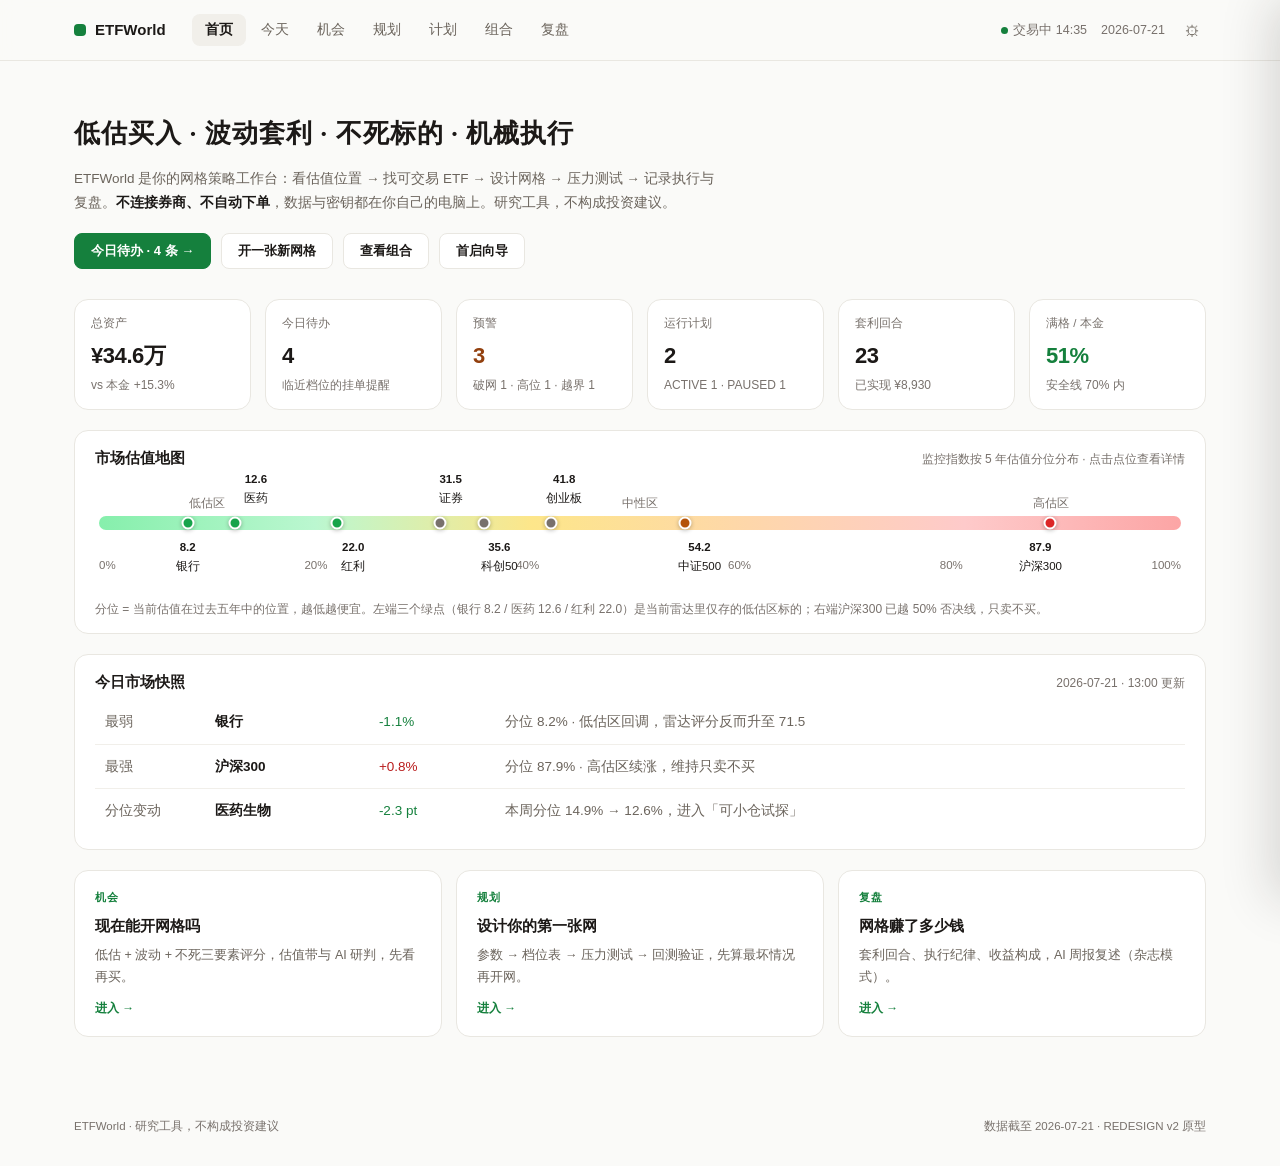
<file: prototypes/ETFW Redesign v2.html>
<!DOCTYPE html>
<!--
  ============================================================================
  ETFW Redesign v2 · 重设计静态原型（设计评审用，非生产代码）
  日期：2026-07-21
  方向：亮色极简骨架 + 中文优先 + 复盘页杂志模式（风格 A 为主、风格 B 为彩蛋场景）
  说明：
  - 单文件自包含：内联 <style> + 内联 <script>，无任何外部网络请求。
  - 视觉基于 prototypes/Style-A-Light.html，复盘页借鉴 Style-B-Editorial.html。
  - 全部内置 mock 数据，数字仅供演示，不构成投资建议。
  - 深链接：#portfolio / #plans/p512880 / #picks/bank / #onboarding
  ============================================================================
-->
<html lang="zh-CN">
<head>
<meta charset="UTF-8">
<meta name="viewport" content="width=device-width, initial-scale=1.0">
<title>ETFWorld · 网格策略（重设计 v2 原型）</title>
<style>
:root{
  --bg:#FAFAF8; --card:#FFFFFF; --line:#E9E7E1; --line2:#F1EFEA;
  --text:#1C1917; --muted:#6B645C; --faint:#78716C;
  --accent:#15803D; --accent-soft:#F0FDF4; --accent-ink:#166534;
  --red:#DC2626; --red-soft:#FEF2F2; --red-ink:#B91C1C;
  --amber:#B45309; --amber-soft:#FFFBEB; --amber-ink:#92400E;
  --blue:#2563EB; --blue-soft:#EFF6FF; --grey:#78716C; --grey-soft:#F5F5F4;
  --sans:-apple-system,BlinkMacSystemFont,'PingFang SC','Hiragino Sans GB','Microsoft YaHei',sans-serif;
  --serif:'Songti SC','STSong','Noto Serif SC','SimSun',serif;
  /* 杂志模式（复盘页） */
  --paper:#F6F2E8; --paper-card:#FCFAF3; --rule:#DCD5C3; --rule-soft:#E7E1D0;
  --ink:#2A2620; --ink2:#57503F; --seal:#B93A2B; --pine:#3F6B4F;
}
*{box-sizing:border-box;margin:0;padding:0;}
body{background:var(--bg);color:var(--text);font-family:var(--sans);font-size:14px;line-height:1.6;-webkit-font-smoothing:antialiased;}
button{font-family:inherit;}

/* ---------- 顶栏：轻、留白、中文为主 ---------- */
header{position:sticky;top:0;z-index:30;background:rgba(250,250,248,.88);backdrop-filter:blur(10px);border-bottom:1px solid var(--line);}
.hd{max-width:1180px;margin:0 auto;height:60px;display:flex;align-items:center;gap:26px;padding:0 24px;}
.brand{display:flex;align-items:center;gap:9px;font-weight:700;font-size:15px;}
.brand .sq{width:12px;height:12px;border-radius:4px;background:var(--accent);}
nav{display:flex;gap:2px;}
nav button{font-size:13.5px;color:var(--muted);background:none;border:none;padding:7px 13px;border-radius:8px;cursor:pointer;transition:.12s;}
nav button:hover{color:var(--text);background:var(--line2);}
nav button.active{color:var(--text);font-weight:600;background:var(--line2);}
.hd .right{margin-left:auto;display:flex;align-items:center;gap:14px;font-size:12.5px;color:var(--faint);}
.dot-live{width:7px;height:7px;border-radius:50%;background:var(--accent);display:inline-block;margin-right:5px;}
.gearwrap{position:relative;}
.gearbtn{background:none;border:none;font-size:15px;color:var(--muted);cursor:pointer;padding:6px;}
.gear-menu{position:absolute;top:34px;right:0;width:200px;background:var(--card);border-radius:10px;box-shadow:0 12px 36px rgba(28,25,23,.16);z-index:70;display:none;overflow:hidden;}
.gear-menu.show{display:block;}
.gear-menu button{display:block;width:100%;padding:10px 14px;background:none;border:none;border-bottom:1px solid var(--line2);color:var(--muted);font-size:12.5px;cursor:pointer;text-align:left;}
.gear-menu button:last-child{border-bottom:none;}
.gear-menu button:hover{background:var(--line2);color:var(--text);}

main{max-width:1180px;margin:0 auto;padding:30px 24px 80px;}
section.page{display:none;}
section.page.on{display:block;animation:fade .25s ease;}
@keyframes fade{from{opacity:0;}to{opacity:1;}}
@media(prefers-reduced-motion:reduce){section.page.on{animation:none;}}
.pagehead{margin-bottom:24px;display:flex;align-items:baseline;gap:14px;flex-wrap:wrap;}
.pagehead h1{font-size:24px;font-weight:700;letter-spacing:-.01em;}
.pagehead p{color:var(--muted);font-size:13.5px;margin-top:5px;flex-basis:100%;}
.pagehead .spacer{flex:1;}
.proto-tag{font-size:12px;color:#92400E;background:var(--amber-soft);border:1px solid #FDE68A;padding:2px 9px;border-radius:6px;}

/* ---------- 卡片 ---------- */
.card{background:var(--card);border:1px solid var(--line);border-radius:14px;margin-bottom:20px;overflow:hidden;}
.card-h{display:flex;align-items:baseline;justify-content:space-between;padding:16px 20px 0;gap:10px;flex-wrap:wrap;}
.card-h .t{font-size:14.5px;font-weight:600;}
.card-h .d{font-size:12px;color:var(--faint);font-variant-numeric:tabular-nums;}
.card-h .d b{color:var(--muted);}
.card-b{padding:12px 20px 16px;}
.note{font-size:12px;color:var(--faint);padding:0 20px 14px;line-height:1.7;}
.grid2{display:grid;grid-template-columns:1.3fr 1fr;gap:14px;}
.grid2 > .card{margin-bottom:0;}
@media(max-width:980px){.grid2{grid-template-columns:1fr;}}

/* ---------- 表格 ---------- */
table{width:100%;border-collapse:collapse;font-size:13.5px;}
th{font-size:11.5px;font-weight:500;color:var(--faint);text-align:right;padding:8px 10px;border-bottom:1px solid var(--line);}
th.l,td.l{text-align:left;}
td{padding:11px 10px;border-bottom:1px solid var(--line2);text-align:right;font-variant-numeric:tabular-nums;}
tr:last-child td{border-bottom:none;}
tbody tr{transition:.1s;}
tbody tr:hover{background:#FCFCFB;}
tr.clk{cursor:pointer;}
.sym{font-weight:600;}
.sym small{display:block;font-weight:400;color:var(--faint);font-size:11.5px;}

/* ---------- 元件 ---------- */
.dir{display:inline-flex;align-items:center;gap:6px;font-size:12.5px;font-weight:600;}
.dir i{width:7px;height:7px;border-radius:50%;}
.dir.buy{color:var(--accent);}.dir.buy i{background:var(--accent);}
.dir.sell{color:var(--red-ink);}.dir.sell i{background:var(--red);}
.chip{font-size:12px;font-weight:600;padding:2px 8px;border-radius:6px;white-space:nowrap;}
.chip.go{background:var(--accent-soft);color:var(--accent-ink);}
.chip.maybe{background:var(--amber-soft);color:var(--amber-ink);}
.chip.wait{background:var(--grey-soft);color:#57534E;}
.chip.no{background:var(--red-soft);color:var(--red-ink);}
.chip.blue{background:var(--blue-soft);color:#1D4ED8;}
.pill{font-size:12px;font-weight:600;padding:2px 8px;border-radius:6px;font-variant-numeric:tabular-nums;}
.pill.hot{background:var(--red-soft);color:var(--red-ink);}
.pill.warm{background:var(--amber-soft);color:var(--amber-ink);}
.btn{font-size:12.5px;font-weight:600;padding:6px 13px;border-radius:8px;border:1px solid var(--line);background:var(--card);color:var(--text);cursor:pointer;transition:.12s;white-space:nowrap;}
.btn:hover{border-color:#D6D3CB;background:#FCFCFB;}
.btn.primary{background:var(--accent);border-color:var(--accent);color:#fff;}
.btn.primary:hover{filter:brightness(1.05);}
.btn.danger{color:var(--red-ink);border-color:#FECACA;}
.btn.danger:hover{background:var(--red-soft);}
.btn.sm{padding:4px 10px;font-size:12px;}
.btnrow{display:flex;gap:10px;margin-top:14px;flex-wrap:wrap;}
.row{display:flex;align-items:center;gap:12px;padding:12px 20px;border-bottom:1px solid var(--line2);cursor:pointer;transition:.1s;}
.row:last-child{border-bottom:none;}
.row:hover{background:#FCFCFB;}
.rank{width:22px;height:22px;border-radius:7px;background:var(--accent-soft);color:var(--accent-ink);font-size:12px;font-weight:700;display:flex;align-items:center;justify-content:center;flex:none;font-variant-numeric:tabular-nums;}
.row .nm{font-weight:600;font-size:13.5px;}
.row .sub{font-size:12px;color:var(--faint);margin-top:1px;font-variant-numeric:tabular-nums;}
.row .sc{margin-left:auto;font-weight:700;font-variant-numeric:tabular-nums;}
.sc.good{color:var(--accent);}
.amt{font-variant-numeric:tabular-nums;font-weight:600;font-size:13px;}
.amt.up{color:var(--accent);}

/* ---------- 待办 / 提醒 / KPI ---------- */
.alerts{display:grid;grid-template-columns:repeat(3,1fr);gap:14px;margin-bottom:20px;}
@media(max-width:980px){.alerts{grid-template-columns:1fr;}}
.alert{border-radius:14px;padding:15px 17px;border:1px solid;}
.alert.crit{background:var(--red-soft);border-color:#FECACA;}
.alert.warnl{background:var(--amber-soft);border-color:#FDE68A;}
.alert .at{font-size:12.5px;font-weight:700;display:flex;align-items:center;gap:8px;}
.alert.crit .at{color:var(--red-ink);}.alert.warnl .at{color:var(--amber-ink);}
.alert .at .chip{margin-left:auto;}
.alert .ab{font-size:13px;line-height:1.65;margin-top:7px;color:#44403C;}
.alert .ab b{font-variant-numeric:tabular-nums;}
.alert .aa{margin-top:11px;display:flex;gap:8px;flex-wrap:wrap;}
.alert .btn{background:rgba(255,255,255,.75);}
.kpis{display:grid;grid-template-columns:repeat(6,1fr);gap:14px;margin-bottom:20px;}
@media(max-width:980px){.kpis{grid-template-columns:repeat(3,1fr);}}
.kpi{background:var(--card);border:1px solid var(--line);border-radius:14px;padding:14px 16px;}
.kpi .k{font-size:11.5px;color:var(--faint);}
.kpi .v{font-size:22px;font-weight:700;margin-top:5px;letter-spacing:-.02em;font-variant-numeric:tabular-nums;}
.kpi .v.sm{font-size:19px;}
.kpi .v.good{color:var(--accent);}.kpi .v.bad{color:var(--red-ink);}.kpi .v.warm{color:var(--amber-ink);}
.kpi .f{font-size:12px;color:var(--faint);margin-top:3px;}

/* ---------- 表单 ---------- */
.formgrid{display:grid;grid-template-columns:repeat(auto-fill,minmax(180px,1fr));gap:10px;}
.field label{display:block;font-size:11.5px;color:var(--muted);margin-bottom:6px;}
.field input,.field select{width:100%;background:var(--card);border:1px solid var(--line);border-radius:8px;color:var(--text);font-size:13.5px;padding:8px 10px;outline:none;font-variant-numeric:tabular-nums;transition:.12s;}
.field input:focus,.field select:focus{border-color:var(--accent);}

/* ---------- 破网处置三选一 ---------- */
.brk-opts{display:none;flex-direction:column;gap:8px;margin-top:11px;}
.brk-opts.show{display:flex;}
.brk-opt{border:1px solid var(--line);border-radius:10px;padding:11px 13px;cursor:pointer;transition:.12s;background:rgba(255,255,255,.65);}
.brk-opt:hover{border-color:#D6D3CB;}
.brk-opt.sel{border-color:var(--accent);background:var(--accent-soft);}
.brk-opt.sel.dangersel{border-color:var(--red-ink);background:var(--red-soft);}
.brk-opt .ot{font-size:13px;font-weight:700;display:flex;align-items:center;gap:9px;}
.brk-opt .ot .rad{width:13px;height:13px;border-radius:50%;border:1.5px solid #D6D3CB;flex:none;position:relative;background:#fff;}
.brk-opt.sel .ot .rad{border-color:var(--accent);}
.brk-opt.sel .ot .rad::after{content:'';position:absolute;inset:2.5px;border-radius:50%;background:var(--accent);}
.brk-opt.sel.dangersel .ot .rad{border-color:var(--red-ink);}
.brk-opt.sel.dangersel .ot .rad::after{background:var(--red);}
.brk-opt .cons{display:none;margin-top:8px;font-size:12px;line-height:1.7;color:var(--muted);border-top:1px dashed var(--line);padding-top:8px;}
.brk-opt.sel .cons{display:block;}
.brk-opt .cons b{color:var(--text);}

/* ---------- 档位棋盘 / 标尺 ---------- */
.board{display:flex;gap:7px;flex-wrap:wrap;}
.cell{width:60px;height:58px;border-radius:9px;border:1px solid var(--line);background:#FCFCFB;display:flex;flex-direction:column;align-items:center;justify-content:center;gap:3px;}
.cell .gno{font-size:12px;font-weight:700;font-variant-numeric:tabular-nums;}
.cell .gst{font-size:11px;color:var(--faint);}
.cell.st-wait{border-style:dashed;color:var(--faint);}
.cell.st-hold{background:var(--accent-soft);border-color:#86EFAC;color:var(--accent);}
.cell.st-hold .gst{color:var(--accent);}
.cell.st-sold{background:var(--grey-soft);border-color:#D6D3CB;color:var(--muted);}
.cell.st-sold .gst{color:var(--muted);}
.cell.st-keep{background:var(--amber-soft);border-color:#FCD34D;color:var(--amber-ink);}
.cell.st-keep .gst{color:var(--amber-ink);}
.board-legend{display:flex;gap:16px;flex-wrap:wrap;margin-top:12px;font-size:11.5px;color:var(--muted);}
.board-legend span{display:flex;align-items:center;gap:6px;}
.board-legend i{width:11px;height:11px;border-radius:3px;display:inline-block;border:1px solid;}
.ruler{position:relative;height:48px;margin:10px 4px 0;}
.ruler .track{position:absolute;left:0;right:0;top:20px;height:6px;border-radius:3px;background:linear-gradient(90deg,#FECACA,#FDE68A,#BBF7D0);}
.ruler .ticklab{position:absolute;top:32px;transform:translateX(-50%);font-size:11.5px;color:var(--faint);white-space:nowrap;font-variant-numeric:tabular-nums;}
.ruler .cur{position:absolute;top:0;transform:translateX(-50%);text-align:center;}
.ruler .cur .pin{width:3px;height:26px;background:var(--text);border-radius:2px;margin:4px auto 0;}
.ruler .cur .curlab{font-size:11.5px;font-weight:700;color:#fff;background:var(--text);border-radius:5px;padding:1px 8px;display:inline-block;font-variant-numeric:tabular-nums;}

/* ---------- 安全线 / 占比条 ---------- */
.safe-wrap{padding:8px 4px 0;}
.safe-scale{position:relative;height:12px;border-radius:6px;background:var(--line2);margin-top:28px;}
.safe-fill{position:absolute;left:0;top:0;bottom:0;border-radius:6px;background:#86EFAC;}
.safe-warnline{position:absolute;top:-5px;bottom:-5px;width:0;border-left:2px dashed var(--red);}
.safe-warnlab{position:absolute;top:-24px;transform:translateX(-50%);font-size:11.5px;color:var(--red-ink);white-space:nowrap;}
.safe-ptr{position:absolute;top:-7px;transform:translateX(-50%);text-align:center;}
.safe-ptr .pv{font-size:13px;font-weight:700;color:var(--accent);background:var(--accent-soft);border:1px solid #86EFAC;border-radius:6px;padding:2px 9px;font-variant-numeric:tabular-nums;}
.safe-ptr .pd{width:2px;height:13px;background:var(--accent);margin:2px auto 0;}
.safe-ticks{display:flex;justify-content:space-between;font-size:11.5px;color:var(--faint);margin-top:9px;font-variant-numeric:tabular-nums;}
.acct-bar{display:flex;height:32px;border-radius:9px;overflow:hidden;border:1px solid var(--line);}
.acct-bar i{display:block;height:100%;}
.acct-legend{display:flex;gap:18px;flex-wrap:wrap;margin-top:12px;}
.acct-leg{display:flex;align-items:center;gap:8px;font-size:12.5px;}
.acct-leg .sw{width:10px;height:10px;border-radius:3px;flex:none;}
.acct-leg .pc{color:var(--muted);font-size:12px;font-variant-numeric:tabular-nums;}

/* 嵌入卡片内的扁平 KPI（避免卡片套卡片） */
.kpis.flat{gap:0;}
.kpis.flat .kpi{border:none;border-radius:0;background:transparent;border-right:1px solid var(--line2);padding:10px 14px;}
.kpis.flat .kpi:last-child{border-right:none;}

/* ---------- 右侧抽屉 ---------- */
#backdrop{position:fixed;inset:0;background:rgba(28,25,23,.32);z-index:64;opacity:0;pointer-events:none;transition:opacity .18s;}
#backdrop.show{opacity:1;pointer-events:auto;}
#drawer{position:fixed;top:0;right:0;bottom:0;width:470px;max-width:94vw;background:var(--bg);z-index:65;transform:translateX(102%);transition:transform .22s ease;display:flex;flex-direction:column;box-shadow:-18px 0 48px rgba(28,25,23,.16);}
#drawer.open{transform:translateX(0);}
.dr-head{padding:18px 20px 14px;border-bottom:1px solid var(--line);background:var(--card);}
.dr-hrow{display:flex;align-items:center;gap:10px;}
.dr-hrow .nm{font-size:18px;font-weight:700;}
.dr-hrow .cd{font-size:11.5px;color:var(--faint);font-variant-numeric:tabular-nums;}
.dr-x{margin-left:auto;width:27px;height:27px;border:1px solid var(--line);background:var(--card);color:var(--muted);border-radius:7px;cursor:pointer;font-size:12px;}
.dr-x:hover{color:var(--text);}
.dr-chips{display:flex;gap:8px;margin-top:10px;flex-wrap:wrap;}
.dr-body{flex:1;overflow-y:auto;padding:18px 20px 20px;}
.dr-sec{margin-bottom:22px;}
.dr-sec .st{font-size:12px;font-weight:700;color:var(--muted);letter-spacing:.05em;margin-bottom:11px;}
.dr-foot{padding:12px 20px;border-top:1px solid var(--line);display:flex;gap:10px;background:var(--card);}
.dr-foot .btn{flex:1;text-align:center;padding:9px;}
.kv2{display:grid;grid-template-columns:1fr 1fr;gap:9px;}
.kv2 .it{background:var(--card);border:1px solid var(--line);border-radius:10px;padding:10px 12px;}
.kv2 .k{font-size:10.5px;color:var(--faint);}
.kv2 .vv{font-size:15px;font-weight:700;margin-top:3px;font-variant-numeric:tabular-nums;}
.kv2 .vv small{font-size:10.5px;color:var(--faint);font-weight:400;}
.vband{display:grid;grid-template-columns:56px 1fr 52px;align-items:center;gap:10px;padding:6px 0;}
.vband .vl{font-size:11.5px;color:var(--muted);}
.vband .vt{height:9px;background:var(--line2);border-radius:4px;overflow:hidden;}
.vband .vt i{display:block;height:100%;border-radius:4px;}
.vband .vv{font-size:11.5px;font-weight:700;text-align:right;font-variant-numeric:tabular-nums;}

/* ---------- AI 块 ---------- */
.ai-block{border:1px solid #BBF7D0;background:var(--accent-soft);border-radius:12px;padding:14px 16px;margin-top:12px;display:none;}
.ai-block.show{display:block;}
.ai-block .ai-t{font-size:12px;font-weight:700;color:var(--accent);display:flex;align-items:center;gap:8px;}
.ai-block .ai-sec{margin-top:11px;}
.ai-block .ai-k{font-size:11.5px;font-weight:700;color:var(--amber-ink);letter-spacing:.04em;margin-bottom:4px;}
.ai-block .ai-p{font-size:12.5px;line-height:1.8;}
.ai-block .ai-p.mute{color:var(--muted);}
.ai-block .ai-disc{margin-top:12px;font-size:10.5px;color:var(--faint);line-height:1.6;border-top:1px dashed #BBF7D0;padding-top:9px;}

/* ---------- 空状态 ---------- */
.empty3{display:grid;grid-template-columns:repeat(3,1fr);gap:14px;}
@media(max-width:980px){.empty3{grid-template-columns:1fr;}}
.empty-card{background:var(--card);border:1px dashed #D6D3CB;border-radius:14px;padding:28px 22px;text-align:center;}
.empty-card .ic{font-size:22px;color:var(--faint);}
.empty-card .et{font-size:14px;font-weight:700;margin-top:12px;}
.empty-card .ed{font-size:12.5px;color:var(--muted);line-height:1.8;margin-top:8px;}
.empty-card .btn{margin-top:15px;}

/* ---------- 弹层 ---------- */
#modal{position:fixed;inset:0;z-index:75;background:rgba(28,25,23,.38);display:none;align-items:center;justify-content:center;}
#modal.show{display:flex;}
.modal-card{width:min(460px,92vw);background:var(--card);border-radius:14px;box-shadow:0 20px 54px rgba(28,25,23,.22);overflow:hidden;}
.modal-head{display:flex;align-items:center;justify-content:space-between;padding:14px 18px;border-bottom:1px solid var(--line);}
.modal-head .t{font-size:13.5px;font-weight:700;}
.modal-body{padding:16px 18px;}
.modal-foot{display:flex;gap:10px;justify-content:flex-end;padding:13px 18px;border-top:1px solid var(--line);}

/* ---------- toast ---------- */
#toast{position:fixed;bottom:26px;left:50%;transform:translateX(-50%) translateY(14px);opacity:0;display:flex;align-items:center;gap:10px;background:var(--text);color:#FAFAF8;padding:11px 16px;font-size:12.5px;transition:.22s ease;max-width:86vw;z-index:80;border-radius:10px;pointer-events:none;box-shadow:0 10px 30px rgba(28,25,23,.22);}
#toast.show{opacity:1;transform:translateX(-50%) translateY(0);pointer-events:auto;}
#toast b{color:#FCD34D;}
#toast .t-act{border:none;background:var(--accent);color:#fff;font-size:11.5px;font-weight:600;padding:5px 11px;border-radius:6px;cursor:pointer;flex:none;}
#toast .t-act:hover{filter:brightness(1.1);}

/* ---------- 首启向导 ---------- */
#onboard{position:fixed;inset:0;z-index:90;background:var(--bg);display:none;overflow-y:auto;}
#onboard.show{display:block;}
.ob-wrap{max-width:620px;margin:0 auto;padding:60px 20px 90px;}
.ob-brand{display:flex;align-items:center;gap:10px;font-weight:700;font-size:16px;}
.ob-brand .sq{width:14px;height:14px;border-radius:4px;background:var(--accent);}
.ob-steps{display:flex;gap:8px;margin:28px 0 22px;}
.ob-dot{flex:1;height:4px;border-radius:2px;background:var(--line);}
.ob-dot.done{background:var(--accent);}
.ob-dot.cur{background:#FCD34D;}
.ob-card{background:var(--card);border:1px solid var(--line);border-radius:16px;padding:28px;}
.ob-kick{font-size:11px;font-weight:700;letter-spacing:.05em;color:var(--accent);}
.ob-h{font-size:23px;font-weight:700;margin-top:10px;line-height:1.45;}
.ob-p{font-size:14px;color:var(--muted);line-height:1.85;margin-top:13px;}
.ob-p b{color:var(--text);}
.ob-disc{border:1px solid var(--line);background:var(--bg);border-radius:10px;padding:14px 16px;margin-top:18px;font-size:12.5px;color:var(--muted);line-height:1.8;max-height:150px;overflow-y:auto;}
.ob-check{display:flex;gap:10px;align-items:flex-start;margin-top:16px;cursor:pointer;user-select:none;font-size:13.5px;}
.ob-check input{display:none;}
.ob-check .cb{width:17px;height:17px;border:1.5px solid #D6D3CB;border-radius:5px;flex:none;position:relative;background:#fff;margin-top:1px;}
.ob-check input:checked + .cb{background:var(--accent);border-color:var(--accent);}
.ob-check input:checked + .cb::after{content:'';position:absolute;left:5px;top:2px;width:5px;height:9px;border:solid #fff;border-width:0 2px 2px 0;transform:rotate(45deg);}
.ob-actions{display:flex;gap:11px;margin-top:24px;}
.ob-btn{flex:1;font-size:15px;font-weight:700;padding:13px;border-radius:10px;border:1px solid var(--line);background:var(--card);color:var(--text);cursor:pointer;}
.ob-btn.primary{background:var(--accent);border-color:var(--accent);color:#fff;}
.ob-btn.primary:hover{filter:brightness(1.06);}
.ob-btn:disabled{opacity:.4;cursor:default;}
.ob-field label{display:block;font-size:12.5px;color:var(--muted);margin-bottom:7px;}
.ob-field input{width:100%;background:var(--bg);border:1px solid var(--line);border-radius:9px;color:var(--text);font-size:15px;padding:11px 13px;outline:none;font-variant-numeric:tabular-nums;}
.ob-field input:focus{border-color:var(--accent);}
.ob-link{font-size:12.5px;color:var(--accent);margin-top:9px;display:inline-block;cursor:pointer;font-weight:600;}
.ob-testrow{display:flex;align-items:center;gap:12px;margin-top:16px;}
.ob-test{font-size:12.5px;font-weight:600;padding:9px 16px;border-radius:8px;border:1px solid #86EFAC;background:var(--accent-soft);color:var(--accent);cursor:pointer;}
.ob-teststat{font-size:12px;color:var(--muted);}
.ob-teststat.ok{color:var(--accent);}
.ob-prog{height:10px;border-radius:5px;background:var(--line2);overflow:hidden;margin-top:18px;}
.ob-prog i{display:block;height:100%;width:0;background:var(--accent);border-radius:5px;transition:width .25s;}
.ob-plog{font-size:12px;color:var(--muted);margin-top:12px;line-height:2;min-height:66px;font-variant-numeric:tabular-nums;}
.ob-plog .ok{color:var(--accent);}

/* ---------- 首页：欢迎带 / 快照 / 估值地图 / 导览 ---------- */
.hero{padding:22px 0 8px;}
.hero .phil{font-family:var(--serif);font-size:26px;font-weight:700;letter-spacing:.04em;color:var(--text);}
.hero .sub{font-size:13.5px;color:var(--muted);margin-top:12px;line-height:1.8;max-width:640px;}
.hero .sub b{color:var(--text);}
.hero .cta{display:flex;gap:10px;margin-top:18px;flex-wrap:wrap;}
.hero .cta .btn{padding:8px 16px;font-size:13px;}
.vmap{padding:34px 4px 8px;}
.vmap-scale{position:relative;height:14px;border-radius:7px;
  background:linear-gradient(90deg,#86EFAC 0%,#BBF7D0 20%,#FDE68A 40%,#FED7AA 60%,#FECACA 80%,#FCA5A5 100%);}
.vmap-zone{position:absolute;top:-22px;font-size:11.5px;color:var(--faint);transform:translateX(-50%);white-space:nowrap;}
.vmap-dot{position:absolute;top:50%;transform:translate(-50%,-50%);width:13px;height:13px;border-radius:50%;border:2.5px solid #fff;box-shadow:0 1px 4px rgba(28,25,23,.3);cursor:pointer;transition:transform .12s;}
.vmap-dot::after{content:'';position:absolute;inset:-8px;border-radius:50%;}
.vmap-dot:hover{transform:translate(-50%,-50%) scale(1.35);}
.vmap-lab{position:absolute;top:22px;transform:translateX(-50%);font-size:11.5px;color:var(--text);white-space:nowrap;cursor:pointer;}
.vmap-lab:hover{color:var(--text);}
.vmap-lab b{display:block;text-align:center;font-variant-numeric:tabular-nums;}
.vmap-lab.up{top:-46px;}
.vmap-lab.up b{color:var(--text);}
.vmap-ticks{display:flex;justify-content:space-between;font-size:11.5px;color:var(--faint);margin-top:26px;font-variant-numeric:tabular-nums;}
.fcards{display:grid;grid-template-columns:repeat(3,1fr);gap:14px;}
@media(max-width:980px){.fcards{grid-template-columns:1fr;}}
.fcard{background:var(--card);border:1px solid var(--line);border-radius:14px;padding:18px 20px;cursor:pointer;transition:.12s;}
.fcard:hover{border-color:#D6D3CB;transform:translateY(-2px);}
.fcard .fk{font-size:11px;font-weight:700;color:var(--accent);letter-spacing:.05em;}
.fcard .ft{font-size:15px;font-weight:700;margin-top:8px;}
.fcard .fd{font-size:12.5px;color:var(--muted);line-height:1.7;margin-top:7px;}
.fcard .fa{font-size:12px;color:var(--accent);font-weight:600;margin-top:11px;}

/* ---------- 杂志模式（复盘页专属 · 风格 B 彩蛋场景） ---------- */
.ed{background:var(--paper);margin:-30px -24px -80px;padding:30px 24px 80px;min-height:calc(100vh - 60px);}
.ed .pagehead{border-bottom:1px solid var(--rule);padding-bottom:16px;}
.ed .pagehead h1{font-family:var(--serif);letter-spacing:.08em;}
.ed .pagehead p{color:var(--ink2);}
.ed-sec{background:var(--paper-card);border:1px solid var(--rule);border-radius:4px;margin-bottom:22px;overflow:hidden;}
.ed-h{display:flex;align-items:baseline;gap:12px;padding:14px 20px;border-bottom:1px solid var(--rule);}
.ed-h .no{font-family:var(--serif);font-size:16px;font-weight:700;color:var(--seal);}
.ed-h .t{font-family:var(--serif);font-size:15.5px;font-weight:700;letter-spacing:.05em;color:var(--ink);}
.ed-h .d{margin-left:auto;font-size:12px;color:#6F6857;}
.ed table th{color:#6F6857;border-bottom:1px solid var(--rule);}
.ed table td{border-bottom:1px solid var(--rule-soft);}
.ed table tbody tr:hover{background:rgba(42,38,32,.03);}
.ed-kpis{display:grid;grid-template-columns:repeat(4,1fr);}
.ed-kpi{padding:16px 20px;border-right:1px solid var(--rule-soft);}
.ed-kpi:last-child{border-right:none;}
.ed-kpi .k{font-size:11px;color:#6F6857;letter-spacing:.05em;}
.ed-kpi .v{font-family:var(--serif);font-size:26px;font-weight:700;margin-top:6px;color:var(--ink);font-variant-numeric:tabular-nums;}
.ed-kpi .v.pine{color:var(--pine);}.ed-kpi .v.seal{color:var(--seal);}.ed-kpi .v.amber{color:var(--amber-ink);}
.ed-kpi .f{font-size:12px;color:#6F6857;margin-top:3px;}
.ed-note{font-size:12px;color:#6F6857;padding:10px 20px 14px;line-height:1.75;}
.ed-note::before{content:'注：';font-weight:600;}
.ed .ai-week{display:none;margin:0 20px 16px;background:#FCFAF3;border:1px solid var(--rule);border-radius:4px;padding:18px 20px;}
.ed .ai-week.show{display:block;}
.ed .ai-week .wt{font-family:var(--serif);font-size:16px;font-weight:700;color:var(--ink);letter-spacing:.06em;border-bottom:1px solid var(--rule);padding-bottom:10px;display:flex;align-items:baseline;gap:10px;}
.ed .ai-week .wt .sub{font-size:12px;color:#6F6857;font-family:var(--sans);font-weight:400;letter-spacing:0;}
.ed .ai-week .wk-sec{margin-top:14px;}
.ed .ai-week .wk-k{font-family:var(--serif);font-weight:700;font-size:13.5px;color:var(--seal);letter-spacing:.06em;}
.ed .ai-week .wk-p{font-size:13.5px;color:var(--ink2);line-height:2;margin-top:6px;text-align:justify;text-justify:inter-ideograph;}
.ed .ai-week .wk-disc{margin-top:16px;font-size:12px;color:#6F6857;border-top:1px dashed var(--rule);padding-top:10px;line-height:1.7;}
</style>
</head>
<body>
<header><div class="hd">
  <div class="brand"><span class="sq"></span>ETFWorld</div>
  <nav id="nav" aria-label="主导航">
    <button data-tab="home" class="active">首页</button>
    <button data-tab="today">今天</button>
    <button data-tab="picks">机会</button>
    <button data-tab="planner">规划</button>
    <button data-tab="plans">计划</button>
    <button data-tab="portfolio">组合</button>
    <button data-tab="review">复盘</button>
  </nav>
  <div class="right">
    <span><span class="dot-live"></span>交易中 14:35</span><span>2026-07-21</span>
    <div class="gearwrap">
      <button class="gearbtn" id="gearbtn" title="设置与原型演示" aria-label="设置">⚙</button>
      <div class="gear-menu" id="gearmenu">
        <button onclick="menuGo('states')">▦ 空状态演示</button>
        <button onclick="menuGo('onboarding')">⇢ 首启向导</button>
        <button onclick="menuAbout()">ⓘ 关于本原型</button>
      </div>
    </div>
  </div>
</div></header>

<main>
<!-- ==================== 首页 HOME ==================== -->
<section class="page on" id="page-home">
  <div class="hero">
    <div class="phil">低估买入 · 波动套利 · 不死标的 · 机械执行</div>
    <div class="sub">ETFWorld 是你的网格策略工作台：看估值位置 → 找可交易 ETF → 设计网格 → 压力测试 → 记录执行与复盘。<b>不连接券商、不自动下单</b>，数据与密钥都在你自己的电脑上。研究工具，不构成投资建议。</div>
    <div class="cta">
      <button class="btn primary" onclick="switchTab('today')">今日待办 · 4 条 →</button>
      <button class="btn" onclick="switchTab('planner')">开一张新网格</button>
      <button class="btn" onclick="switchTab('portfolio')">查看组合</button>
      <button class="btn" onclick="openOnboard()">首启向导</button>
    </div>
  </div>

  <div class="kpis" style="margin-top:22px;">
    <div class="kpi" onclick="switchTab('portfolio')" style="cursor:pointer;"><div class="k">总资产</div><div class="v">¥34.6万</div><div class="f">vs 本金 +15.3%</div></div>
    <div class="kpi" onclick="switchTab('today')" style="cursor:pointer;"><div class="k">今日待办</div><div class="v">4</div><div class="f">临近档位的挂单提醒</div></div>
    <div class="kpi" onclick="switchTab('today')" style="cursor:pointer;"><div class="k">预警</div><div class="v warm">3</div><div class="f">破网 1 · 高位 1 · 越界 1</div></div>
    <div class="kpi" onclick="switchTab('plans')" style="cursor:pointer;"><div class="k">运行计划</div><div class="v">2</div><div class="f">ACTIVE 1 · PAUSED 1</div></div>
    <div class="kpi" onclick="switchTab('review')" style="cursor:pointer;"><div class="k">套利回合</div><div class="v">23</div><div class="f">已实现 ¥8,930</div></div>
    <div class="kpi" onclick="switchTab('portfolio')" style="cursor:pointer;"><div class="k">满格 / 本金</div><div class="v good">51%</div><div class="f">安全线 70% 内</div></div>
  </div>

  <div class="card" style="margin-top:4px;">
    <div class="card-h"><div class="t">市场估值地图</div><div class="d">监控指数按 5 年估值分位分布 · 点击点位查看详情</div></div>
    <div class="card-b">
      <div class="vmap">
        <div class="vmap-scale">
          <span class="vmap-zone" style="left:10%;">低估区</span>
          <span class="vmap-zone" style="left:50%;">中性区</span>
          <span class="vmap-zone" style="left:88%;">高估区</span>
          <span class="vmap-dot" style="left:8.2%;background:#16A34A;" onclick="openDrawer('bank')"></span>
          <span class="vmap-lab" style="left:8.2%;" onclick="openDrawer('bank')"><b>8.2</b>银行</span>
          <span class="vmap-dot" style="left:12.6%;background:#16A34A;" onclick="openDrawer('med')"></span>
          <span class="vmap-lab up" style="left:14.5%;" onclick="openDrawer('med')"><b>12.6</b>医药</span>
          <span class="vmap-dot" style="left:22%;background:#16A34A;" onclick="openDrawer('hongli')"></span>
          <span class="vmap-lab" style="left:23.5%;" onclick="openDrawer('hongli')"><b>22.0</b>红利</span>
          <span class="vmap-dot" style="left:31.5%;background:#78716C;" onclick="openDrawer('sec')"></span>
          <span class="vmap-lab up" style="left:32.5%;" onclick="openDrawer('sec')"><b>31.5</b>证券</span>
          <span class="vmap-dot" style="left:35.6%;background:#78716C;" onclick="openDrawer('star50')"></span>
          <span class="vmap-lab" style="left:37%;" onclick="openDrawer('star50')"><b>35.6</b>科创50</span>
          <span class="vmap-dot" style="left:41.8%;background:#78716C;" onclick="openDrawer('cyb')"></span>
          <span class="vmap-lab up" style="left:43%;" onclick="openDrawer('cyb')"><b>41.8</b>创业板</span>
          <span class="vmap-dot" style="left:54.2%;background:#B45309;" onclick="openDrawer('zz500')"></span>
          <span class="vmap-lab" style="left:55.5%;" onclick="openDrawer('zz500')"><b>54.2</b>中证500</span>
          <span class="vmap-dot" style="left:87.9%;background:#DC2626;" onclick="openDrawer('hs300')"></span>
          <span class="vmap-lab" style="left:87%;" onclick="openDrawer('hs300')"><b>87.9</b>沪深300</span>
        </div>
        <div class="vmap-ticks"><span>0%</span><span>20%</span><span>40%</span><span>60%</span><span>80%</span><span>100%</span></div>
      </div>
    </div>
    <div class="note">分位 = 当前估值在过去五年中的位置，越低越便宜。左端三个绿点（银行 8.2 / 医药 12.6 / 红利 22.0）是当前雷达里仅存的低估区标的；右端沪深300 已越 50% 否决线，只卖不买。</div>
  </div>

  <div class="card">
    <div class="card-h"><div class="t">今日市场快照</div><div class="d">2026-07-21 · 13:00 更新</div></div>
    <div class="card-b" style="padding-top:6px;">
      <table>
        <tbody>
          <tr><td class="l" style="color:var(--muted);width:110px;">最弱</td><td class="l"><span class="sym">银行</span></td><td class="l" style="color:var(--accent);">-1.1%</td><td class="l" style="color:var(--muted);">分位 8.2% · 低估区回调，雷达评分反而升至 71.5</td></tr>
          <tr><td class="l" style="color:var(--muted);">最强</td><td class="l"><span class="sym">沪深300</span></td><td class="l" style="color:var(--red-ink);">+0.8%</td><td class="l" style="color:var(--muted);">分位 87.9% · 高估区续涨，维持只卖不买</td></tr>
          <tr><td class="l" style="color:var(--muted);">分位变动</td><td class="l"><span class="sym">医药生物</span></td><td class="l" style="color:var(--accent);">-2.3 pt</td><td class="l" style="color:var(--muted);">本周分位 14.9% → 12.6%，进入「可小仓试探」</td></tr>
        </tbody>
      </table>
    </div>
  </div>

  <div class="fcards" style="margin-top:20px;">
    <div class="fcard" onclick="switchTab('picks')"><div class="fk">机会</div><div class="ft">现在能开网格吗</div><div class="fd">低估 + 波动 + 不死三要素评分，估值带与 AI 研判，先看再买。</div><div class="fa">进入 →</div></div>
    <div class="fcard" onclick="switchTab('planner')"><div class="fk">规划</div><div class="ft">设计你的第一张网</div><div class="fd">参数 → 档位表 → 压力测试 → 回测验证，先算最坏情况再开网。</div><div class="fa">进入 →</div></div>
    <div class="fcard" onclick="switchTab('review')"><div class="fk">复盘</div><div class="ft">网格赚了多少钱</div><div class="fd">套利回合、执行纪律、收益构成，AI 周报复述（杂志模式）。</div><div class="fa">进入 →</div></div>
  </div>
</section>

<!-- ==================== 今天 ==================== -->
<section class="page" id="page-today">
  <div class="pagehead">
    <h1>今天</h1><span class="proto-tag">REDESIGN v2 PROTO · 评审用</span>
    <p>先看今天要做什么，再看组合与机会 · 周二，收盘前 25 分钟</p>
  </div>

  <div class="card">
    <div class="card-h"><div class="t">今日待办</div><div class="d">距现价 &lt;2% 的档位 · <b>4 条</b></div></div>
    <div class="card-b" style="padding-left:10px;padding-right:10px;">
      <table>
        <thead><tr><th class="l">方向</th><th class="l">标的</th><th>档位价</th><th>份额</th><th>金额</th><th class="l">所属计划</th><th>距触发</th><th class="l"></th></tr></thead>
        <tbody>
          <tr class="clk" onclick="toast('已标记：待手动下单（演示）')"><td class="l"><span class="dir sell"><i></i>卖出</span></td><td class="l"><span class="sym">沪深300ETF<small>510300</small></span></td><td>4.680</td><td>2,200</td><td>10,296</td><td class="l" style="color:var(--muted);">300网格 v2.0</td><td><span class="pill hot">0.6%</span></td><td class="l"><button class="btn sm">知道了</button></td></tr>
          <tr class="clk" onclick="toast('已标记：待手动下单（演示）')"><td class="l"><span class="dir buy"><i></i>买入</span></td><td class="l"><span class="sym">红利ETF<small>510880</small></span></td><td>2.831</td><td>3,500</td><td>9,909</td><td class="l" style="color:var(--muted);">红利网格 v1.0</td><td><span class="pill warm">1.4%</span></td><td class="l"><button class="btn sm">知道了</button></td></tr>
          <tr class="clk" onclick="toast('已标记：待手动下单（演示）')"><td class="l"><span class="dir buy"><i></i>买入</span></td><td class="l"><span class="sym">医药ETF<small>512010</small></span></td><td>0.418</td><td>24,000</td><td>10,032</td><td class="l" style="color:var(--muted);">医药网格 v1.0</td><td><span class="pill warm">1.2%</span></td><td class="l"><button class="btn sm">知道了</button></td></tr>
          <tr class="clk" onclick="toast('已标记：待手动下单（演示）')"><td class="l"><span class="dir sell"><i></i>卖出</span></td><td class="l"><span class="sym">沪深300ETF<small>510300</small></span></td><td>4.740</td><td>2,100</td><td>9,954</td><td class="l" style="color:var(--muted);">300网格 v2.0</td><td><span class="pill warm">1.9%</span></td><td class="l"><button class="btn sm">知道了</button></td></tr>
        </tbody>
      </table>
    </div>
    <div class="note">网格不自动下单，待办只负责提醒，纪律由你执行。每行：方向 · 标的 · 档位价 × 份额 = 金额 · 所属计划 · 距现价。</div>
  </div>

  <div class="alerts">
    <div class="alert crit">
      <div class="at">破网<span class="chip no">证券网格</span></div>
      <div class="ab">证券ETF 现价 <b>0.842</b>，已跌破最低档 G10 <b>0.868</b>（网外 -3.0%）。网格已失效，不会再产生新买卖，需人工选择处置方式。</div>
      <div class="aa"><button class="btn sm danger" onclick="toggleBrk('brk-today')">处置 ▸</button></div>
      <div class="brk-opts" id="brk-today">
        <div class="brk-opt" onclick="selBrk(this)"><div class="ot"><span class="rad"></span>装死持有</div><div class="cons">持仓不再买卖，等价格回到网内（≥0.868）自动恢复网格。代价：<b>期间无网格收益</b>，资金被占用；好处：不确认亏损，不追加投入。</div></div>
        <div class="brk-opt" onclick="selBrk(this)"><div class="ot"><span class="rad"></span>向下接网</div><div class="cons">以现价 0.842 为新基准向下补挂新格。需 <b>追加资金约 ¥36,000</b>，摊低成本、延续套利；代价：单一品种敞口加大，若继续下跌占用更多本金。</div></div>
        <div class="brk-opt" onclick="selBrk(this,true)"><div class="ot"><span class="rad"></span>止损归档</div><div class="cons">按现价卖出全部网格持仓，<b>确认亏损约 ¥-6,420</b>，计划转入已归档。代价：亏损落地；好处：释放 ¥5.9 万占用资金，结束纪律消耗。</div></div>
      </div>
    </div>
    <div class="alert warnl">
      <div class="at">高位运行<span class="chip maybe">红利网格</span></div>
      <div class="ab">红利ETF 现价 <b>3.072</b>，高于基准价 <b>2.980</b>（+3.1%），网格整体偏离原位。继续上涨将卖无可卖、买无可买。</div>
      <div class="aa"><button class="btn sm" onclick="rebaseToast()">↑ 上移重开</button></div>
    </div>
    <div class="alert warnl">
      <div class="at">估值越界<span class="chip maybe">300网格 v2.0</span></div>
      <div class="ab">沪深300 估值分位 <b>87.9%</b>，已涨过 50% 警戒线。建议买入侧暂停，只卖不买；新增资金勿在此位置开网。</div>
      <div class="aa"><button class="btn sm" onclick="switchTab('picks')">去机会页看看 →</button></div>
    </div>
  </div>

  <div class="kpis">
    <div class="kpi"><div class="k">总资产</div><div class="v">¥34.6万</div><div class="f">vs 本金 +15.3%</div></div>
    <div class="kpi"><div class="k">本金</div><div class="v">¥30万</div><div class="f">2 笔入金 · 无出金</div></div>
    <div class="kpi"><div class="k">底仓</div><div class="v">8.2万</div><div class="f">成本口径 · 3 只</div></div>
    <div class="kpi"><div class="k">网格占用</div><div class="v">15.2万</div><div class="f">2 个计划已投入</div></div>
    <div class="kpi"><div class="k">现金</div><div class="v">6.8万</div><div class="f">可用弹药</div></div>
    <div class="kpi"><div class="k">满格 / 本金</div><div class="v good">51%</div><div class="f">安全线 70% 内</div></div>
  </div>

  <div class="grid2">
    <div class="card">
      <div class="card-h"><div class="t">机会精选</div><button class="btn sm" onclick="switchTab('picks')">全部 →</button></div>
      <div class="card-b" style="padding:8px 0 10px;">
        <div class="row" onclick="switchTab('picks');openDrawer('bank')"><span class="rank">1</span><div style="flex:1;min-width:0;"><div class="nm">银行 <span class="chip go">适合开启</span></div><div class="sub">估值分位 8.2% · 年化波动 18.4% · 建议格距 4%</div></div><div class="sc good">71.5</div></div>
        <div class="row" onclick="switchTab('picks');openDrawer('hongli')"><span class="rank">2</span><div style="flex:1;min-width:0;"><div class="nm">中证红利 <span class="chip go">适合开启</span></div><div class="sub">估值分位 22.0% · 年化波动 15.2% · 建议格距 4%</div></div><div class="sc good">68.4</div></div>
        <div class="row" onclick="switchTab('picks');openDrawer('med')"><span class="rank" style="background:var(--amber-soft);color:var(--amber-ink);">3</span><div style="flex:1;min-width:0;"><div class="nm">医药生物 <span class="chip maybe">可小仓试探</span></div><div class="sub">估值分位 12.6% · 年化波动 24.7% · 建议格距 5%</div></div><div class="sc" style="color:var(--amber-ink);">63.2</div></div>
      </div>
    </div>
    <div class="card">
      <div class="card-h"><div class="t">最新成交</div><button class="btn sm" onclick="switchTab('plans')">计划 →</button></div>
      <div class="card-b" style="padding:8px 0 10px;">
        <div class="row"><span class="dir sell"><i></i></span><div style="flex:1;min-width:0;"><div class="nm">沪深300ETF <span style="color:var(--faint);font-size:11.5px;">G3</span></div><div class="sub">07-18 · 3.790 × 2,600 · 300网格 v2.0</div></div><div class="amt up">+518</div></div>
        <div class="row"><span class="dir buy"><i></i></span><div style="flex:1;min-width:0;"><div class="nm">红利ETF <span style="color:var(--faint);font-size:11.5px;">G1</span></div><div class="sub">07-15 · 2.831 × 3,500 · 红利网格 v1.0</div></div><div class="amt">9,909</div></div>
        <div class="row"><span class="dir sell"><i></i></span><div style="flex:1;min-width:0;"><div class="nm">红利ETF <span style="color:var(--faint);font-size:11.5px;">G2 · 留存入库</span></div><div class="sub">07-09 · 2.980 × 2,400 · 红利网格 v1.0</div></div><div class="amt up">+698</div></div>
        <div class="row"><span class="dir buy"><i></i></span><div style="flex:1;min-width:0;"><div class="nm">证券ETF <span style="color:var(--faint);font-size:11.5px;">G10 · 破网前</span></div><div class="sub">07-02 · 0.868 × 11,500 · 证券网格 v1.0</div></div><div class="amt">9,982</div></div>
      </div>
    </div>
  </div>
</section>

<!-- ==================== 机会 ==================== -->
<section class="page" id="page-picks">
  <div class="pagehead">
    <h1>机会</h1>
    <p>雷达 + 估值合并视图：先评分排序，再点行进抽屉看估值带与 AI 研判。结论是研究信号，<b>不构成投资建议</b>。</p>
    <div class="spacer"></div>
    <button class="btn sm" onclick="toast('筛选演示：仅显示 适合开启/可试探')">可开网</button>
    <button class="btn sm" onclick="toast('筛选演示：仅显示行业指数')">行业</button>
  </div>
  <div class="card">
    <div class="card-h"><div class="t">监控指数评分</div><div class="d">评分 = 估值 40% + 波动 30% + 动量 20% + 流动性 10% · 更新于 <b>2026-07-21 13:00</b></div></div>
    <div class="card-b" style="padding-left:10px;padding-right:10px;">
      <table>
        <thead><tr><th class="l">#</th><th class="l">名称</th><th class="l">类别</th><th>估值分位</th><th>年化波动</th><th>建议格距</th><th>评分</th><th class="l">结论</th><th class="l"></th></tr></thead>
        <tbody>
          <tr class="clk" onclick="openDrawer('bank')"><td class="l" style="color:var(--faint);">01</td><td class="l"><span class="sym">银行<small>801780 · 申万</small></span></td><td class="l" style="color:var(--muted);">行业</td><td style="color:var(--accent);font-weight:600;">8.2%</td><td>18.4%</td><td>4%</td><td style="font-weight:700;color:var(--accent);">71.5</td><td class="l"><span class="chip go">适合开启</span></td><td class="l" style="color:var(--faint);">→</td></tr>
          <tr class="clk" onclick="openDrawer('hongli')"><td class="l" style="color:var(--faint);">02</td><td class="l"><span class="sym">中证红利<small>000922</small></span></td><td class="l" style="color:var(--muted);">策略</td><td style="color:var(--accent);font-weight:600;">22.0%</td><td>15.2%</td><td>4%</td><td style="font-weight:700;color:var(--accent);">68.4</td><td class="l"><span class="chip go">适合开启</span></td><td class="l" style="color:var(--faint);">→</td></tr>
          <tr class="clk" onclick="openDrawer('med')"><td class="l" style="color:var(--faint);">03</td><td class="l"><span class="sym">医药生物<small>801150 · 申万</small></span></td><td class="l" style="color:var(--muted);">行业</td><td style="color:var(--accent);font-weight:600;">12.6%</td><td>24.7%</td><td>5%</td><td style="font-weight:700;color:var(--amber-ink);">63.2</td><td class="l"><span class="chip maybe">可小仓试探</span></td><td class="l" style="color:var(--faint);">→</td></tr>
          <tr class="clk" onclick="openDrawer('sec')"><td class="l" style="color:var(--faint);">04</td><td class="l"><span class="sym">证券公司<small>399975</small></span></td><td class="l" style="color:var(--muted);">行业</td><td>31.5%</td><td>32.8%</td><td>6%</td><td style="font-weight:700;color:var(--muted);">55.8</td><td class="l"><span class="chip wait">观望</span></td><td class="l" style="color:var(--faint);">→</td></tr>
          <tr class="clk" onclick="openDrawer('star50')"><td class="l" style="color:var(--faint);">05</td><td class="l"><span class="sym">科创50<small>000688</small></span></td><td class="l" style="color:var(--muted);">宽基</td><td>35.6%</td><td>30.2%</td><td>6%</td><td style="font-weight:700;color:var(--muted);">47.9</td><td class="l"><span class="chip wait">观望</span></td><td class="l" style="color:var(--faint);">→</td></tr>
          <tr class="clk" onclick="openDrawer('cyb')"><td class="l" style="color:var(--faint);">06</td><td class="l"><span class="sym">创业板指<small>399006</small></span></td><td class="l" style="color:var(--muted);">宽基</td><td>41.8%</td><td>28.9%</td><td>6%</td><td style="font-weight:700;color:var(--muted);">44.7</td><td class="l"><span class="chip wait">观望</span></td><td class="l" style="color:var(--faint);">→</td></tr>
          <tr class="clk" onclick="openDrawer('zz500')"><td class="l" style="color:var(--faint);">07</td><td class="l"><span class="sym">中证500<small>000905</small></span></td><td class="l" style="color:var(--muted);">宽基</td><td style="color:var(--amber-ink);font-weight:600;">54.2%</td><td>21.5%</td><td>5%</td><td style="font-weight:700;color:var(--muted);">38.4</td><td class="l"><span class="chip wait">观望</span></td><td class="l" style="color:var(--faint);">→</td></tr>
          <tr class="clk" onclick="openDrawer('hs300')"><td class="l" style="color:var(--faint);">08</td><td class="l"><span class="sym">沪深300<small>000300</small></span></td><td class="l" style="color:var(--muted);">宽基</td><td style="color:var(--red-ink);font-weight:600;">87.9%</td><td>17.3%</td><td>4%</td><td style="font-weight:700;color:var(--red-ink);">17.6</td><td class="l"><span class="chip no">不建议</span></td><td class="l" style="color:var(--faint);">→</td></tr>
        </tbody>
      </table>
    </div>
    <div class="note">结论阈值：≥65 适合开启 · 58–65 可小仓试探 · 30–58 观望 · &lt;30 不建议。点击任意行展开右侧「指数详情」抽屉。</div>
  </div>
</section>

<!-- ==================== 规划 ==================== -->
<section class="page" id="page-planner">
  <div class="pagehead">
    <h1>规划</h1>
    <p>定参数 → 看档位表与压力测试 → 回测验证 → 存为计划。买入价 = 基准价 × (1−格距)ⁱ，卖出价 = 买入价 ÷ (1−格距)。</p>
  </div>
  <div class="grid2" style="grid-template-columns:1fr 1.2fr;align-items:start;">
    <div>
      <div class="card">
        <div class="card-h"><div class="t">参数</div><div class="d">标的：<b id="pl-target">沪深300ETF 510300</b></div></div>
        <div class="card-b">
          <div class="formgrid">
            <div class="field"><label>标的</label><input value="510300 沪深300ETF" id="f-symbol"></div>
            <div class="field"><label>基准价（第 1 格买入价）</label><input value="4.200" id="f-base"></div>
            <div class="field"><label>格距 %</label><input value="5" id="f-step"></div>
            <div class="field"><label>格数</label><input value="10" id="f-grids"></div>
            <div class="field"><label>每格金额（元）</label><input value="10000" id="f-amt"></div>
            <div class="field"><label>逐格加码 %</label><input value="10" id="f-add"></div>
            <div class="field"><label>留利润 %（网格 2.0）</label><input value="30" id="f-keep"></div>
          </div>
          <div class="btnrow">
            <button class="btn primary" onclick="renderLadder();toast('已按参数重算档位表')">重算档位</button>
            <button class="btn" onclick="toast('压力测试演示：曲线图在正式版由 echarts 渲染')">压力测试</button>
            <button class="btn" onclick="toast('已存为计划草稿（演示）')">存为计划</button>
          </div>
        </div>
      </div>
      <div class="card">
        <div class="card-h"><div class="t">压力测试</div><div class="d">假设全部档位买满</div></div>
        <div class="card-b">
          <div class="kpis flat" style="grid-template-columns:repeat(2,1fr);margin-bottom:0;">
            <div class="kpi"><div class="k">满格资金</div><div class="v sm warm">¥152,000</div><div class="f">占本金 51% · 安全线内</div></div>
            <div class="kpi"><div class="k">最深跌至</div><div class="v sm bad">3.107</div><div class="f">回测区间最低 · -26.0%</div></div>
            <div class="kpi"><div class="k">满格浮亏</div><div class="v sm bad">-8.5%</div><div class="f">买满后在最深点的浮亏</div></div>
            <div class="kpi"><div class="k">可承受</div><div class="v sm good">YES</div><div class="f">现金 6.8万 ≥ 缺口</div></div>
          </div>
        </div>
        <div class="note">满格资金按 100 股整数倍取整后的实际占用口径；最深跌至为回测窗口（2023-01 ~ 2026-07）内的最低价，非网格底部（G10 = 2.515）。</div>
      </div>
    </div>
    <div>
      <div class="card">
        <div class="card-h"><div class="t">档位表 · 10 格</div><div class="d">基准 <b>4.200</b> · 格距 <b>5%</b></div></div>
        <div class="card-b" style="padding-left:10px;padding-right:10px;">
          <table>
            <thead><tr><th class="l">格</th><th>跌幅</th><th>买入价</th><th>卖出价</th><th>金额</th><th>份额</th><th>卖出份额</th><th>留存</th><th>预期收益</th></tr></thead>
            <tbody id="ladder-body"></tbody>
          </table>
        </div>
        <div class="note">金额 = 每格金额 × (1+加码)ⁱ⁻¹；份额按 100 股取整；留存 = 留利润 30% 不卖，转为长期底仓。</div>
      </div>
      <div class="card">
        <div class="card-h"><div class="t">回测摘要</div><div class="d">2023-01 ~ 2026-07 · 日线</div></div>
        <div class="card-b">
          <div style="display:flex;gap:22px;flex-wrap:wrap;font-size:13px;color:var(--muted);">
            <span>网格 <b style="color:var(--amber-ink);font-size:15px;">+0.5%</b></span>
            <span>持有 <b style="color:var(--accent);font-size:15px;">+10.8%</b></span>
            <span>套利 <b style="color:var(--text);font-size:15px;">1 次</b></span>
            <span>资金利用率 <b style="color:var(--text);font-size:15px;">0.9%</b></span>
          </div>
          <div class="alert warnl" style="margin-top:14px;">
            <div class="ab">这段行情网格几乎不成交——<b>涨上去就买不到了</b>。单边上涨里网格跑不赢持有是结构性的，不是参数错了。建议配合<b>底仓 + 留利润</b>：底仓吃趋势，网格吃震荡，留存份额把利润变成长期仓位。</div>
          </div>
        </div>
      </div>
    </div>
  </div>
</section>

<!-- ==================== 计划 ==================== -->
<section class="page" id="page-plans">
  <div class="pagehead">
    <h1>计划</h1>
    <p>计划 = 参数 + 执行状态 + 成交记录的归档单元。破网计划需人工处置，不会自动恢复。</p>
    <div class="spacer"></div>
    <button class="btn primary" onclick="switchTab('planner')">+ 新建计划</button>
  </div>
  <div class="card">
    <div class="card-h"><div class="t">计划列表</div><div class="d">ACTIVE <b>1</b> · PAUSED <b>1</b> · BROKEN <b>1</b> · CLOSED <b>1</b></div></div>
    <div class="card-b" style="padding-left:10px;padding-right:10px;">
      <table>
        <thead><tr><th class="l">名称</th><th class="l">标的</th><th>版本</th><th>基准价</th><th>格距</th><th>格数</th><th>满格资金</th><th class="l">状态</th><th class="l">操作</th></tr></thead>
        <tbody>
          <tr class="clk" onclick="showPlan('p300')">
            <td class="l"><span class="sym">300网格</span></td><td class="l">沪深300ETF <span style="color:var(--faint);font-size:11px;">510300</span></td>
            <td>v2.0</td><td>4.200</td><td>5%</td><td>10</td><td>88,000</td>
            <td class="l"><span class="chip go">ACTIVE</span></td>
            <td class="l" onclick="event.stopPropagation();"><button class="btn sm" onclick="showPlan('p300')">查看</button> <button class="btn sm" style="color:var(--accent);border-color:#86EFAC;" onclick="showPlan('p300',true)">AI</button> <button class="btn sm danger" onclick="toast('删除需二次确认（演示）')">删除</button></td>
          </tr>
          <tr class="clk" onclick="showPlan('p510880')">
            <td class="l"><span class="sym">红利网格</span></td><td class="l">红利ETF <span style="color:var(--faint);font-size:11px;">510880</span></td>
            <td>v1.0</td><td>2.980</td><td>5%</td><td>10</td><td>64,000</td>
            <td class="l"><span class="chip maybe">PAUSED</span></td>
            <td class="l" onclick="event.stopPropagation();"><button class="btn sm" onclick="showPlan('p510880')">查看</button> <button class="btn sm" style="color:var(--accent);border-color:#86EFAC;" onclick="showPlan('p510880',true)">AI</button> <button class="btn sm danger" onclick="toast('删除需二次确认（演示）')">删除</button></td>
          </tr>
          <tr class="clk" onclick="showPlan('p512880')">
            <td class="l"><span class="sym">证券网格</span></td><td class="l">证券ETF <span style="color:var(--faint);font-size:11px;">512880</span></td>
            <td>v1.0</td><td>1.150</td><td>6%</td><td>10</td><td>72,000</td>
            <td class="l"><span class="chip no">BROKEN</span></td>
            <td class="l" onclick="event.stopPropagation();"><button class="btn sm" onclick="showPlan('p512880')">查看</button> <button class="btn sm" style="color:var(--accent);border-color:#86EFAC;" onclick="showPlan('p512880',true)">AI</button> <button class="btn sm danger" onclick="toast('删除需二次确认（演示）')">删除</button></td>
          </tr>
          <tr class="clk" onclick="showPlan('p512010')">
            <td class="l"><span class="sym">医药网格</span></td><td class="l">医药ETF <span style="color:var(--faint);font-size:11px;">512010</span></td>
            <td>v1.0</td><td>0.560</td><td>5%</td><td>8</td><td>45,000</td>
            <td class="l"><span class="chip wait">CLOSED</span></td>
            <td class="l" onclick="event.stopPropagation();"><button class="btn sm" onclick="showPlan('p512010')">查看</button> <button class="btn sm" style="color:var(--accent);border-color:#86EFAC;" onclick="showPlan('p512010',true)">AI</button> <button class="btn sm danger" onclick="toast('删除需二次确认（演示）')">删除</button></td>
          </tr>
        </tbody>
      </table>
    </div>
    <div class="note">满格资金合计（ACTIVE + PAUSED）= 88,000 + 64,000 = ¥152,000，即组合页安全线的分子；BROKEN 计划不再挂新单，不计入。</div>
  </div>
  <div id="plan-detail"></div>
</section>

<!-- ==================== 组合 ==================== -->
<section class="page" id="page-portfolio">
  <div class="pagehead">
    <h1>组合</h1>
    <p>三账户视图：底仓吃趋势、网格吃震荡、现金是弹药。回答一个问题 —— <b>若全部网格买满，我的钱够不够？</b></p>
    <div class="spacer"></div>
    <button class="btn primary" onclick="openModal()">+ 记一笔资金流水</button>
  </div>

  <div class="kpis" style="grid-template-columns:repeat(5,1fr);">
    <div class="kpi"><div class="k">本金</div><div class="v">¥30.0万</div><div class="f">入金 2 笔 · 出金 0 笔</div></div>
    <div class="kpi"><div class="k">总资产</div><div class="v good">¥34.6万</div><div class="f">vs 本金 +15.3%</div></div>
    <div class="kpi"><div class="k">底仓</div><div class="v sm">¥9.1万</div><div class="f">市值口径 · 3 只 · 含留存</div></div>
    <div class="kpi"><div class="k">网格</div><div class="v sm">¥15.8万</div><div class="f">市值口径 · 2 个计划</div></div>
    <div class="kpi"><div class="k">现金</div><div class="v sm">¥6.8万</div><div class="f">= 本金 − 持仓成本</div></div>
  </div>

  <div class="card">
    <div class="card-h"><div class="t">三账户占比</div><div class="d">按市值 · 总资产 ¥346,000</div></div>
    <div class="card-b">
      <div class="acct-bar">
        <i style="width:26.3%;background:#93C5FD;" title="底仓 26.3%"></i>
        <i style="width:45.7%;background:#86EFAC;" title="网格 45.7%"></i>
        <i style="width:8.4%;background:#FCD34D;" title="留存底仓 8.4%"></i>
        <i style="width:19.6%;background:#D6D3CB;" title="现金 19.6%"></i>
      </div>
      <div class="acct-legend">
        <div class="acct-leg"><span class="sw" style="background:#93C5FD;"></span>底仓 <span class="pc">¥9.1万 · 26.3%</span></div>
        <div class="acct-leg"><span class="sw" style="background:#86EFAC;"></span>网格持仓 <span class="pc">¥15.8万 · 45.7%</span></div>
        <div class="acct-leg"><span class="sw" style="background:#FCD34D;"></span>留存底仓（免费） <span class="pc">¥2.9万 · 8.4%</span></div>
        <div class="acct-leg"><span class="sw" style="background:#D6D3CB;"></span>现金 <span class="pc">¥6.8万 · 19.6%</span></div>
      </div>
    </div>
  </div>

  <div class="card">
    <div class="card-h"><div class="t">安全线 · 满格资金 ÷ 本金</div><div class="d">ACTIVE + PAUSED 计划满格合计 <b>¥152,000</b> ÷ 本金 <b>¥300,000</b></div></div>
    <div class="card-b">
      <div class="safe-wrap">
        <div class="safe-scale">
          <div class="safe-fill" style="width:51%;"></div>
          <div class="safe-warnline" style="left:70%;"></div>
          <div class="safe-warnlab" style="left:70%;">警告线 70%</div>
          <div class="safe-ptr" style="left:51%;"><span class="pv">51%</span><div class="pd"></div></div>
        </div>
        <div class="safe-ticks"><span>0%</span><span>25%</span><span>50%</span><span>75%</span><span>100%</span></div>
      </div>
    </div>
    <div class="note">含义：若所有网格按计划买满，需动用本金的 51%，现金 6.8 万 ≥ 缺口 8.4 万，处于安全区。超过 70% 时新建计划会被建议缩减格数或每格金额——破网的代价从来不是浮亏，是没钱补网。</div>
  </div>

  <div class="grid2" style="grid-template-columns:1.15fr 1fr;">
    <div class="card">
      <div class="card-h"><div class="t">底仓持仓</div><div class="d">非网格的手工持仓 + 网格留存</div></div>
      <div class="card-b" style="padding-left:10px;padding-right:10px;">
        <table>
          <thead><tr><th class="l">标的</th><th>份额</th><th>成本</th><th>现价</th><th>市值</th><th>浮盈</th></tr></thead>
          <tbody>
            <tr><td class="l"><span class="sym">沪深300ETF<small>510300 · 长期底仓</small></span></td><td>20,000</td><td>4.010</td><td>4.653</td><td>93,060</td><td style="color:var(--accent);font-weight:600;">+16.0%</td></tr>
            <tr><td class="l"><span class="sym">红利ETF<small>510880 · 长期底仓</small></span></td><td>10,000</td><td>2.760</td><td>3.072</td><td>30,720</td><td style="color:var(--accent);font-weight:600;">+11.3%</td></tr>
            <tr><td class="l"><span class="sym">证券ETF<small>512880 · 网格留存（零成本）</small></span></td><td>800</td><td>0.000</td><td>0.842</td><td>674</td><td style="color:var(--amber-ink);font-weight:600;">免费</td></tr>
          </tbody>
        </table>
      </div>
      <div class="note">底仓与网格分离：底仓是涨跌都赚钱的主体，网格只是增强。留存份额成本记 0——它们是网格 2.0 每次卖出时留下的利润。</div>
    </div>
    <div class="card">
      <div class="card-h"><div class="t">资金流水</div><div class="d">本金 = Σ入金 − Σ出金</div></div>
      <div class="card-b" style="padding-left:10px;padding-right:10px;">
        <table>
          <thead><tr><th class="l">日期</th><th class="l">方向</th><th>金额</th><th class="l">备注</th><th class="l"></th></tr></thead>
          <tbody>
            <tr><td class="l">2026-06-10</td><td class="l"><span class="dir buy"><i></i>入金</span></td><td>100,000</td><td class="l" style="color:var(--muted);">年中增资</td><td class="l"><button class="btn sm danger" onclick="toast('删除流水需二次确认（演示）')">删</button></td></tr>
            <tr><td class="l">2026-01-05</td><td class="l"><span class="dir buy"><i></i>入金</span></td><td>200,000</td><td class="l" style="color:var(--muted);">初始本金</td><td class="l"><button class="btn sm danger" onclick="toast('删除流水需二次确认（演示）')">删</button></td></tr>
          </tbody>
        </table>
      </div>
      <div class="note">现金余额 = 本金 ¥300,000 − 持仓成本 ¥232,000 = ¥68,000。出金会降低本金口径，安全线随之收紧。</div>
    </div>
  </div>
</section>

<!-- ==================== 复盘（杂志模式） ==================== -->
<section class="page" id="page-review">
  <div class="ed">
    <div class="pagehead">
      <h1>复盘</h1>
      <p>网格的钱是一格一格套利攒出来的。本页回答三个问题：赚了多少、纪律执行得怎样、下周怎么办。</p>
      <div class="spacer"></div>
      <button class="btn primary" onclick="toggleWeekly()">✦ AI 周报复述</button>
    </div>

    <div class="ed-sec">
      <div class="ed-kpis">
        <div class="ed-kpi"><div class="k">套利回合</div><div class="v pine">23</div><div class="f">买→卖 记 1 回合 · 全部计划</div></div>
        <div class="ed-kpi"><div class="k">已实现收益</div><div class="v pine">¥8,930</div><div class="f">含手续费 -¥46</div></div>
        <div class="ed-kpi"><div class="k">留存底仓</div><div class="v amber">¥2.9万</div><div class="f">零成本份额市值 · 网格2.0</div></div>
        <div class="ed-kpi"><div class="k">纪律违约</div><div class="v seal">3 次</div><div class="f">该买没买 2 · 该卖没卖 1</div></div>
      </div>
    </div>

    <div class="ed-sec">
      <div class="ed-h"><span class="no">一</span><span class="t">周报复述</span><span class="d">AI 研究助手 · 按周缓存</span></div>
      <div class="ai-week" id="weekly">
        <div class="wt">二〇二六年 第廿九周 <span class="sub">07-13 ~ 07-19 · kimi-k2 生成 · 不构成投资建议</span></div>
        <div class="wk-sec"><div class="wk-k">本周做了什么</div>
          <div class="wk-p">本周组合套利成交三笔，落袋一千二百一十六元：300网格于 4.42 完成 G1 卖出，红利网格 G2 卖出并留存四百股。现金占比维持二成，弹药充足。证券网格仍处破网，本周无新动作——此为正解，处置之决不当为行情所催。</div></div>
        <div class="wk-sec"><div class="wk-k">纪律检查</div>
          <div class="wk-p">七月十五日，红利ETF 触及 G1 买价 2.831，当日有买入记录，执行到位；七月十七日，医药ETF 距 G2 买点仅 0.8% 而未挂单，属险守纪律。建议将「今日待办」列为开盘前例行一览。</div></div>
        <div class="wk-sec"><div class="wk-k">下周关注</div>
          <div class="wk-p">沪深300 估值分位 87.9%，处雷达否决之区，300网格维持只卖不买；银行指数分位 8.2%、波动 18.4%，若回调延续，可评估开新网。以上皆为数据复述，非投资建议。</div></div>
        <div class="wk-disc">AI 定位是研究助手：复述数据、提示纪律，不给买卖指令。周报每周日收盘后生成，按（周, 组合快照）缓存。</div>
      </div>
    </div>

    <div class="ed-sec">
      <div class="ed-h"><span class="no">二</span><span class="t">分计划复盘</span><span class="d">回合 = 一次完整的买→卖 · 含已归档计划</span></div>
      <table>
        <thead><tr><th class="l">计划</th><th>版本</th><th>套利回合</th><th>已实现</th><th>留存底仓</th><th>该买没买</th><th>该卖没卖</th><th class="l">状态</th></tr></thead>
        <tbody>
          <tr class="clk" onclick="switchTab('plans');showPlan('p300')">
            <td class="l"><span class="sym">300网格<small>510300</small></span></td><td>v2.0</td><td>12</td><td style="color:var(--pine);font-weight:600;">+5,240</td><td style="color:var(--amber-ink);">800 股 · 3,722</td><td>1</td><td>0</td>
            <td class="l"><span class="chip go">ACTIVE</span></td>
          </tr>
          <tr class="clk" onclick="switchTab('plans');showPlan('p510880')">
            <td class="l"><span class="sym">红利网格<small>510880</small></span></td><td>v1.0</td><td>8</td><td style="color:var(--pine);font-weight:600;">+3,012</td><td style="color:var(--amber-ink);">400 股 · 1,229</td><td>0</td><td>1</td>
            <td class="l"><span class="chip maybe">PAUSED</span></td>
          </tr>
          <tr class="clk" onclick="switchTab('plans');showPlan('p512880')">
            <td class="l"><span class="sym">证券网格<small>512880</small></span></td><td>v1.0</td><td>3</td><td style="color:var(--pine);font-weight:600;">+678</td><td style="color:var(--faint);">—</td><td style="color:var(--seal);font-weight:600;">2</td><td>0</td>
            <td class="l"><span class="chip no">BROKEN</span></td>
          </tr>
        </tbody>
      </table>
      <div class="ed-note">纪律判定：日线穿越档位价（±1% 容差）且七个交易日内无对应方向成交，记一次违约。网格收益 = 无数量级的小钱 × 次数 × 纪律——违约次数是比收益率更先看的指标。</div>
    </div>

    <div class="ed-sec">
      <div class="ed-h"><span class="no">三</span><span class="t">收益构成</span><span class="d">网格套利 vs 底仓浮盈 vs 留存</span></div>
      <div class="card-b">
        <div class="acct-bar" style="height:26px;">
          <i style="width:19%;background:#86EFAC;"></i><i style="width:63%;background:#93C5FD;"></i><i style="width:18%;background:#FCD34D;"></i>
        </div>
        <div class="acct-legend">
          <div class="acct-leg"><span class="sw" style="background:#86EFAC;"></span>网格已实现 <span class="pc">¥8,930 · 19%</span></div>
          <div class="acct-leg"><span class="sw" style="background:#93C5FD;"></span>底仓浮盈 <span class="pc">¥29,300 · 63%</span></div>
          <div class="acct-leg"><span class="sw" style="background:#FCD34D;"></span>留存浮盈 <span class="pc">¥8,400 · 18%</span></div>
        </div>
      </div>
      <div class="ed-note">这段上涨市里 63% 的收益来自底仓——再次印证：底仓吃趋势，网格吃震荡，两者不是竞争关系。</div>
    </div>
  </div>
</section>

<!-- ==================== 空状态（原型演示页） ==================== -->
<section class="page" id="page-states">
  <div class="pagehead">
    <h1>空状态</h1>
    <p>开源用户首见之脸：每种"什么都没有"的时刻都要给出下一步，而不是一张白纸。（本页为原型演示集合）</p>
  </div>
  <div class="empty3">
    <div class="empty-card">
      <div class="ic">▪▪▪</div>
      <div class="et">还没有估值数据</div>
      <div class="ed">ETFWorld 的一切分析从指数估值开始。<br>配置 Tushare Token 并回填历史数据后，<br>机会页才会亮起。</div>
      <button class="btn primary" onclick="openOnboard()">进入首启向导 →</button>
    </div>
    <div class="empty-card">
      <div class="ic">▦</div>
      <div class="et">还没有网格计划</div>
      <div class="ed">从一只"低估 + 有波动 + 不死"的指数开始，<br>用规划器生成你的第一张网格。<br>也可以先拿示例计划熟悉玩法。</div>
      <button class="btn primary" onclick="switchTab('planner')">去规划 →</button>
      <button class="btn" onclick="toast('已生成示例计划：红利ETF · 5%×10 格（演示）')">一键示例计划</button>
    </div>
    <div class="empty-card">
      <div class="ic">⇄</div>
      <div class="et">还没有成交记录</div>
      <div class="ed">网格不自动下单。在券商成交后回来记一笔，<br>系统会自动匹配档位、更新棋盘与留存。</div>
      <button class="btn" onclick="toast('打开录入成交表单（演示）')">录入第一笔 →</button>
    </div>
  </div>
</section>
</main>

<div style="max-width:1180px;margin:0 auto;padding:0 24px 30px;font-size:11.5px;color:var(--faint);display:flex;justify-content:space-between;">
  <span>ETFWorld · 研究工具，不构成投资建议</span><span>数据截至 2026-07-21 · REDESIGN v2 原型</span>
</div>

<div id="toast" role="status"></div>

<!-- 指数详情抽屉 -->
<div id="backdrop" onclick="closeDrawer()"></div>
<aside id="drawer" aria-label="指数详情">
  <div class="dr-head">
    <div class="dr-hrow"><span class="nm" id="dr-name">—</span><span class="cd" id="dr-code">—</span><button class="dr-x" onclick="closeDrawer()" aria-label="关闭">✕</button></div>
    <div class="dr-chips" id="dr-chips"></div>
  </div>
  <div class="dr-body">
    <div class="dr-sec">
      <div class="st">估值带</div>
      <div id="dr-bands"></div>
      <div class="note" style="padding:8px 0 0;">分位越低越便宜；3y/5y 与 10y/全历史背离本身即是信息。</div>
    </div>
    <div class="dr-sec">
      <div class="st">关键数据</div>
      <div class="kv2" id="dr-kv"></div>
    </div>
    <div class="dr-sec">
      <div class="st">AI 研判</div>
      <button class="btn" style="color:var(--accent);border-color:#86EFAC;" onclick="toggleDrAi()">✦ 生成研判（演示）</button>
      <div class="ai-block" id="dr-ai"></div>
    </div>
  </div>
  <div class="dr-foot">
    <button class="btn primary" onclick="closeDrawer();switchTab('planner');toast('已把标的带入规划器（演示）')">以此标的去规划 →</button>
  </div>
</aside>

<!-- 资金流水弹层 -->
<div id="modal" onclick="if(event.target===this)closeModal()">
  <div class="modal-card">
    <div class="modal-head"><div class="t">记一笔资金流水</div><button class="dr-x" onclick="closeModal()" aria-label="关闭">✕</button></div>
    <div class="modal-body">
      <div class="formgrid">
        <div class="field"><label>日期</label><input value="2026-07-21" id="mf-date"></div>
        <div class="field"><label>方向</label><select id="mf-dir"><option>入金</option><option>出金</option></select></div>
        <div class="field"><label>金额（元）</label><input value="50000" id="mf-amt"></div>
        <div class="field"><label>备注</label><input placeholder="可选" id="mf-note"></div>
      </div>
      <div class="note" style="padding:12px 0 0;">本金 = Σ入金 − Σ出金；现金 = 本金 − 持仓成本。流水只记账，不动银行卡。</div>
    </div>
    <div class="modal-foot">
      <button class="btn" onclick="closeModal()">取消</button>
      <button class="btn primary" onclick="closeModal();toast('已保存资金流水（演示）· 本金与安全线已更新')">保存</button>
    </div>
  </div>
</div>

<!-- 首启向导 -->
<div id="onboard">
  <div class="ob-wrap">
    <div class="ob-brand"><span class="sq"></span>ETFWorld <span style="color:var(--faint);font-weight:400;font-size:12.5px;">网格策略研究工具</span></div>
    <div class="ob-steps"><div class="ob-dot" id="ob-d1"></div><div class="ob-dot" id="ob-d2"></div><div class="ob-dot" id="ob-d3"></div></div>

    <div class="ob-card" id="ob-s1">
      <div class="ob-kick">WELCOME · 第 1 步 / 共 3 步</div>
      <div class="ob-h">低估买入 · 波动套利 ·<br>不死标的 · 机械执行</div>
      <div class="ob-p">ETFWorld 是一个<b>本地优先</b>的网格策略研究工具：看估值位置 → 找可交易 ETF → 设计网格 → 压力测试 → 记录执行与复盘。它<b>不连接券商、不自动下单</b>，数据和密钥都在你自己的电脑上。</div>
      <div class="ob-disc">使用须知：ETFWorld 仅用于学习与辅助研究，不构成任何投资建议。估值分位、网格评分、回测结果与 AI 内容均基于历史数据与公开信息，不代表未来表现。市场有风险，投资决策与盈亏由使用者自行承担。外部数据源（Tushare 等）的可用性与准确性由数据提供方负责。</div>
      <label class="ob-check"><input type="checkbox" id="ob-agree"><span class="cb"></span>我已阅读并理解：本工具不构成投资建议，盈亏自负。</label>
      <div class="ob-actions">
        <button class="ob-btn" onclick="closeOnboard(true)">先看看再说</button>
        <button class="ob-btn primary" id="ob-next1" disabled onclick="obGo(2)">同意并继续 →</button>
      </div>
    </div>

    <div class="ob-card" id="ob-s2" style="display:none;">
      <div class="ob-kick">DATA SOURCE · 第 2 步 / 共 3 步</div>
      <div class="ob-h">接入你的数据源</div>
      <div class="ob-p">估值数据来自 Tushare Pro。Token 只保存在本机 <b>backend/.env</b>，不会上传到任何服务器。没有 Token？去官网免费注册一个即可。</div>
      <div class="ob-field" style="margin-top:18px;">
        <label>TUSHARE TOKEN</label>
        <input placeholder="粘贴你的 Token" id="ob-token">
      </div>
      <span class="ob-link" onclick="toast('正式版将打开 tushare.pro 注册页（演示）')">↗ 去 tushare.pro 免费获取 Token</span>
      <div class="ob-testrow">
        <button class="ob-test" onclick="obTest()">测试连接</button>
        <span class="ob-teststat" id="ob-teststat">未测试</span>
      </div>
      <div class="ob-actions">
        <button class="ob-btn" onclick="obGo(3)">跳过，稍后再配</button>
        <button class="ob-btn primary" id="ob-next2" disabled onclick="obGo(3)">保存并继续 →</button>
      </div>
    </div>

    <div class="ob-card" id="ob-s3" style="display:none;">
      <div class="ob-kick">BACKFILL · 第 3 步 / 共 3 步</div>
      <div class="ob-h">回填历史估值</div>
      <div class="ob-p">首次使用需要回填一段历史行情（用于计算估值分位与波动率）。这一步只需做一次，之后每天增量更新。历史回填可能消耗你的 Tushare 接口额度。</div>
      <button class="ob-test" id="ob-bfbtn" onclick="obBackfill()">开始回填（约 1-3 分钟）</button>
      <div class="ob-prog"><i id="ob-prog"></i></div>
      <div class="ob-plog" id="ob-plog">等待开始…</div>
      <div class="ob-actions">
        <button class="ob-btn" onclick="closeOnboard(true)">跳过，进系统看看</button>
        <button class="ob-btn primary" id="ob-next3" disabled onclick="obFinish()">完成，去机会页 →</button>
      </div>
    </div>
  </div>
</div>

<script>
/* ================= 基础 ================= */
const $=s=>document.querySelector(s), $$=s=>[...document.querySelectorAll(s)];
function switchTab(name){
  $$('nav button[data-tab]').forEach(b=>b.classList.toggle('active',b.dataset.tab===name));
  $$('section.page').forEach(s=>s.classList.toggle('on',s.id==='page-'+name));
  window.scrollTo({top:0});
}
$$('nav button[data-tab]').forEach(b=>b.onclick=()=>switchTab(b.dataset.tab));
function toast(msg,type,act){
  const t=$('#toast');t.className='';if(type) t.classList.add(type);
  t.innerHTML=`<span>${msg}</span>`;
  if(act){const b=document.createElement('button');b.className='t-act';b.textContent=act.label;b.onclick=()=>{t.classList.remove('show');act.fn();};t.appendChild(b);}
  requestAnimationFrame(()=>t.classList.add('show'));
  clearTimeout(t._t);t._t=setTimeout(()=>t.classList.remove('show'),act?6000:3400);
}

/* 预警：破网处置 / 上移重开 */
function toggleBrk(id){$('#'+id).classList.toggle('show');}
function selBrk(el,danger){
  [...el.parentElement.children].forEach(c=>c.classList.remove('sel','dangersel'));
  el.classList.add('sel');if(danger)el.classList.add('dangersel');
  const name=el.querySelector('.ot').textContent.trim();
  setTimeout(()=>toast(`已选择处置：<b>${name}</b>（演示）· 计划状态与提醒将随之更新`),250);
}
function rebaseToast(){
  toast('⚠️ <b>中证红利</b> 当前估值分位 <b>22.0%</b>（雷达：适合开启），可以上移重开','',
    {label:'确认上移',fn:()=>toast('已上移重开 · 新基准价 <b>3.072</b>，旧计划已归档（演示）')});
}

/* ================= 指数详情抽屉 ================= */
const IDX={
  bank:{name:'银行',code:'801780 · 申万一级',cat:'行业',level:'go',verdict:'适合开启',pct:8.2,vol:'18.4%',step:'4%',score:71.5,
    pe:'5.84',peMed:'6.92',pb:'0.62',pbMed:'0.84',r20:'-3.1%',r60:'-8.4%',r120:'-12.6%',dist:'-15.8%',
    bands:[['3年',6.4],['5年',8.2],['10年',11.5],['全历史',18.3]],
    ai:{one:'深度低估叠加充分回摆，是教科书式的开网窗口。',
      detail:'银行指数 5 年 PE 分位仅 8.2%，意味着过去五年 92% 的时间估值都比现在贵；PB 0.62 倍处于历史极值区，安全垫足够厚。3y 与 10y 分位接近（6.4% vs 11.5%），说明低估是全周期共识而非短期假象。\n年化波动 18.4% 对网格偏温和，建议格距取建议值 4% 而非 5%，以提高成交频率。\n需要清醒的是：银行的低波动来自盈利稳定而非弹性，网格赚的是"震荡的钱"，对单次套利的幅度预期要放低，靠次数取胜。',
      reasons:['估值分位 8.2%，深度低估区，安全垫厚','PB 0.62 倍，破净幅度历史罕见','多周期分位一致低，非短期错杀','波动 18.4% 温和，格距宜偏小'],
      risks:['低估可长期维持（价值陷阱），网格收益依赖耐心','银行盈利受息差收窄压制，估值中枢可能下移'],
      hint:'格距 4% × 10 格，留利润 30%'}},
  hongli:{name:'中证红利',code:'000922',cat:'策略',level:'go',verdict:'适合开启',pct:22.0,vol:'15.2%',step:'4%',score:68.4,
    pe:'7.31',peMed:'8.85',pb:'0.81',pbMed:'0.98',r20:'-1.2%',r60:'-4.0%',r120:'-6.8%',dist:'-9.4%',
    bands:[['3年',19.8],['5年',22.0],['10年',26.4],['全历史',31.0]],
    ai:{one:'低估 + 低波 + 高股息，适合作为底仓型网格的首选。',
      detail:'红利指数 5 年分位 22%，处于偏低区间；成分股以高分红央国企为主，"不死"属性是监控池里最强的一档。\n年化波动 15.2% 偏低，单次网格利润薄，建议格距 4% 并搭配留利润 30-50%，把每一次套利沉淀为吃股息的底仓。\n注意 3y 分位（19.8%）低于 10y（26.4%），近三年估值中枢在下移，属于"越来越便宜"的良性低估。',
      reasons:['分位 22% 偏低，且有股息率托底','成分股央国企为主，不死属性最强','3y 分位低于 10y，估值中枢下移是机会'],
      risks:['红利风格若持续跑输成长，网格占用时间长','低波动使套利频率低，收益主要靠积累'],
      hint:'格距 4% × 10 格，留利润 50%'}},
  med:{name:'医药生物',code:'801150 · 申万一级',cat:'行业',level:'maybe',verdict:'可小仓试探',pct:12.6,vol:'24.7%',step:'5%',score:63.2,
    pe:'28.4',peMed:'34.1',pb:'2.86',pbMed:'3.52',r20:'+2.4%',r60:'-6.1%',r120:'-18.9%',dist:'-24.3%',
    bands:[['3年',9.8],['5年',12.6],['10年',18.9],['全历史',35.2]],
    ai:{one:'低估与波动兼备，但行业政策扰动多，宜小仓位起步。',
      detail:'医药 5 年分位 12.6%，处于低估区；年化波动 24.7% 意味着网格成交机会多，是"低估 + 波动"组合里性价比较高的标的。\n但需注意：全历史分位（35.2%）明显高于 5 年（12.6%），说明医药行业近年经历了估值中枢下移——集采等政策重塑了盈利预期。这类行业网格要防"低估之后还有更低"。\n建议小仓位试探：每格金额减半，格数加深到 12-14 格，覆盖更深跌幅。',
      reasons:['5 年分位 12.6%，低估成立','波动 24.7%，网格成交机会充足','距 52 周高点 -24.3%，位置安全'],
      risks:['集采政策扰动频繁，单日跳变多','全历史分位不低，行业估值中枢已下移'],
      hint:'格距 5% × 12 格，小仓位起步'}},
  hs300:{name:'沪深300',code:'000300',cat:'宽基',level:'no',verdict:'不建议（估值偏高）',pct:87.9,vol:'17.3%',step:'4%',score:17.6,
    pe:'14.64',peMed:'12.68',pb:'1.48',pbMed:'1.47',r20:'+3.2%',r60:'+8.6%',r120:'+15.4%',dist:'-2.1%',
    bands:[['3年',94.2],['5年',87.9],['10年',75.6],['全历史',72.4]],
    ai:{one:'估值分位 87.9% 越过否决线，此刻开网等于在山顶挂单。',
      detail:'沪深300 的 3 年分位高达 94.2%，5 年 87.9%，PE_TTM 14.64 已高于历史中位 12.68——无论哪个周期看，现在都是"贵"的一侧。\n网格的第一原则是低估买入：在 87.9% 分位开网，意味着每一档买入都站在历史高位，一旦反转就是逐级套牢。动量（近 120 日 +15.4%）还会诱人追高，这正是纪律要防的事。\n已有持仓者建议只卖不买；想开新网请等分位回到 50% 以下。',
      reasons:['各周期分位 72-94%，全面偏高','PE 14.64 高于历史中位 12.68','近 120 日 +15.4%，追高动量强，风险大'],
      risks:['高位开网 → 下跌时逐级套牢、满格破网','强动量延续会让人误以为"这次不一样"'],
      hint:'不开网；已有网格只卖不买'}},
};
const IDX_TPL={
  sec:{name:'证券公司',code:'399975',cat:'行业',pct:31.5,vol:'32.8%',step:'6%',score:55.8,level:'wait',verdict:'观望'},
  star50:{name:'科创50',code:'000688',cat:'宽基',pct:35.6,vol:'30.2%',step:'6%',score:47.9,level:'wait',verdict:'观望'},
  cyb:{name:'创业板指',code:'399006',cat:'宽基',pct:41.8,vol:'28.9%',step:'6%',score:44.7,level:'wait',verdict:'观望'},
  zz500:{name:'中证500',code:'000905',cat:'宽基',pct:54.2,vol:'21.5%',step:'5%',score:38.4,level:'wait',verdict:'观望'},
};
function tplAi(d){
  return {one:`估值分位 ${d.pct}%，未到开网的安全区，继续等待。`,
    detail:`该指数当前 5 年分位 ${d.pct}%，处于 30-60% 的中性区间——既不够便宜（没有安全垫），也不够极端（没有恐慌盘）。\n年化波动 ${d.vol} 对网格很有吸引力，这也是它容易诱人"先开了再说"的地方。但波动决定格距、估值决定生死：分位未回到 30% 以下前，雷达建议观望。\n把它留在监控池，分位跌破 30% 时会自动进入「可开网」视野。`,
    reasons:[`分位 ${d.pct}% 处于中性区，安全垫不足`,`波动 ${d.vol} 充足，是未来的好网格标的`],
    risks:['中性区开网 = 胜率交给运气，而非纪律','等待期间标的可能直接涨走（机会成本）'],
    hint:'暂不开网，分位 <30% 再评估'};
}
let curIdx=null;
function openDrawer(key){
  const d=IDX[key]||IDX_TPL[key];if(!d)return;curIdx=d;
  d.ai=d.ai||tplAi(d);
  d.bands=d.bands||[['3年',d.pct-2.4],['5年',d.pct],['10年',d.pct+4.1],['全历史',d.pct+9.6]];
  d.pe=d.pe||'—';d.peMed=d.peMed||'—';d.pb=d.pb||'—';d.pbMed=d.pbMed||'—';
  d.r20=d.r20||'—';d.r60=d.r60||'—';d.r120=d.r120||'—';d.dist=d.dist||'—';
  $('#dr-name').textContent=d.name;$('#dr-code').textContent=d.code;
  $('#dr-chips').innerHTML=`<span class="chip blue">${d.cat}</span><span class="chip ${d.level}">${d.verdict}</span><span class="chip wait">评分 ${d.score}</span>`;
  const bandColor=v=>v<20?'#16A34A':v<40?'#65A30D':v<60?'#B45309':v<80?'#EA580C':'#DC2626';
  $('#dr-bands').innerHTML=d.bands.map(([l,v])=>`<div class="vband"><span class="vl">${l}</span><span class="vt"><i style="width:${Math.max(2,Math.min(100,v))}%;background:${bandColor(v)};"></i></span><span class="vv" style="color:${bandColor(v)};">${v.toFixed(1)}%</span></div>`).join('');
  $('#dr-kv').innerHTML=[
    ['PE_TTM',`${d.pe} <small>中位 ${d.peMed}</small>`],['PB',`${d.pb} <small>中位 ${d.pbMed}</small>`],
    ['年化波动',d.vol],['距52周高点',d.dist],
    ['20日动量',d.r20],['60日动量',d.r60],['120日动量',d.r120],['建议格距',d.step],
  ].map(([k,v])=>`<div class="it"><div class="k">${k}</div><div class="vv">${v}</div></div>`).join('');
  $('#dr-ai').classList.remove('show');
  $('#backdrop').classList.add('show');$('#drawer').classList.add('open');
}
function closeDrawer(){$('#backdrop').classList.remove('show');$('#drawer').classList.remove('open');}
function toggleDrAi(){
  const d=curIdx;if(!d)return;
  const el=$('#dr-ai');
  el.innerHTML=`<div class="ai-t">✦ AI 研判 · ${d.name}<span class="chip ${d.level}" style="margin-left:auto;">${d.verdict}</span></div>
    <div class="ai-sec"><div class="ai-k">结论</div><div class="ai-p">${d.ai.one}</div></div>
    <div class="ai-sec"><div class="ai-k">深入解读</div><div class="ai-p">${d.ai.detail.replace(/\n/g,'<br><br>')}</div></div>
    <div class="ai-sec"><div class="ai-k">关键依据</div><div class="ai-p mute">${d.ai.reasons.map(r=>'· '+r).join('<br>')}</div></div>
    <div class="ai-sec"><div class="ai-k">风险提示</div><div class="ai-p mute">${d.ai.risks.map(r=>'· '+r).join('<br>')}</div></div>
    <div class="ai-sec"><div class="ai-k">参数倾向</div><div class="ai-p">${d.ai.hint}</div></div>
    <div class="ai-disc">AI 定位是研究助手：解读数据、提示风险，不构成投资建议。按（标的, 数据日期）缓存。</div>`;
  el.classList.toggle('show');
}

/* ================= 计划详情 ================= */
const PLANS={
  p300:{name:'300网格',sym:'沪深300ETF',code:'510300',ver:'v2.0 · 留利润 30%',status:'ACTIVE',stChip:'go',
    base:4.200,step:'5%',grids:10,cap:'¥88,000',cur:4.653,low:2.515,
    cells:['sold','sold','keep','sold','hold','hold','wait','wait','wait','wait'],
    trades:[['07-18','SELL','G3','3.790 × 2,600','+518'],['07-02','BUY','G1','4.200 × 2,300','9,660'],['06-20','SELL','G2 · 留存','3.990 × 2,200','+437'],['06-11','BUY','G2','3.990 × 2,400','9,576']],
    note:'网格 2.0：每次卖出留存 30% 利润份额，已累计免费底仓 800 股。'},
  p510880:{name:'红利网格',sym:'红利ETF',code:'510880',ver:'v1.0',status:'PAUSED',stChip:'maybe',
    base:2.980,step:'5%',grids:10,cap:'¥64,000',cur:3.072,low:1.784,
    cells:['sold','sold','sold','wait','wait','wait','wait','wait','wait','wait'],
    trades:[['07-15','BUY','G1','2.831 × 3,500','9,909'],['07-09','SELL','G2 · 留存','2.980 × 2,400','+698']],
    note:'高位运行中：现价高于基准价 3.1%，已暂停挂新买单，可上移重开。'},
  p512880:{name:'证券网格',sym:'证券ETF',code:'512880',ver:'v1.0',status:'BROKEN',stChip:'no',
    base:1.150,step:'6%',grids:10,cap:'¥72,000',cur:0.842,low:0.868,
    cells:['hold','hold','hold','hold','hold','hold','hold','hold','hold','hold'],
    trades:[['07-02','BUY','G10 · 破网前','0.868 × 11,500','9,982'],['06-25','BUY','G9','0.924 × 10,800','9,979']],
    note:'破网：现价低于最低档 3.0%，10 格全部买满，等待人工处置。'},
  p512010:{name:'医药网格',sym:'医药ETF',code:'512010',ver:'v1.0',status:'CLOSED',stChip:'wait',
    base:0.560,step:'5%',grids:8,cap:'¥45,000',cur:0.418,low:0.354,
    cells:['sold','sold','sold','sold','sold','sold','sold','sold'],
    trades:[['05-28','SELL','G8 · 清仓','0.402 × 24,000','+312'],['05-19','SELL','G6','0.446 × 22,000','+486']],
    note:'已归档：全程 8 回合、已实现 ¥2,140，因行业估值中枢下移主动关闭。'},
};
const CELL_T={wait:['待买','st-wait'],hold:['持有','st-hold'],sold:['已卖','st-sold'],keep:['留存','st-keep']};
function showPlan(id,ai){
  const p=PLANS[id];if(!p)return;
  const pct=Math.max(3,Math.min(97,(p.cur-p.low)/((p.base-p.low)||1)*100));
  const isBroken=p.status==='BROKEN', isClosed=p.status==='CLOSED';
  $('#plan-detail').innerHTML=`
  <div class="card">
    <div class="card-h">
      <div class="t">计划详情 · ${p.name} <span class="chip ${p.stChip}" style="margin-left:6px;">${p.status}</span></div>
      <div class="d">${p.sym} ${p.code} · ${p.ver} · 基准 ${p.base.toFixed(3)} · ${p.step} × ${p.grids} 格 · 满格 ${p.cap}</div>
    </div>
    <div class="card-b">
      <div style="display:flex;align-items:baseline;justify-content:space-between;margin-bottom:10px;flex-wrap:wrap;gap:8px;">
        <div style="font-size:12px;font-weight:700;color:var(--muted);">档位执行状态棋盘</div>
        <div style="font-size:12px;color:var(--faint);">现价 <b style="color:var(--text);">${p.cur.toFixed(3)}</b></div>
      </div>
      <div class="board">${p.cells.map((c,i)=>`<div class="cell ${CELL_T[c][1]}"><span class="gno">G${i+1}</span><span class="gst">${CELL_T[c][0]}</span></div>`).join('')}</div>
      <div class="board-legend">
        <span><i style="border-style:dashed;border-color:#D6D3CB;background:#FCFCFB;"></i>待买</span>
        <span><i style="border-color:#86EFAC;background:var(--accent-soft);"></i>持有</span>
        <span><i style="border-color:#D6D3CB;background:var(--grey-soft);"></i>已卖</span>
        <span><i style="border-color:#FCD34D;background:var(--amber-soft);"></i>留存（零成本）</span>
      </div>
      <div class="ruler">
        <div class="track"></div>
        <div class="ticklab" style="left:0%;transform:none;">最低档 ${p.low.toFixed(3)}</div>
        <div class="ticklab" style="left:100%;transform:translateX(-100%);">基准 ${p.base.toFixed(3)}</div>
        <div class="cur" style="left:${pct}%;"><span class="curlab">现价 ${p.cur.toFixed(3)}</span><div class="pin"></div></div>
      </div>
      <div class="note" style="padding:14px 0 0;">${p.note}</div>
      ${isBroken?`
      <div style="margin-top:16px;">
        <div style="font-size:12px;font-weight:700;color:var(--muted);margin-bottom:4px;">破网处置 · 三选一</div>
        <div class="brk-opts show" style="margin-top:6px;">
          <div class="brk-opt" onclick="selBrk(this)"><div class="ot"><span class="rad"></span>装死持有</div><div class="cons">持仓不再买卖，等价格回到网内（≥0.868）自动恢复网格。代价：<b>期间无网格收益</b>；好处：不确认亏损、不追加投入。</div></div>
          <div class="brk-opt" onclick="selBrk(this)"><div class="ot"><span class="rad"></span>向下接网</div><div class="cons">以现价 0.842 为新基准向下补挂新格。需 <b>追加资金约 ¥36,000</b>，摊低成本、延续套利；代价：单一品种敞口加大。</div></div>
          <div class="brk-opt" onclick="selBrk(this,true)"><div class="ot"><span class="rad"></span>止损归档</div><div class="cons">按现价卖出全部网格持仓，<b>确认亏损约 ¥-6,420</b>，计划转入已归档。好处：释放占用资金，结束纪律消耗。</div></div>
        </div>
      </div>`:''}
      <div class="btnrow">
        <button class="btn" style="color:var(--accent);border-color:#86EFAC;" onclick="togglePlanAi()">✦ AI 计划体检</button>
        ${p.status==='ACTIVE'||p.status==='PAUSED'?`<button class="btn" onclick="rebaseToast()">↑ 上移重开</button>`:''}
        ${p.status==='ACTIVE'?`<button class="btn" onclick="toast('已暂停挂新单（演示）')">暂停</button>`:''}
        ${p.status==='PAUSED'?`<button class="btn primary" onclick="toast('已恢复 ACTIVE（演示）')">恢复</button>`:''}
        ${isClosed?`<button class="btn" onclick="toast('归档计划只读，可在复盘页查看完整统计（演示）')">已归档 · 只读</button>`:''}
      </div>
      <div class="ai-block" id="plan-ai">
        <div class="ai-t">✦ AI 计划体检 · ${p.name}<span class="chip ${p.stChip}" style="margin-left:auto;">${isBroken?'谨慎':'适合'}</span></div>
        <div class="ai-sec"><div class="ai-k">结论</div><div class="ai-p">${isBroken?'最脆弱点已成现实：满格后跌破最低档，处置优先级高于一切参数优化。':'计划结构健康，参数与「低估+波动+不死」理念匹配，继续机械执行即可。'}</div></div>
        <div class="ai-sec"><div class="ai-k">深入解读</div><div class="ai-p">${isBroken
          ?'证券网格的破口出在「格数不足以覆盖行业极值」：6% × 10 格只覆盖 -46% 跌幅，而证券指数历史最大回撤超过 -60%。<br><br>当前满格成本约 ¥72,000，占本金 24%，尚在可承受范围——这也是当初压力测试的价值。<br><br>三条路径的取舍本质是「时间 vs 金钱」：装死持有用时间换空间，向下接网用金钱换成本，止损用确定性换自由。'
          :'满格资金 ¥88,000 占本金 29%，单计划敞口健康；最深档 -40% 覆盖了沪深300 历史常规回撤区间。<br><br>留利润 30% 已积累 800 股零成本底仓，当前浮盈全为「市场白送」——这是 2.0 相对 1.0 的核心优势：上涨市里不再踏空。<br><br>需要留意的是估值分位 87.9% 已越线，买入侧应保持暂停，让网格只做卖出动作。'}</div></div>
        <div class="ai-sec"><div class="ai-k">风险提示</div><div class="ai-p mute">${isBroken?'· 接网追加资金会进一步扩大单一行业敞口<br>· 装死期间若行业基本面恶化，回本周期可能以年计':'· 估值高位区继续买入会摊高整体成本<br>· 留存底仓在深度熊市中同样回撤'}</div></div>
        <div class="ai-disc">计划体检基于参数与压力测试数据，不构成投资建议。按（计划, 数据日期）缓存。</div>
      </div>
    </div>
    <div class="card-h" style="border-top:1px solid var(--line);padding-top:14px;"><div class="t">成交记录</div><div class="d">自动匹配档位 · ${p.trades.length} 笔</div></div>
    <div class="card-b" style="padding-left:10px;padding-right:10px;">
      <table>
        <thead><tr><th class="l">日期</th><th class="l">方向</th><th class="l">档位</th><th>价格 × 份额</th><th>金额/收益</th></tr></thead>
        <tbody>${p.trades.map(t=>`<tr><td class="l">${t[0]}</td><td class="l"><span class="dir ${t[1]==='BUY'?'buy':'sell'}"><i></i>${t[1]==='BUY'?'买入':'卖出'}</span></td><td class="l" style="color:var(--muted);">${t[2]}</td><td>${t[3]}</td><td class="${String(t[4]).includes('+')?'amt up':'amt'}">${t[4]}</td></tr>`).join('')}</tbody>
      </table>
    </div>
  </div>`;
  if(ai)setTimeout(()=>togglePlanAi(),150);
  $('#plan-detail').scrollIntoView({behavior:'smooth',block:'start'});
}
function togglePlanAi(){const el=$('#plan-ai');if(el)el.classList.toggle('show');}
function toggleWeekly(){$('#weekly').classList.toggle('show');}

/* ================= 规划器：档位表 ================= */
function renderLadder(){
  const base=parseFloat($('#f-base').value)||4.2, step=(parseFloat($('#f-step').value)||5)/100,
        n=parseInt($('#f-grids').value)||10, amt=parseFloat($('#f-amt').value)||10000,
        add=(parseFloat($('#f-add').value)||0)/100, keep=(parseFloat($('#f-keep').value)||0)/100;
  const fmt=(v,d)=>v.toLocaleString('zh-CN',{minimumFractionDigits:d,maximumFractionDigits:d});
  $('#ladder-body').innerHTML=Array.from({length:n},(_,i)=>{
    const buy=+(base*Math.pow(1-step,i)).toFixed(4), sell=+(buy/(1-step)).toFixed(4);
    const money=amt*Math.pow(1+add,i), shares=Math.floor(money/buy/100)*100;
    const kept=keep>0?Math.max(100,Math.floor(shares*keep/100)*100):0, sellSh=shares-kept;
    const profit=+(sellSh*(sell-buy)).toFixed(0);
    return `<tr><td class="l" style="color:var(--faint);">G${i+1}</td><td>${(-(1-buy/base)*100).toFixed(1)}%</td><td>${buy.toFixed(3)}</td><td>${sell.toFixed(3)}</td><td>${fmt(shares*buy,0)}</td><td>${fmt(shares,0)}</td><td>${fmt(sellSh,0)}</td><td style="color:var(--amber-ink);">${kept?fmt(kept,0):'—'}</td><td style="color:var(--accent);font-weight:600;">+${fmt(profit,0)}</td></tr>`;
  }).join('');
}

/* ================= 弹层 ================= */
function openModal(){$('#modal').classList.add('show');}
function closeModal(){$('#modal').classList.remove('show');}

/* ================= 首启向导 ================= */
let obBf=false;
function openOnboard(){$('#onboard').classList.add('show');obGo(1);}
function closeOnboard(skip){$('#onboard').classList.remove('show');if(skip)toast('已跳过向导 · 可随时在右上角 ⚙ 重新进入');}
function obGo(n){
  [1,2,3].forEach(i=>{
    $('#ob-s'+i).style.display=i===n?'block':'none';
    const d=$('#ob-d'+i);d.className='ob-dot'+(i<n?' done':i===n?' cur':'');
  });
}
$('#ob-agree').onchange=e=>{$('#ob-next1').disabled=!e.target.checked;};
function obTest(){
  const t=$('#ob-token').value.trim(),st=$('#ob-teststat');
  if(!t){st.textContent='请先填入 Token';st.className='ob-teststat';return;}
  st.textContent='连接中…';st.className='ob-teststat';
  setTimeout(()=>{st.textContent='✓ 连接正常 · 数据通道可用';st.className='ob-teststat ok';$('#ob-next2').disabled=false;},700);
}
function obBackfill(){
  if(obBf)return;obBf=true;$('#ob-bfbtn').disabled=true;$('#ob-bfbtn').textContent='回填中…';
  const logs=['连接数据通道 ttx.dailyfetch.top … <span class="ok">OK</span>','交易日历对齐：2015-01-05 ~ 2026-07-21','回填 宽基指数 8 只 … <span class="ok">完成</span>','回填 申万行业 31 只 … <span class="ok">完成</span>','计算估值分位（3y/5y/10y/全历史）… <span class="ok">完成</span>','就绪度评分刷新 … <span class="ok">完成</span>'];
  let i=0;const log=$('#ob-plog');log.innerHTML='';
  const tm=setInterval(()=>{
    log.innerHTML+=logs[i]+'<br>';$('#ob-prog').style.width=((i+1)/logs.length*100)+'%';
    if(++i>=logs.length){clearInterval(tm);$('#ob-bfbtn').textContent='✓ 回填完成';$('#ob-next3').disabled=false;}
  },450);
}
function obFinish(){closeOnboard();switchTab('picks');toast('初始化完成 · 机会页已就绪，从 <b>适合开启</b> 的指数开始');}

/* ================= 齿轮菜单 ================= */
const gearMenu=$('#gearmenu');
$('#gearbtn').onclick=e=>{e.stopPropagation();gearMenu.classList.toggle('show');};
document.addEventListener('click',e=>{if(!e.target.closest('.gearwrap'))gearMenu.classList.remove('show');});
function menuGo(x){gearMenu.classList.remove('show');if(x==='states')switchTab('states');else if(x==='onboarding')openOnboard();}
function menuAbout(){gearMenu.classList.remove('show');toast('ETFW Redesign v2 静态原型 · 2026-07-21 · 亮色极简 + 杂志复盘 · 仅供评审');}

/* hash 入口 + 初始化 */
if(location.hash==='#onboarding')openOnboard();
else if(location.hash){const h=location.hash.slice(1),[t,arg]=h.split('/');
  if(document.getElementById('page-'+t))switchTab(t);
  if(t==='plans'&&arg&&PLANS[arg])showPlan(arg);
  if(t==='picks'&&arg)openDrawer(arg);}
renderLadder();
</script>
</body>
</html>
</file>
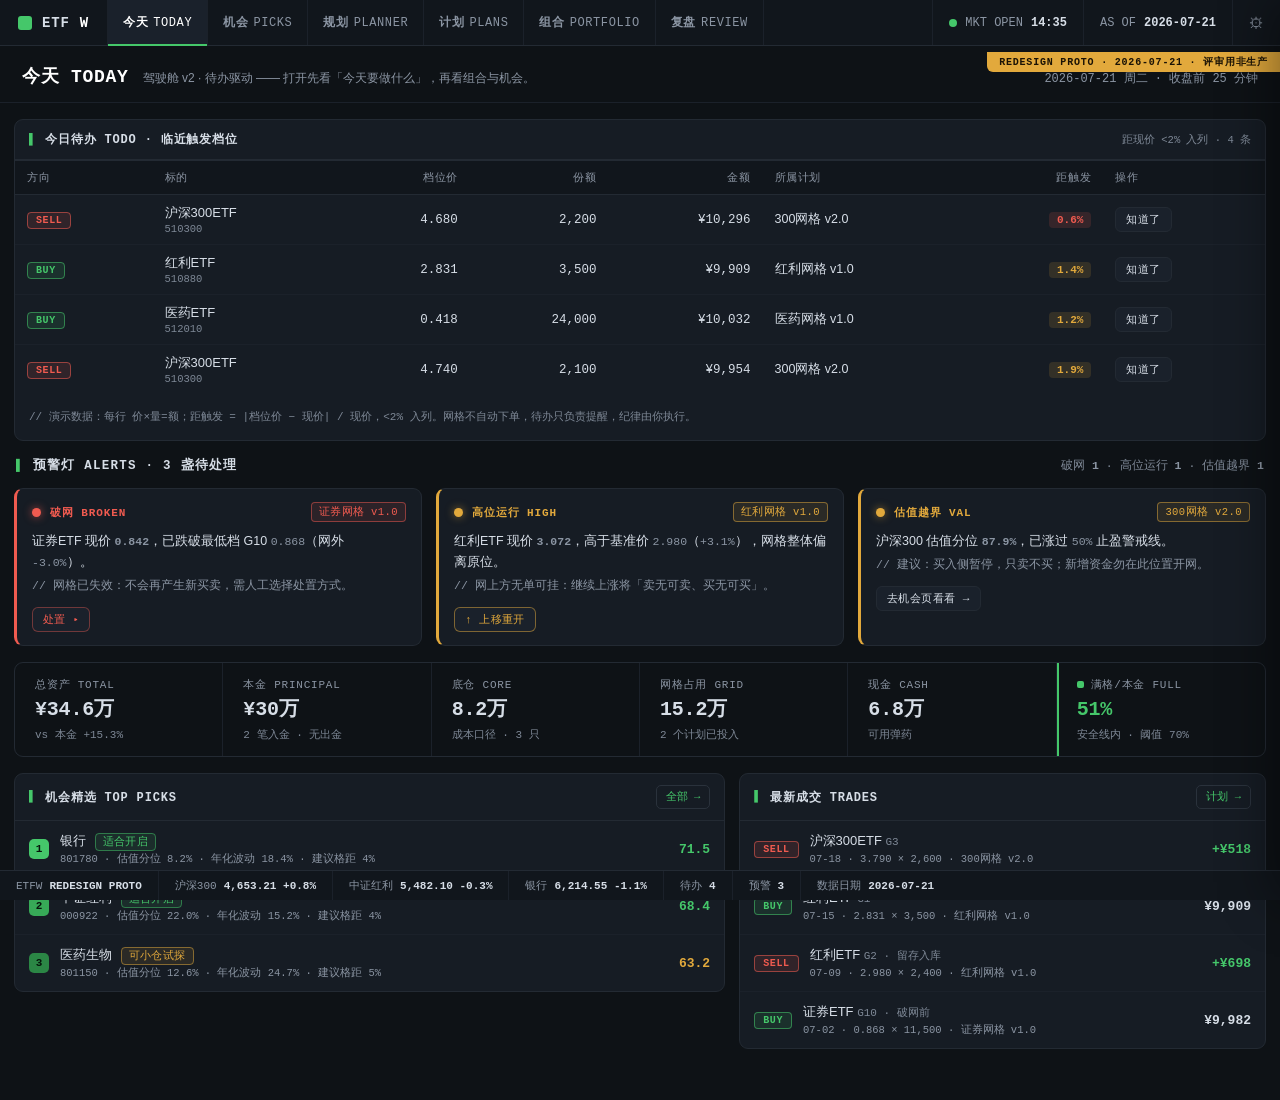
<file: prototypes/ETFW Redesign.html>
<!DOCTYPE html>
<!--
  ============================================================================
  ETFW Redesign · 重设计静态原型（设计评审用，非生产代码）
  日期：2026-07-21
  说明：
  - 本文件是 ETFWorld 产品重设计的静态 HTML mock，仅用于设计评审。
  - 单文件自包含：内联 <style> + 内联 <script>，无任何外部网络请求
    （不引 Google Fonts / CDN / echarts；图表均为纯 CSS/SVG 示意）。
  - 视觉语言沿用 frontend/index.html：同一组设计令牌（:root 变量）、
    组件词汇（.band .kpi .chip .wl-row .bt-tip .ck-card .band-head
    .titlerow .toolbar .seg 等），新组件按同一语言扩展。
  - 全部为内置 mock 数据，数字仅供演示，不构成任何投资建议。
  - 页面入口：默认进入「今天 TODAY」；#onboarding 进入首启向导；
    右上角 ⚙ 菜单可进入「空状态演示 / 首启向导」。
  ============================================================================
-->
<html lang="zh-CN">
<head>
<meta charset="UTF-8">
<meta name="viewport" content="width=device-width, initial-scale=1.0">
<title>ETFW Redesign · 网格策略终端（重设计原型）</title>
<style>
:root{
  --bg:#0E1216; --bg2:#11161C; --panel:#161C24; --panel2:#1A212B;
  --line:#1b212a; --line2:#232A33; --line3:#2A323C;
  --text:#D7DEE7; --muted:#8B95A3; --faint:#7E8896;
  --green:#45C76A; --red:#F05B50; --amber:#E2A93C; --grey:#767F8D; --blue:#5C9BF0;
  --mono:'IBM Plex Mono',ui-monospace,SFMono-Regular,Menlo,monospace;
  --sans:'IBM Plex Sans','PingFang SC','Microsoft YaHei',sans-serif;
}
*{box-sizing:border-box;margin:0;padding:0;}
body{background:var(--bg);color:var(--text);font-family:var(--sans);font-size:13px;min-height:100vh;-webkit-font-smoothing:antialiased;}
.mono{font-family:var(--mono);font-variant-numeric:tabular-nums;}
.up{text-transform:uppercase;letter-spacing:.08em;}
.g{color:var(--green);}.r{color:var(--red);}.a{color:var(--amber);}.m{color:var(--muted);}.f{color:var(--faint);}.b{color:var(--blue);}
::-webkit-scrollbar{width:10px;height:10px;}::-webkit-scrollbar-thumb{background:var(--line2);border-radius:6px;}::-webkit-scrollbar-track{background:var(--bg2);}

/* ---------- status bar（沿用现版） ---------- */
header{display:flex;align-items:stretch;height:46px;border-bottom:1px solid var(--line2);background:var(--bg2);position:sticky;top:0;z-index:30;}
.app-id{display:flex;align-items:center;gap:10px;padding:0 18px;border-right:1px solid var(--line);font-family:var(--mono);font-weight:700;font-size:14px;letter-spacing:.06em;}
.app-id .sq{width:14px;height:14px;background:var(--green);display:inline-block;border-radius:3px;}
.app-id b{color:#fff;}
nav{display:flex;}
nav button{font-family:var(--mono);font-size:12px;letter-spacing:.05em;color:var(--muted);background:none;border:none;border-right:1px solid var(--line);
  padding:0 15px;cursor:pointer;transition:.12s;position:relative;white-space:nowrap;}
nav button:hover{color:var(--text);background:var(--panel);}
nav button.active{color:#fff;background:var(--panel2);}
nav button.active::after{content:'';position:absolute;left:0;right:0;bottom:-1px;height:2px;background:var(--green);}
nav button .zh{font-family:var(--sans);font-weight:600;margin-right:5px;}
.statusright{margin-left:auto;display:flex;align-items:center;}
.sb{display:flex;align-items:center;gap:8px;padding:0 16px;border-left:1px solid var(--line);font-family:var(--mono);font-size:12px;color:var(--muted);height:100%;}
.sb .ind{width:8px;height:8px;background:var(--green);display:inline-block;border-radius:50%;}
.sb b{color:var(--text);}
.gearwrap{position:relative;height:100%;}
.gearbtn{height:100%;padding:0 16px;border:none;border-left:1px solid var(--line);background:none;color:var(--muted);font-size:15px;cursor:pointer;transition:.12s;}
.gearbtn:hover{color:var(--text);background:var(--panel);}
.gear-menu{position:absolute;top:47px;right:0;width:220px;background:var(--panel2);border:1px solid var(--line3);border-radius:8px;box-shadow:0 18px 44px rgba(0,0,0,.55);z-index:70;display:none;overflow:hidden;}
.gear-menu.show{display:block;}
.gear-menu button{display:flex;width:100%;align-items:center;gap:10px;padding:11px 14px;background:none;border:none;border-bottom:1px solid var(--line);color:var(--muted);font-family:var(--mono);font-size:12px;cursor:pointer;text-align:left;}
.gear-menu button:last-child{border-bottom:none;}
.gear-menu button:hover{background:var(--panel);color:var(--text);}
.gear-menu .gm-zh{font-family:var(--sans);}
.proto-tag{position:fixed;top:52px;right:0;background:var(--amber);color:#1a1205;font-family:var(--mono);font-size:10px;font-weight:600;letter-spacing:.08em;padding:3px 12px;z-index:25;border-bottom-left-radius:6px;}

main{max-width:1480px;margin:0 auto;padding:0;}
@keyframes fade{from{transform:translateY(6px);}to{transform:translateY(0);}}
section.page{display:none;}
section.page.on{display:block;animation:fade .3s ease;}
@media(prefers-reduced-motion:reduce){section.page.on{animation:none;}}

/* bands / titles（沿用现版） */
.band{padding:16px 22px;border-bottom:1px solid var(--line);}
.band-head{display:flex;align-items:baseline;justify-content:space-between;margin-bottom:14px;flex-wrap:wrap;gap:8px;}
.band-head .t{font-family:var(--mono);font-size:12.5px;font-weight:600;letter-spacing:.1em;color:var(--text);}
.band-head .t .bar{color:var(--green);margin-right:8px;}
.band-head .d{color:var(--faint);font-size:11.5px;font-family:var(--mono);}
.band-head .d b{color:var(--muted);}
.titlerow{display:flex;align-items:baseline;gap:14px;padding:18px 22px 14px;border-bottom:1px solid var(--line);flex-wrap:wrap;}
.titlerow h1{font-family:var(--mono);font-size:18px;font-weight:600;letter-spacing:.04em;color:#fff;white-space:nowrap;}
.titlerow .desc{color:var(--muted);font-size:12px;line-height:1.5;}
.titlerow .desc code{font-family:var(--mono);color:var(--amber);}
.titlerow .spacer{flex:1;}

/* KPI strip（沿用现版 + c6 密排） */
.kpibar{display:grid;border-bottom:1px solid var(--line2);}
.kpibar.c4{grid-template-columns:repeat(4,1fr);}.kpibar.c5{grid-template-columns:repeat(5,1fr);}.kpibar.c6{grid-template-columns:repeat(6,1fr);}
.kpi{padding:14px 18px;border-right:1px solid var(--line);position:relative;border-left:2px solid transparent;}
.kpi:last-child{border-right:none;}
.kpi.go{border-left-color:var(--green);}.kpi.maybe{border-left-color:var(--amber);}
.kpi.wait{border-left-color:var(--grey);}.kpi.no{border-left-color:var(--red);}
.kpi .lab{font-family:var(--mono);font-size:11px;letter-spacing:.07em;color:var(--muted);display:flex;align-items:center;gap:7px;}
.kpi .sq{width:7px;height:7px;display:inline-block;border-radius:2px;}
.kpi.go .sq{background:var(--green);}.kpi.maybe .sq{background:var(--amber);}
.kpi.wait .sq{background:var(--grey);}.kpi.no .sq{background:var(--red);}
.kpi .v{font-family:var(--mono);font-size:26px;font-weight:600;margin-top:8px;line-height:1;letter-spacing:-.01em;}
.kpi .v.sm{font-size:20px;}
.kpi.go .v{color:var(--green);}.kpi.maybe .v{color:var(--amber);}.kpi.no .v{color:var(--red);}
.kpi .foot{font-size:11px;color:var(--faint);margin-top:7px;font-family:var(--mono);}

/* split（沿用现版） */
.split{display:grid;grid-template-columns:1.7fr 1fr;}
.split.even{grid-template-columns:1fr 1fr;}
.split > div{border-right:1px solid var(--line);}
.split > div:last-child{border-right:none;}
@media(max-width:1040px){.split,.split.even{grid-template-columns:1fr;}.split>div{border-right:none;border-bottom:1px solid var(--line);}}

/* watchlist rows（沿用现版） */
.wl-row{display:grid;grid-template-columns:26px 1fr auto 20px;align-items:center;gap:11px;padding:11px 4px;border-bottom:1px solid var(--line);cursor:pointer;transition:.12s;border-radius:6px;}
.wl-row:hover{background:var(--panel);}
.wl-row:last-child{border-bottom:none;}
.wl-rank{font-family:var(--mono);font-size:12px;font-weight:600;color:var(--bg);background:var(--green);width:22px;height:22px;display:flex;align-items:center;justify-content:center;border-radius:5px;}
.wl-row.r2 .wl-rank{background:#37A957;color:#fff;}.wl-row.r3 .wl-rank{background:#2B8645;color:#fff;}
.wl-name{font-size:13.5px;font-weight:500;}
.wl-meta{font-family:var(--mono);font-size:11px;color:var(--muted);margin-top:3px;}
.wl-score{font-family:var(--mono);text-align:right;}
.wl-score .v{font-size:18px;font-weight:600;color:var(--green);}
.wl-score .l{font-size:10px;color:var(--faint);letter-spacing:.08em;}
.wl-arr{font-family:var(--mono);color:var(--faint);font-size:14px;text-align:right;}
.wl-row:hover .wl-arr{color:var(--green);}

/* toolbar / seg（沿用现版） */
.toolbar{display:flex;align-items:center;border:1px solid var(--line2);width:max-content;border-radius:6px;overflow:hidden;}
.seg{display:flex;}
.seg button{font-family:var(--mono);font-size:11.5px;letter-spacing:.04em;color:var(--muted);background:var(--panel);border:none;border-right:1px solid var(--line);padding:7px 14px;cursor:pointer;transition:.12s;}
.seg button:last-child{border-right:none;}
.seg button:hover{color:var(--text);}
.seg button.on{background:var(--panel2);color:var(--green);}

/* table（沿用现版） */
table{width:100%;border-collapse:collapse;}
thead th{font-family:var(--mono);font-size:11px;letter-spacing:.06em;text-transform:uppercase;color:var(--muted);font-weight:500;text-align:right;padding:9px 12px;border-bottom:1px solid var(--line2);border-top:1px solid var(--line2);white-space:nowrap;background:var(--bg2);}
thead th:first-child,thead th.l{text-align:left;}
tbody td{padding:9px 12px;text-align:right;border-bottom:1px solid var(--line);font-family:var(--mono);font-size:12.5px;}
tbody td:first-child,tbody td.l{text-align:left;}
tbody td.sans{font-family:var(--sans);}
tbody tr.clk{cursor:pointer;}
tbody tr.clk:hover{background:var(--panel);}
tbody tr:last-child td{border-bottom:none;}
.idx-name{font-weight:500;font-size:13px;}
.idx-code{font-family:var(--mono);color:var(--faint);font-size:10.5px;margin-top:1px;}
.cat{font-family:var(--mono);font-size:11px;color:var(--muted);}
.scorewrap{display:inline-flex;align-items:center;gap:9px;justify-content:flex-end;}
.scorebar{width:50px;height:5px;background:var(--line);position:relative;border-radius:3px;overflow:hidden;}
.scorebar i{display:block;height:100%;}
.scoreval{font-weight:600;width:38px;text-align:right;}
.chip{font-family:var(--mono);font-size:10.5px;letter-spacing:.04em;padding:2px 7px;border:1px solid;white-space:nowrap;border-radius:4px;}
.chip.go{color:var(--green);border-color:rgba(69,199,106,.5);background:rgba(69,199,106,.1);}
.chip.maybe{color:var(--amber);border-color:rgba(226,169,60,.5);background:rgba(226,169,60,.1);}
.chip.wait{color:var(--grey);border-color:rgba(118,127,141,.5);background:rgba(118,127,141,.12);}
.chip.no{color:var(--red);border-color:rgba(240,91,80,.5);background:rgba(240,91,80,.1);}
.chip.blue{color:var(--blue);border-color:rgba(92,155,240,.5);background:rgba(92,155,240,.1);}
.foot-note{font-family:var(--mono);color:var(--faint);font-size:11px;margin-top:14px;line-height:1.75;}

/* forms / buttons（沿用现版） */
.formgrid{display:grid;grid-template-columns:repeat(auto-fill,minmax(180px,1fr));gap:0;border:1px solid var(--line2);border-bottom:none;border-radius:7px 7px 0 0;overflow:hidden;}
.field{padding:10px 14px;border-bottom:1px solid var(--line2);border-right:1px solid var(--line);}
.field label{display:block;font-family:var(--mono);font-size:10.5px;letter-spacing:.06em;text-transform:uppercase;color:var(--muted);margin-bottom:6px;}
.field input,.field select{width:100%;background:var(--bg);border:1px solid var(--line2);color:var(--text);font-family:var(--mono);font-size:13px;padding:6px 8px;outline:none;transition:.12s;border-radius:5px;}
.field input:focus,.field select:focus{border-color:var(--green);}
.btn{font-family:var(--mono);font-size:12px;letter-spacing:.04em;padding:8px 16px;border:1px solid var(--line2);background:var(--panel2);color:var(--text);cursor:pointer;transition:.12s;border-radius:6px;white-space:nowrap;}
.btn:hover{border-color:var(--line3);background:var(--line);}
.btn.primary{background:rgba(69,199,106,.12);border-color:rgba(69,199,106,.5);color:var(--green);}
.btn.primary:hover{background:rgba(69,199,106,.2);}
.btn.danger{color:var(--red);border-color:rgba(240,91,80,.4);}
.btn.danger:hover{background:rgba(240,91,80,.12);}
.btn.sm{padding:4px 10px;font-size:11px;}
.btnrow{display:flex;gap:10px;margin-top:14px;flex-wrap:wrap;}
a:focus-visible,button:focus-visible,input:focus-visible,select:focus-visible{outline:2px solid var(--green);outline-offset:1px;border-radius:4px;}

/* cockpit cards（沿用现版） */
.ck-grid{display:grid;grid-template-columns:1.35fr 1fr;gap:14px;padding:0 14px 22px;}
.ck-col{display:flex;flex-direction:column;gap:14px;min-width:0;}
.ck-card{background:var(--panel);border:1px solid var(--line2);border-radius:9px;overflow:hidden;}
.ck-head{display:flex;align-items:center;justify-content:space-between;padding:11px 14px;border-bottom:1px solid var(--line2);}
.ck-head .t{font-family:var(--mono);font-size:12px;font-weight:600;letter-spacing:.07em;color:var(--text);display:flex;align-items:center;gap:8px;}
.ck-head .t .bar{color:var(--green);}
.ck-head .d{font-family:var(--mono);font-size:10.5px;color:var(--faint);}
.ck-more{font-family:var(--mono);font-size:10.5px;color:var(--green);cursor:pointer;background:none;border:1px solid var(--line3);border-radius:5px;padding:4px 9px;}
.ck-more:hover{background:var(--green);color:#06140b;}
.ck-row{display:flex;align-items:center;gap:11px;padding:11px 14px;border-bottom:1px solid var(--line);}
.ck-row:last-child{border-bottom:none;}
.ck-row.clk{cursor:pointer;}
.ck-row.clk:hover{background:var(--bg2);}
.ck-rank{font-family:var(--mono);font-size:11px;font-weight:600;color:#06140b;width:20px;height:20px;border-radius:5px;display:flex;align-items:center;justify-content:center;flex:none;background:var(--green);}
.ck-nm{font-size:13px;font-weight:500;color:var(--text);}
.ck-sub{font-family:var(--mono);font-size:10.5px;color:var(--muted);margin-top:2px;}
.ck-sc{font-family:var(--mono);font-weight:600;text-align:right;}
.ck-empty{padding:24px 14px;text-align:center;color:var(--faint);font-size:12px;}
@media(max-width:900px){.ck-grid{grid-template-columns:1fr;}}

/* bt-tip（沿用现版） */
.bt-tip{display:flex;gap:11px;align-items:flex-start;margin:0 14px 14px;padding:12px 14px;border-radius:9px;border:1px solid rgba(226,169,60,.4);background:rgba(226,169,60,.08);font-size:12.5px;line-height:1.6;color:var(--text);}
.bt-tip .ic{color:var(--amber);font-size:15px;line-height:1.3;flex:none;}
.bt-tip b{color:var(--amber);}

/* ticker（沿用现版） */
.ticker{display:flex;align-items:center;border-top:1px solid var(--line2);background:var(--bg2);height:30px;font-family:var(--mono);font-size:11px;color:var(--muted);position:sticky;bottom:0;z-index:20;overflow:hidden;}
.ticker .seg2{padding:0 16px;border-right:1px solid var(--line);height:100%;display:flex;align-items:center;gap:7px;white-space:nowrap;}
.ticker .seg2 b{color:var(--text);}

/* toast（沿用现版：细边框 + 前置状态方块，可带动作按钮） */
#toast{position:fixed;bottom:46px;left:50%;transform:translateX(-50%) translateY(16px);opacity:0;display:flex;align-items:center;gap:10px;background:var(--panel2);border:1px solid var(--line3);padding:11px 16px;font-family:var(--mono);font-size:12px;transition:.22s ease;max-width:86vw;z-index:80;border-radius:7px;pointer-events:none;}
#toast::before{content:'';width:7px;height:7px;border-radius:2px;background:var(--green);flex:none;}
#toast.show{opacity:1;transform:translateX(-50%) translateY(0);pointer-events:auto;}
#toast.warn-t::before{background:var(--amber);}
#toast.err::before{background:var(--red);}
#toast b{color:var(--amber);}
#toast .t-act{border:1px solid var(--green);background:rgba(69,199,106,.12);color:var(--green);font-family:var(--mono);font-size:11px;padding:4px 10px;border-radius:5px;cursor:pointer;}
#toast .t-act:hover{background:var(--green);color:#06140b;}

/* ============ 新组件（同一语言扩展） ============ */
/* 今日待办 BUY/SELL 徽标 */
.badge{font-family:var(--mono);font-size:10px;font-weight:700;letter-spacing:.06em;padding:2px 8px;border-radius:4px;border:1px solid;}
.badge.buy{color:var(--green);border-color:rgba(69,199,106,.55);background:rgba(69,199,106,.12);}
.badge.sell{color:var(--red);border-color:rgba(240,91,80,.55);background:rgba(240,91,80,.12);}
.dist-pill{font-family:var(--mono);font-size:11px;font-weight:600;padding:2px 8px;border-radius:4px;}
.dist-pill.hot{background:rgba(240,91,80,.14);color:var(--red);}
.dist-pill.warm{background:rgba(226,169,60,.14);color:var(--amber);}

/* 三盏预警灯 */
.alarms{display:grid;grid-template-columns:repeat(3,1fr);gap:14px;padding:0 14px;}
@media(max-width:1000px){.alarms{grid-template-columns:1fr;}}
.alarm{background:var(--panel);border:1px solid var(--line2);border-left:3px solid var(--grey);border-radius:9px;padding:13px 15px;}
.alarm.crit{border-left-color:var(--red);}
.alarm.warnl{border-left-color:var(--amber);}
.alarm-h{display:flex;align-items:center;gap:9px;}
.alarm-dot{width:9px;height:9px;border-radius:50%;flex:none;}
.alarm.crit .alarm-dot{background:var(--red);box-shadow:0 0 8px rgba(240,91,80,.7);}
.alarm.warnl .alarm-dot{background:var(--amber);box-shadow:0 0 8px rgba(226,169,60,.6);}
.alarm-t{font-family:var(--mono);font-size:11px;font-weight:700;letter-spacing:.08em;}
.alarm.crit .alarm-t{color:var(--red);}.alarm.warnl .alarm-t{color:var(--amber);}
.alarm-body{margin-top:9px;font-size:12.5px;line-height:1.65;color:var(--text);}
.alarm-body .mono{font-size:11.5px;color:var(--muted);}
.alarm-act{display:flex;gap:9px;margin-top:11px;align-items:center;flex-wrap:wrap;}
.alarm .btn.sm{font-size:11px;}

/* 破网处置三选一 */
.brk-opts{display:none;margin-top:11px;flex-direction:column;gap:8px;}
.brk-opts.show{display:flex;}
.brk-opt{border:1px solid var(--line2);border-radius:8px;padding:10px 12px;cursor:pointer;transition:.12s;background:var(--bg2);}
.brk-opt:hover{border-color:var(--line3);}
.brk-opt.sel{border-color:var(--green);background:rgba(69,199,106,.07);}
.brk-opt.sel.dangersel{border-color:var(--red);background:rgba(240,91,80,.07);}
.brk-opt .ot{font-family:var(--mono);font-size:12px;font-weight:700;display:flex;align-items:center;gap:8px;}
.brk-opt .ot .rad{width:11px;height:11px;border-radius:50%;border:1px solid var(--line3);flex:none;position:relative;}
.brk-opt.sel .ot .rad{border-color:var(--green);}
.brk-opt.sel .ot .rad::after{content:'';position:absolute;inset:2px;border-radius:50%;background:var(--green);}
.brk-opt.sel.dangersel .ot .rad{border-color:var(--red);}
.brk-opt.sel.dangersel .ot .rad::after{background:var(--red);}
.brk-opt .cons{display:none;margin-top:8px;font-size:11.5px;line-height:1.65;color:var(--muted);border-top:1px dashed var(--line2);padding-top:8px;}
.brk-opt.sel .cons{display:block;}
.brk-opt .cons b{color:var(--text);}

/* 档位执行状态棋盘 */
.board{display:flex;gap:6px;flex-wrap:wrap;}
.cell{width:58px;height:58px;border-radius:7px;border:1px solid var(--line2);background:var(--bg2);display:flex;flex-direction:column;align-items:center;justify-content:center;gap:3px;font-family:var(--mono);}
.cell .gno{font-size:11px;font-weight:700;}
.cell .gst{font-size:9px;letter-spacing:.05em;color:var(--faint);}
.cell.st-wait{background:var(--bg2);color:var(--faint);border-style:dashed;}
.cell.st-hold{background:rgba(69,199,106,.16);border-color:var(--green);color:var(--green);}
.cell.st-hold .gst{color:var(--green);}
.cell.st-sold{background:rgba(118,127,141,.13);border-color:var(--grey);color:var(--grey);}
.cell.st-sold .gst{color:var(--grey);}
.cell.st-keep{background:rgba(226,169,60,.15);border-color:var(--amber);color:var(--amber);}
.cell.st-keep .gst{color:var(--amber);}
.board-legend{display:flex;gap:16px;flex-wrap:wrap;margin-top:12px;font-family:var(--mono);font-size:11px;color:var(--muted);}
.board-legend span{display:flex;align-items:center;gap:6px;}
.board-legend i{width:11px;height:11px;border-radius:3px;display:inline-block;border:1px solid;}

/* 计划健康条（现价位置标尺） */
.ruler{position:relative;height:44px;margin:6px 4px 0;}
.ruler .track{position:absolute;left:0;right:0;top:18px;height:6px;border-radius:3px;background:linear-gradient(90deg,rgba(240,91,80,.35),rgba(226,169,60,.3),rgba(69,199,106,.3));}
.ruler .tick{position:absolute;top:13px;width:1px;height:16px;background:var(--line3);}
.ruler .ticklab{position:absolute;top:32px;transform:translateX(-50%);font-family:var(--mono);font-size:9.5px;color:var(--faint);white-space:nowrap;}
.ruler .cur{position:absolute;top:2px;transform:translateX(-50%);text-align:center;}
.ruler .cur .pin{width:3px;height:26px;background:#fff;border-radius:2px;margin:0 auto;box-shadow:0 0 0 2px var(--bg);}
.ruler .cur .curlab{font-family:var(--mono);font-size:10px;font-weight:700;color:#fff;background:var(--panel2);border:1px solid var(--line3);border-radius:4px;padding:1px 7px;margin-bottom:3px;display:inline-block;}

/* 右侧抽屉（指数详情） */
#backdrop{position:fixed;inset:0;background:rgba(8,11,14,.5);z-index:64;opacity:0;pointer-events:none;transition:opacity .18s;}
#backdrop.show{opacity:1;pointer-events:auto;}
#drawer{position:fixed;top:0;right:0;bottom:0;width:480px;max-width:94vw;background:var(--bg2);border-left:1px solid var(--line3);z-index:65;transform:translateX(102%);transition:transform .22s ease;display:flex;flex-direction:column;box-shadow:-16px 0 50px rgba(0,0,0,.45);}
#drawer.open{transform:translateX(0);}
.dr-head{padding:16px 18px;border-bottom:1px solid var(--line2);}
.dr-hrow{display:flex;align-items:center;gap:10px;}
.dr-hrow .nm{font-size:17px;font-weight:600;color:#fff;}
.dr-hrow .cd{font-family:var(--mono);font-size:11px;color:var(--faint);}
.dr-x{margin-left:auto;width:26px;height:26px;border:1px solid var(--line3);background:var(--panel);color:var(--muted);border-radius:6px;cursor:pointer;font-size:12px;}
.dr-x:hover{color:var(--text);}
.dr-chips{display:flex;gap:8px;margin-top:11px;flex-wrap:wrap;}
.dr-body{flex:1;overflow-y:auto;padding:16px 18px 20px;}
.dr-sec{margin-bottom:20px;}
.dr-sec .st{font-family:var(--mono);font-size:11px;font-weight:700;letter-spacing:.1em;color:var(--text);margin-bottom:11px;}
.dr-sec .st .bar{color:var(--green);margin-right:7px;}
.dr-foot{padding:12px 18px;border-top:1px solid var(--line2);display:flex;gap:10px;}
.dr-foot .btn{flex:1;text-align:center;}
.kv2{display:grid;grid-template-columns:1fr 1fr;gap:8px;}
.kv2 .it{background:var(--panel);border:1px solid var(--line2);border-radius:8px;padding:9px 11px;}
.kv2 .k{font-size:10.5px;color:var(--muted);font-family:var(--mono);letter-spacing:.04em;}
.kv2 .vv{font-family:var(--mono);font-size:15px;font-weight:600;margin-top:4px;}
.kv2 .vv small{font-size:10px;color:var(--faint);font-weight:400;}
/* 估值带 */
.vband{display:grid;grid-template-columns:64px 1fr 56px;align-items:center;gap:10px;padding:6px 0;}
.vband .vl{font-family:var(--mono);font-size:11px;color:var(--muted);}
.vband .vt{height:9px;background:var(--line);border-radius:4px;position:relative;overflow:hidden;}
.vband .vt i{display:block;height:100%;border-radius:4px;}
.vband .vv{font-family:var(--mono);font-size:11.5px;font-weight:600;text-align:right;}
/* AI 研判展开块 */
.ai-block{border:1px solid rgba(69,199,106,.35);background:rgba(69,199,106,.05);border-radius:9px;padding:13px 15px;margin-top:12px;display:none;}
.ai-block.show{display:block;}
.ai-block .ai-t{font-family:var(--mono);font-size:11px;font-weight:700;color:var(--green);letter-spacing:.08em;display:flex;align-items:center;gap:8px;}
.ai-block .ai-sec{margin-top:11px;}
.ai-block .ai-k{font-family:var(--mono);font-size:10px;color:var(--amber);letter-spacing:.08em;margin-bottom:4px;}
.ai-block .ai-p{font-size:12.5px;line-height:1.75;color:var(--text);}
.ai-block .ai-p.mute{color:var(--muted);}
.ai-block .ai-disc{margin-top:12px;font-size:10px;color:var(--faint);line-height:1.6;border-top:1px dashed var(--line2);padding-top:9px;}

/* 安全线标尺 */
.safe-wrap{padding:6px 4px 0;}
.safe-scale{position:relative;height:12px;border-radius:6px;background:var(--line);overflow:visible;margin-top:26px;}
.safe-fill{position:absolute;left:0;top:0;bottom:0;border-radius:6px;background:rgba(69,199,106,.55);}
.safe-warnline{position:absolute;top:-5px;bottom:-5px;width:0;border-left:2px dashed var(--red);}
.safe-warnlab{position:absolute;top:-24px;transform:translateX(-50%);font-family:var(--mono);font-size:10px;color:var(--red);white-space:nowrap;}
.safe-ptr{position:absolute;top:-8px;transform:translateX(-50%);text-align:center;}
.safe-ptr .pv{font-family:var(--mono);font-size:13px;font-weight:700;color:var(--green);background:var(--panel2);border:1px solid var(--green);border-radius:5px;padding:2px 9px;}
.safe-ptr .pd{width:2px;height:14px;background:var(--green);margin:2px auto 0;}
.safe-ticks{display:flex;justify-content:space-between;font-family:var(--mono);font-size:10px;color:var(--faint);margin-top:9px;}

/* 三账户占比条 */
.acct-bar{display:flex;height:34px;border-radius:8px;overflow:hidden;border:1px solid var(--line2);}
.acct-bar i{display:block;height:100%;}
.acct-legend{display:flex;gap:18px;flex-wrap:wrap;margin-top:13px;}
.acct-leg{display:flex;align-items:center;gap:8px;font-size:12px;color:var(--text);}
.acct-leg .sw{width:10px;height:10px;border-radius:3px;flex:none;}
.acct-leg .pc{font-family:var(--mono);color:var(--muted);font-size:11px;}

/* 空状态 */
.empty3{display:grid;grid-template-columns:repeat(3,1fr);gap:14px;padding:0 14px 22px;}
@media(max-width:1000px){.empty3{grid-template-columns:1fr;}}
.empty-card{background:var(--panel);border:1px dashed var(--line3);border-radius:10px;padding:26px 20px;text-align:center;}
.empty-card .ic{font-family:var(--mono);font-size:22px;color:var(--faint);}
.empty-card .et{font-family:var(--mono);font-size:13px;font-weight:700;margin-top:12px;color:var(--text);letter-spacing:.06em;}
.empty-card .ed{font-size:12.5px;color:var(--muted);line-height:1.75;margin-top:9px;}
.empty-card .btn{margin-top:15px;}

/* 弹层（资金流水表单） */
#modal{position:fixed;inset:0;z-index:75;background:rgba(8,11,14,.55);display:none;align-items:center;justify-content:center;}
#modal.show{display:flex;}
.modal-card{width:min(440px,92vw);background:var(--bg2);border:1px solid var(--line3);border-radius:10px;box-shadow:0 18px 44px rgba(0,0,0,.55);overflow:hidden;}
.modal-head{display:flex;align-items:center;justify-content:space-between;padding:13px 16px;border-bottom:1px solid var(--line2);}
.modal-head .t{font-family:var(--mono);font-size:12.5px;font-weight:700;letter-spacing:.08em;}
.modal-body{padding:16px;}
.modal-foot{display:flex;gap:10px;justify-content:flex-end;padding:13px 16px;border-top:1px solid var(--line2);}

/* 首启向导 */
#onboard{position:fixed;inset:0;z-index:90;background:var(--bg);display:none;overflow-y:auto;}
#onboard.show{display:block;}
.ob-wrap{max-width:600px;margin:0 auto;padding:56px 20px 90px;}
.ob-brand{display:flex;align-items:center;gap:11px;font-family:var(--mono);font-weight:700;font-size:17px;letter-spacing:.06em;}
.ob-brand .sq{width:16px;height:16px;border-radius:4px;background:var(--green);}
.ob-brand b{color:#fff;}
.ob-steps{display:flex;gap:8px;margin:30px 0 24px;}
.ob-dot{flex:1;height:4px;border-radius:2px;background:var(--line2);position:relative;}
.ob-dot.done{background:var(--green);}
.ob-dot.cur{background:var(--amber);}
.ob-card{background:var(--panel);border:1px solid var(--line2);border-radius:14px;padding:26px 26px;}
.ob-kick{font-family:var(--mono);font-size:11px;letter-spacing:.14em;color:var(--green);}
.ob-h{font-size:22px;font-weight:700;color:#fff;margin-top:9px;line-height:1.4;}
.ob-p{font-size:14.5px;color:var(--muted);line-height:1.85;margin-top:13px;}
.ob-p b{color:var(--text);}
.ob-disc{border:1px solid var(--line2);background:var(--bg2);border-radius:10px;padding:14px 16px;margin-top:18px;font-size:12.5px;color:var(--muted);line-height:1.8;max-height:150px;overflow-y:auto;}
.ob-check{display:flex;gap:10px;align-items:flex-start;margin-top:16px;cursor:pointer;user-select:none;font-size:13.5px;color:var(--text);}
.ob-check input{display:none;}
.ob-check .cb{width:17px;height:17px;border:1px solid var(--line3);border-radius:4px;flex:none;position:relative;background:var(--bg);margin-top:1px;}
.ob-check input:checked + .cb{background:var(--green);border-color:var(--green);}
.ob-check input:checked + .cb::after{content:'';position:absolute;left:5px;top:2px;width:5px;height:9px;border:solid #06140b;border-width:0 2px 2px 0;transform:rotate(45deg);}
.ob-actions{display:flex;gap:11px;margin-top:24px;}
.ob-btn{flex:1;font-family:var(--sans);font-size:15px;font-weight:700;padding:13px;border-radius:10px;border:1px solid var(--line2);background:var(--panel2);color:var(--text);cursor:pointer;}
.ob-btn.primary{background:var(--green);border-color:var(--green);color:#06140b;}
.ob-btn.primary:hover{filter:brightness(1.07);}
.ob-btn:disabled{opacity:.4;cursor:default;}
.ob-field label{display:block;font-size:13px;color:var(--muted);margin-bottom:7px;}
.ob-field input{width:100%;background:var(--bg);border:1px solid var(--line2);border-radius:9px;color:var(--text);font-family:var(--mono);font-size:15px;padding:11px 13px;outline:none;}
.ob-field input:focus{border-color:var(--green);}
.ob-link{font-family:var(--mono);font-size:12px;color:var(--green);margin-top:9px;display:inline-block;cursor:pointer;}
.ob-testrow{display:flex;align-items:center;gap:12px;margin-top:16px;}
.ob-test{font-family:var(--mono);font-size:12.5px;padding:9px 16px;border-radius:8px;border:1px solid var(--green);background:rgba(69,199,106,.1);color:var(--green);cursor:pointer;}
.ob-teststat{font-family:var(--mono);font-size:12px;color:var(--muted);}
.ob-teststat.ok{color:var(--green);}
.ob-prog{height:10px;border-radius:5px;background:var(--line);overflow:hidden;margin-top:18px;}
.ob-prog i{display:block;height:100%;width:0;background:var(--green);border-radius:5px;transition:width .25s;}
.ob-plog{font-family:var(--mono);font-size:11.5px;color:var(--muted);margin-top:12px;line-height:2;min-height:66px;}
.ob-plog .ok{color:var(--green);}

/* plan detail ops / misc */
.oprow{display:flex;gap:10px;flex-wrap:wrap;}
.statline{display:flex;gap:22px;flex-wrap:wrap;font-family:var(--mono);font-size:11.5px;color:var(--muted);}
.statline b{color:var(--text);font-size:13px;}
</style>
</head>
<body>
<header>
  <div class="app-id"><span class="sq"></span> ETF<b>W</b></div>
  <nav id="nav" aria-label="主导航">
    <button data-tab="today" class="active"><span class="zh">今天</span>TODAY</button>
    <button data-tab="picks"><span class="zh">机会</span>PICKS</button>
    <button data-tab="planner"><span class="zh">规划</span>PLANNER</button>
    <button data-tab="plans"><span class="zh">计划</span>PLANS</button>
    <button data-tab="portfolio"><span class="zh">组合</span>PORTFOLIO</button>
    <button data-tab="review"><span class="zh">复盘</span>REVIEW</button>
  </nav>
  <div class="statusright">
    <div class="sb" id="mkt"><span class="ind"></span> MKT OPEN <b>14:35</b></div>
    <div class="sb">AS OF <b>2026-07-21</b></div>
    <div class="gearwrap">
      <button class="gearbtn" id="gearbtn" title="设置与原型演示" aria-label="设置">⚙</button>
      <div class="gear-menu" id="gearmenu">
        <button onclick="menuGo('states')">▦ <span class="gm-zh">空状态演示</span> STATES</button>
        <button onclick="menuGo('onboarding')">⇢ <span class="gm-zh">首启向导</span> ONBOARDING</button>
        <button onclick="menuAbout()">ⓘ <span class="gm-zh">关于本原型</span></button>
      </div>
    </div>
  </div>
</header>
<div class="proto-tag">REDESIGN PROTO · 2026-07-21 · 评审用非生产</div>

<main>
<!-- ==================== 页 1 · 今天 TODAY ==================== -->
<section class="page on" id="page-today">
  <div class="titlerow">
    <h1>今天 TODAY</h1>
    <div class="desc">驾驶舱 v2 · 待办驱动 —— 打开先看「今天要做什么」，再看组合与机会。</div>
    <div class="spacer"></div>
    <div class="desc mono" style="font-family:var(--mono);">2026-07-21 周二 · 收盘前 25 分钟</div>
  </div>

  <!-- 今日待办（核心） -->
  <div style="padding:16px 14px 0;">
    <div class="ck-card">
      <div class="ck-head">
        <div class="t"><span class="bar">▌</span>今日待办 TODO · 临近触发档位</div>
        <div class="d">距现价 &lt;2% 入列 · 4 条</div>
      </div>
      <table>
        <thead>
          <tr><th class="l">方向</th><th class="l">标的</th><th>档位价</th><th>份额</th><th>金额</th><th class="l">所属计划</th><th>距触发</th><th class="l">操作</th></tr>
        </thead>
        <tbody>
          <tr class="clk" onclick="toast('已标记：待手动下单（演示）')">
            <td class="l"><span class="badge sell">SELL</span></td>
            <td class="l sans"><span class="idx-name">沪深300ETF</span><div class="idx-code">510300</div></td>
            <td>4.680</td><td>2,200</td><td>¥10,296</td>
            <td class="l sans" style="font-family:var(--sans);">300网格 v2.0</td>
            <td><span class="dist-pill hot">0.6%</span></td>
            <td class="l"><button class="btn sm">知道了</button></td>
          </tr>
          <tr class="clk" onclick="toast('已标记：待手动下单（演示）')">
            <td class="l"><span class="badge buy">BUY</span></td>
            <td class="l sans"><span class="idx-name">红利ETF</span><div class="idx-code">510880</div></td>
            <td>2.831</td><td>3,500</td><td>¥9,909</td>
            <td class="l sans" style="font-family:var(--sans);">红利网格 v1.0</td>
            <td><span class="dist-pill warm">1.4%</span></td>
            <td class="l"><button class="btn sm">知道了</button></td>
          </tr>
          <tr class="clk" onclick="toast('已标记：待手动下单（演示）')">
            <td class="l"><span class="badge buy">BUY</span></td>
            <td class="l sans"><span class="idx-name">医药ETF</span><div class="idx-code">512010</div></td>
            <td>0.418</td><td>24,000</td><td>¥10,032</td>
            <td class="l sans" style="font-family:var(--sans);">医药网格 v1.0</td>
            <td><span class="dist-pill warm">1.2%</span></td>
            <td class="l"><button class="btn sm">知道了</button></td>
          </tr>
          <tr class="clk" onclick="toast('已标记：待手动下单（演示）')">
            <td class="l"><span class="badge sell">SELL</span></td>
            <td class="l sans"><span class="idx-name">沪深300ETF</span><div class="idx-code">510300</div></td>
            <td>4.740</td><td>2,100</td><td>¥9,954</td>
            <td class="l sans" style="font-family:var(--sans);">300网格 v2.0</td>
            <td><span class="dist-pill warm">1.9%</span></td>
            <td class="l"><button class="btn sm">知道了</button></td>
          </tr>
        </tbody>
      </table>
      <div class="foot-note" style="padding:0 14px 13px;">// 演示数据：每行 价×量=额；距触发 = |档位价 − 现价| / 现价，&lt;2% 入列。网格不自动下单，待办只负责提醒，纪律由你执行。</div>
    </div>
  </div>

  <!-- 三盏预警灯 -->
  <div style="padding:16px 14px 0;">
    <div class="band-head" style="padding:0 2px;">
      <div class="t"><span class="bar">▌</span>预警灯 ALERTS · 3 盏待处理</div>
      <div class="d">破网 <b>1</b> · 高位运行 <b>1</b> · 估值越界 <b>1</b></div>
    </div>
    <div class="alarms" style="padding:0;">
      <!-- ① 破网 -->
      <div class="alarm crit">
        <div class="alarm-h"><span class="alarm-dot"></span><span class="alarm-t">破网 BROKEN</span><span class="chip no" style="margin-left:auto;">证券网格 v1.0</span></div>
        <div class="alarm-body">
          证券ETF 现价 <b class="mono r">0.842</b>，已跌破最低档 G10 <span class="mono">0.868</span>（网外 <span class="mono r">-3.0%</span>）。
          <div class="mono" style="margin-top:4px;">// 网格已失效：不会再产生新买卖，需人工选择处置方式。</div>
        </div>
        <div class="alarm-act">
          <button class="btn sm danger" onclick="toggleBrk('brk-today')">处置 ▸</button>
        </div>
        <div class="brk-opts" id="brk-today">
          <div class="brk-opt" onclick="selBrk(this)">
            <div class="ot"><span class="rad"></span>装死持有 HOLD</div>
            <div class="cons">持仓不再买卖，等价格回到网内（≥0.868）自动恢复网格。代价：期间 <b>无网格收益</b>，资金被占用；好处：不确认亏损，不追加投入。</div>
          </div>
          <div class="brk-opt" onclick="selBrk(this)">
            <div class="ot"><span class="rad"></span>向下接网 EXTEND</div>
            <div class="cons">以现价 0.842 为新基准向下补挂新格。需 <b>追加资金约 ¥36,000</b>，摊低成本、延续套利；代价：单一品种敞口加大，若继续下跌占用更多本金。</div>
          </div>
          <div class="brk-opt" onclick="selBrk(this,true)">
            <div class="ot"><span class="rad"></span>止损归档 STOP</div>
            <div class="cons">按现价卖出全部网格持仓，<b>确认亏损约 ¥-6,420</b>，计划转入 CLOSED 归档。代价：亏损落地；好处：释放 ¥5.9 万占用资金，结束纪律消耗。</div>
          </div>
        </div>
      </div>
      <!-- ② 高位运行 -->
      <div class="alarm warnl">
        <div class="alarm-h"><span class="alarm-dot"></span><span class="alarm-t">高位运行 HIGH</span><span class="chip maybe" style="margin-left:auto;">红利网格 v1.0</span></div>
        <div class="alarm-body">
          红利ETF 现价 <b class="mono a">3.072</b>，高于基准价 <span class="mono">2.980</span>（<span class="mono a">+3.1%</span>），网格整体偏离原位。
          <div class="mono" style="margin-top:4px;">// 网上方无单可挂：继续上涨将「卖无可卖、买无可买」。</div>
        </div>
        <div class="alarm-act">
          <button class="btn sm" style="color:var(--amber);border-color:rgba(226,169,60,.5);" onclick="rebaseToast()">↑ 上移重开</button>
        </div>
      </div>
      <!-- ③ 估值越界 -->
      <div class="alarm warnl">
        <div class="alarm-h"><span class="alarm-dot"></span><span class="alarm-t">估值越界 VAL</span><span class="chip maybe" style="margin-left:auto;">300网格 v2.0</span></div>
        <div class="alarm-body">
          沪深300 估值分位 <b class="mono a">87.9%</b>，已涨过 <span class="mono">50%</span> 止盈警戒线。
          <div class="mono" style="margin-top:4px;">// 建议：买入侧暂停，只卖不买；新增资金勿在此位置开网。</div>
        </div>
        <div class="alarm-act">
          <button class="btn sm" onclick="switchTab('picks')">去机会页看看 →</button>
        </div>
      </div>
    </div>
  </div>

  <!-- 组合概览条（压缩 KPI） -->
  <div style="padding:16px 14px 0;">
    <div class="kpibar c6" style="border:1px solid var(--line2);border-radius:9px;overflow:hidden;">
      <div class="kpi static"><div class="lab">总资产 TOTAL</div><div class="v sm">¥34.6万</div><div class="foot">vs 本金 +15.3%</div></div>
      <div class="kpi static"><div class="lab">本金 PRINCIPAL</div><div class="v sm">¥30万</div><div class="foot">2 笔入金 · 无出金</div></div>
      <div class="kpi static"><div class="lab">底仓 CORE</div><div class="v sm">8.2万</div><div class="foot">成本口径 · 3 只</div></div>
      <div class="kpi static"><div class="lab">网格占用 GRID</div><div class="v sm">15.2万</div><div class="foot">2 个计划已投入</div></div>
      <div class="kpi static"><div class="lab">现金 CASH</div><div class="v sm">6.8万</div><div class="foot">可用弹药</div></div>
      <div class="kpi go static"><div class="lab"><span class="sq"></span>满格/本金 FULL</div><div class="v sm">51%</div><div class="foot">安全线内 · 阈值 70%</div></div>
    </div>
  </div>

  <!-- 次要卡片：机会精选 + 最新成交 -->
  <div class="ck-grid" style="margin-top:16px;">
    <div class="ck-col">
      <div class="ck-card">
        <div class="ck-head">
          <div class="t"><span class="bar">▌</span>机会精选 TOP PICKS</div>
          <button class="ck-more" onclick="switchTab('picks')">全部 →</button>
        </div>
        <div class="ck-row clk" onclick="switchTab('picks');openDrawer('bank')">
          <div class="ck-rank">1</div>
          <div style="flex:1;min-width:0;">
            <div class="ck-nm">银行 <span class="chip go" style="margin-left:5px;">适合开启</span></div>
            <div class="ck-sub">801780 · 估值分位 8.2% · 年化波动 18.4% · 建议格距 4%</div>
          </div>
          <div class="ck-sc g">71.5</div>
        </div>
        <div class="ck-row clk" onclick="switchTab('picks');openDrawer('hongli')">
          <div class="ck-rank" style="background:#37A957;">2</div>
          <div style="flex:1;min-width:0;">
            <div class="ck-nm">中证红利 <span class="chip go" style="margin-left:5px;">适合开启</span></div>
            <div class="ck-sub">000922 · 估值分位 22.0% · 年化波动 15.2% · 建议格距 4%</div>
          </div>
          <div class="ck-sc g">68.4</div>
        </div>
        <div class="ck-row clk" onclick="switchTab('picks');openDrawer('med')">
          <div class="ck-rank" style="background:#2B8645;">3</div>
          <div style="flex:1;min-width:0;">
            <div class="ck-nm">医药生物 <span class="chip maybe" style="margin-left:5px;">可小仓试探</span></div>
            <div class="ck-sub">801150 · 估值分位 12.6% · 年化波动 24.7% · 建议格距 5%</div>
          </div>
          <div class="ck-sc a">63.2</div>
        </div>
      </div>
    </div>
    <div class="ck-col">
      <div class="ck-card">
        <div class="ck-head">
          <div class="t"><span class="bar">▌</span>最新成交 TRADES</div>
          <button class="ck-more" onclick="switchTab('plans')">计划 →</button>
        </div>
        <div class="ck-row">
          <span class="badge sell">SELL</span>
          <div style="flex:1;min-width:0;"><div class="ck-nm">沪深300ETF <span class="f mono" style="font-size:11px;">G3</span></div><div class="ck-sub">07-18 · 3.790 × 2,600 · 300网格 v2.0</div></div>
          <div class="ck-sc g">+¥518</div>
        </div>
        <div class="ck-row">
          <span class="badge buy">BUY</span>
          <div style="flex:1;min-width:0;"><div class="ck-nm">红利ETF <span class="f mono" style="font-size:11px;">G1</span></div><div class="ck-sub">07-15 · 2.831 × 3,500 · 红利网格 v1.0</div></div>
          <div class="ck-sc">¥9,909</div>
        </div>
        <div class="ck-row">
          <span class="badge sell">SELL</span>
          <div style="flex:1;min-width:0;"><div class="ck-nm">红利ETF <span class="f mono" style="font-size:11px;">G2 · 留存入库</span></div><div class="ck-sub">07-09 · 2.980 × 2,400 · 红利网格 v1.0</div></div>
          <div class="ck-sc g">+¥698</div>
        </div>
        <div class="ck-row">
          <span class="badge buy">BUY</span>
          <div style="flex:1;min-width:0;"><div class="ck-nm">证券ETF <span class="f mono" style="font-size:11px;">G10 · 破网前</span></div><div class="ck-sub">07-02 · 0.868 × 11,500 · 证券网格 v1.0</div></div>
          <div class="ck-sc">¥9,982</div>
        </div>
      </div>
    </div>
  </div>
</section>

<!-- ==================== 页 2 · 机会 PICKS ==================== -->
<section class="page" id="page-picks">
  <div class="titlerow">
    <h1>机会 PICKS</h1>
    <div class="desc">雷达 + 估值合并视图：先评分排序，再点行进抽屉看估值带与 AI 研判。结论是研究信号，<code>不构成投资建议</code>。</div>
    <div class="spacer"></div>
    <div class="toolbar"><div class="seg" id="picks-seg">
      <button class="on">全部</button><button onclick="toast('筛选演示：仅显示 适合开启/可试探')">可开网</button><button onclick="toast('筛选演示：仅显示行业指数')">行业</button>
    </div></div>
  </div>
  <div class="band">
    <div class="band-head">
      <div class="t"><span class="bar">▌</span>监控指数评分 SCOREBOARD</div>
      <div class="d">评分 = 估值 40% + 波动 30% + 动量 20% + 流动性 10% · 降序 · 更新于 <b>2026-07-21 13:00</b></div>
    </div>
    <table id="radar-tbl">
      <thead>
        <tr><th class="l">#</th><th class="l">名称</th><th class="l">类别</th><th>估值分位</th><th>年化波动</th><th>建议格距</th><th>评分</th><th class="l">结论</th><th class="l nos"></th></tr>
      </thead>
      <tbody>
        <tr class="clk" onclick="openDrawer('bank')">
          <td class="l f">01</td>
          <td class="l sans"><span class="idx-name">银行</span><div class="idx-code">801780 · 申万</div></td>
          <td class="l"><span class="cat">行业</span></td>
          <td class="g pctnum">8.2%</td><td>18.4%</td><td>4%</td>
          <td><span class="scorewrap"><span class="scorebar"><i style="width:71.5%;background:var(--green);"></i></span><span class="scoreval g">71.5</span></span></td>
          <td class="l"><span class="chip go">适合开启</span></td>
          <td class="l wl-arr">→</td>
        </tr>
        <tr class="clk" onclick="openDrawer('hongli')">
          <td class="l f">02</td>
          <td class="l sans"><span class="idx-name">中证红利</span><div class="idx-code">000922</div></td>
          <td class="l"><span class="cat">策略</span></td>
          <td class="g pctnum">22.0%</td><td>15.2%</td><td>4%</td>
          <td><span class="scorewrap"><span class="scorebar"><i style="width:68.4%;background:var(--green);"></i></span><span class="scoreval g">68.4</span></span></td>
          <td class="l"><span class="chip go">适合开启</span></td>
          <td class="l wl-arr">→</td>
        </tr>
        <tr class="clk" onclick="openDrawer('med')">
          <td class="l f">03</td>
          <td class="l sans"><span class="idx-name">医药生物</span><div class="idx-code">801150 · 申万</div></td>
          <td class="l"><span class="cat">行业</span></td>
          <td class="g pctnum">12.6%</td><td>24.7%</td><td>5%</td>
          <td><span class="scorewrap"><span class="scorebar"><i style="width:63.2%;background:var(--amber);"></i></span><span class="scoreval a">63.2</span></span></td>
          <td class="l"><span class="chip maybe">可小仓试探</span></td>
          <td class="l wl-arr">→</td>
        </tr>
        <tr class="clk" onclick="openDrawer('sec')">
          <td class="l f">04</td>
          <td class="l sans"><span class="idx-name">证券公司</span><div class="idx-code">399975</div></td>
          <td class="l"><span class="cat">行业</span></td>
          <td class="pctnum">31.5%</td><td>32.8%</td><td>6%</td>
          <td><span class="scorewrap"><span class="scorebar"><i style="width:55.8%;background:var(--grey);"></i></span><span class="scoreval m">55.8</span></span></td>
          <td class="l"><span class="chip wait">观望</span></td>
          <td class="l wl-arr">→</td>
        </tr>
        <tr class="clk" onclick="openDrawer('star50')">
          <td class="l f">05</td>
          <td class="l sans"><span class="idx-name">科创50</span><div class="idx-code">000688</div></td>
          <td class="l"><span class="cat">宽基</span></td>
          <td class="pctnum">35.6%</td><td>30.2%</td><td>6%</td>
          <td><span class="scorewrap"><span class="scorebar"><i style="width:47.9%;background:var(--grey);"></i></span><span class="scoreval m">47.9</span></span></td>
          <td class="l"><span class="chip wait">观望</span></td>
          <td class="l wl-arr">→</td>
        </tr>
        <tr class="clk" onclick="openDrawer('cyb')">
          <td class="l f">06</td>
          <td class="l sans"><span class="idx-name">创业板指</span><div class="idx-code">399006</div></td>
          <td class="l"><span class="cat">宽基</span></td>
          <td class="pctnum">41.8%</td><td>28.9%</td><td>6%</td>
          <td><span class="scorewrap"><span class="scorebar"><i style="width:44.7%;background:var(--grey);"></i></span><span class="scoreval m">44.7</span></span></td>
          <td class="l"><span class="chip wait">观望</span></td>
          <td class="l wl-arr">→</td>
        </tr>
        <tr class="clk" onclick="openDrawer('zz500')">
          <td class="l f">07</td>
          <td class="l sans"><span class="idx-name">中证500</span><div class="idx-code">000905</div></td>
          <td class="l"><span class="cat">宽基</span></td>
          <td class="a pctnum">54.2%</td><td>21.5%</td><td>5%</td>
          <td><span class="scorewrap"><span class="scorebar"><i style="width:38.4%;background:var(--grey);"></i></span><span class="scoreval m">38.4</span></span></td>
          <td class="l"><span class="chip wait">观望</span></td>
          <td class="l wl-arr">→</td>
        </tr>
        <tr class="clk" onclick="openDrawer('hs300')">
          <td class="l f">08</td>
          <td class="l sans"><span class="idx-name">沪深300</span><div class="idx-code">000300</div></td>
          <td class="l"><span class="cat">宽基</span></td>
          <td class="r pctnum">87.9%</td><td>17.3%</td><td>4%</td>
          <td><span class="scorewrap"><span class="scorebar"><i style="width:17.6%;background:var(--red);"></i></span><span class="scoreval r">17.6</span></span></td>
          <td class="l"><span class="chip no">不建议</span></td>
          <td class="l wl-arr">→</td>
        </tr>
      </tbody>
    </table>
    <div class="foot-note">// 结论阈值：≥65 适合开启 · 58–65 可小仓试探 · 30–58 观望 · &lt;30 不建议。点击任意行展开右侧「指数详情」抽屉。</div>
  </div>
</section>
<!-- ==================== 页 3 · 规划 PLANNER ==================== -->
<section class="page" id="page-planner">
  <div class="titlerow">
    <h1>规划 PLANNER</h1>
    <div class="desc">网格规划器：定参数 → 看档位表与压力测试 → 回测验证 → 存为计划。买入价 = 基准价 × (1−格距)ⁱ，卖出价 = 买入价 ÷ (1−格距)。</div>
  </div>
  <div class="split">
    <div>
      <div class="band">
        <div class="band-head">
          <div class="t"><span class="bar">▌</span>参数 PARAMS</div>
          <div class="d">标的：<b id="pl-target">沪深300ETF 510300</b></div>
        </div>
        <div class="formgrid">
          <div class="field"><label>标的 SYMBOL</label><input value="510300 沪深300ETF" id="f-symbol"></div>
          <div class="field"><label>基准价 BASE PRICE</label><input value="4.200" id="f-base"></div>
          <div class="field"><label>格距 STEP %</label><input value="5" id="f-step"></div>
          <div class="field"><label>格数 GRIDS</label><input value="10" id="f-grids"></div>
          <div class="field"><label>每格金额 AMOUNT ¥</label><input value="10000" id="f-amt"></div>
          <div class="field"><label>逐格加码 ADD %</label><input value="10" id="f-add"></div>
          <div class="field"><label>留利润 KEEP %</label><input value="30" id="f-keep"></div>
        </div>
        <div class="btnrow">
          <button class="btn primary" onclick="renderLadder();toast('已按参数重算档位表')">重算档位</button>
          <button class="btn" onclick="toast('压力测试演示：曲线图在正式版由 echarts 渲染')">压力测试</button>
          <button class="btn" onclick="toast('已存为计划草稿（演示）')">存为计划</button>
        </div>
      </div>
      <div class="band">
        <div class="band-head">
          <div class="t"><span class="bar">▌</span>压力测试 STRESS</div>
          <div class="d">假设全部档位买满</div>
        </div>
        <div class="kpibar c4" style="border:1px solid var(--line2);border-radius:9px;overflow:hidden;">
          <div class="kpi maybe static"><div class="lab"><span class="sq"></span>满格资金</div><div class="v sm">¥152,000</div><div class="foot">占本金 51% · 安全线内</div></div>
          <div class="kpi no static"><div class="lab"><span class="sq"></span>最深跌至</div><div class="v sm">3.107</div><div class="foot">回测区间最低 · -26.0%</div></div>
          <div class="kpi no static"><div class="lab"><span class="sq"></span>满格浮亏</div><div class="v sm">-8.5%</div><div class="foot">买满后在最深点的浮亏</div></div>
          <div class="kpi go static"><div class="lab"><span class="sq"></span>可承受</div><div class="v sm">YES</div><div class="foot">现金 6.8万 ≥ 缺口</div></div>
        </div>
        <div class="foot-note">// 满格资金按 100 股整数倍取整后的实际占用口径；最深跌至为回测窗口（2023-01 ~ 2026-07）内的最低价，非网格底部（G10 = 2.515）。</div>
      </div>
    </div>
    <div>
      <div class="band">
        <div class="band-head">
          <div class="t"><span class="bar">▌</span>档位表 LADDER · 10 格</div>
          <div class="d">基准 <b>4.200</b> · 格距 <b>5%</b></div>
        </div>
        <table id="ladder-tbl">
          <thead>
            <tr><th class="l">格</th><th>跌幅</th><th>买入价</th><th>卖出价</th><th>金额</th><th>份额</th><th>卖出份额</th><th>留存</th><th>预期收益</th></tr>
          </thead>
          <tbody id="ladder-body"></tbody>
        </table>
        <div class="foot-note">// 金额 = 每格金额 × (1+加码)ⁱ⁻¹；份额按 100 股取整；留存 = 留利润 30% 不卖，转为长期底仓。</div>
      </div>
      <div class="band">
        <div class="band-head">
          <div class="t"><span class="bar">▌</span>回测摘要 BACKTEST</div>
          <div class="d">2023-01 ~ 2026-07 · 日线</div>
        </div>
        <div class="statline" style="padding:2px 2px 12px;">
          <span>网格 <b class="a">+0.5%</b></span>
          <span>持有 <b class="g">+10.8%</b></span>
          <span>套利 <b>1 次</b></span>
          <span>资金利用率 <b>0.9%</b></span>
        </div>
        <div class="bt-tip" style="margin:0;">
          <span class="ic">!</span>
          <div>这段行情网格几乎不成交——<b>涨上去就买不到了</b>。单边上涨里网格跑不赢持有是结构性的，不是参数错了。建议配合<b>底仓 + 留利润</b>：底仓吃趋势，网格吃震荡，留存份额把利润变成长期仓位。</div>
        </div>
      </div>
    </div>
  </div>
</section>

<!-- ==================== 页 4 · 计划 PLANS ==================== -->
<section class="page" id="page-plans">
  <div class="titlerow">
    <h1>计划 PLANS</h1>
    <div class="desc">计划 = 参数 + 执行状态 + 成交记录的归档单元。版本号记录参数演进；破网计划需人工处置，不会自动恢复。</div>
    <div class="spacer"></div>
    <button class="btn primary" onclick="switchTab('planner')">+ 新建计划</button>
  </div>
  <div class="band">
    <div class="band-head">
      <div class="t"><span class="bar">▌</span>计划列表 LIST · 4</div>
      <div class="d">ACTIVE <b>1</b> · PAUSED <b>1</b> · BROKEN <b>1</b> · CLOSED <b>1</b></div>
    </div>
    <table>
      <thead>
        <tr><th class="l">名称</th><th class="l">标的</th><th>版本</th><th>基准价</th><th>格距</th><th>格数</th><th>满格资金</th><th class="l">状态</th><th class="l nos">操作</th></tr>
      </thead>
      <tbody>
        <tr class="clk" onclick="showPlan('p300')">
          <td class="l sans"><span class="idx-name">300网格</span></td>
          <td class="l sans">沪深300ETF <span class="f mono" style="font-size:10.5px;">510300</span></td>
          <td>v2.0</td><td>4.200</td><td>5%</td><td>10</td><td>¥88,000</td>
          <td class="l"><span class="chip go">ACTIVE</span></td>
          <td class="l" onclick="event.stopPropagation();">
            <button class="btn sm" onclick="showPlan('p300')">VIEW</button>
            <button class="btn sm" style="color:var(--green);border-color:rgba(69,199,106,.4);" onclick="showPlan('p300',true)">AI</button>
            <button class="btn sm danger" onclick="toast('删除需二次确认（演示）','err')">DEL</button>
          </td>
        </tr>
        <tr class="clk" onclick="showPlan('p510880')">
          <td class="l sans"><span class="idx-name">红利网格</span></td>
          <td class="l sans">红利ETF <span class="f mono" style="font-size:10.5px;">510880</span></td>
          <td>v1.0</td><td>2.980</td><td>5%</td><td>10</td><td>¥64,000</td>
          <td class="l"><span class="chip maybe">PAUSED</span></td>
          <td class="l" onclick="event.stopPropagation();">
            <button class="btn sm" onclick="showPlan('p510880')">VIEW</button>
            <button class="btn sm" style="color:var(--green);border-color:rgba(69,199,106,.4);" onclick="showPlan('p510880',true)">AI</button>
            <button class="btn sm danger" onclick="toast('删除需二次确认（演示）','err')">DEL</button>
          </td>
        </tr>
        <tr class="clk" onclick="showPlan('p512880')">
          <td class="l sans"><span class="idx-name">证券网格</span></td>
          <td class="l sans">证券ETF <span class="f mono" style="font-size:10.5px;">512880</span></td>
          <td>v1.0</td><td>1.150</td><td>6%</td><td>10</td><td>¥72,000</td>
          <td class="l"><span class="chip no">BROKEN</span></td>
          <td class="l" onclick="event.stopPropagation();">
            <button class="btn sm" onclick="showPlan('p512880')">VIEW</button>
            <button class="btn sm" style="color:var(--green);border-color:rgba(69,199,106,.4);" onclick="showPlan('p512880',true)">AI</button>
            <button class="btn sm danger" onclick="toast('删除需二次确认（演示）','err')">DEL</button>
          </td>
        </tr>
        <tr class="clk" onclick="showPlan('p512010')">
          <td class="l sans"><span class="idx-name">医药网格</span></td>
          <td class="l sans">医药ETF <span class="f mono" style="font-size:10.5px;">512010</span></td>
          <td>v1.0</td><td>0.560</td><td>5%</td><td>8</td><td>¥45,000</td>
          <td class="l"><span class="chip wait">CLOSED</span></td>
          <td class="l" onclick="event.stopPropagation();">
            <button class="btn sm" onclick="showPlan('p512010')">VIEW</button>
            <button class="btn sm" style="color:var(--green);border-color:rgba(69,199,106,.4);" onclick="showPlan('p512010',true)">AI</button>
            <button class="btn sm danger" onclick="toast('删除需二次确认（演示）','err')">DEL</button>
          </td>
        </tr>
      </tbody>
    </table>
    <div class="foot-note">// 满格资金合计（ACTIVE + PAUSED）= ¥88,000 + ¥64,000 = ¥152,000，即组合页安全线的分子；BROKEN 计划不再挂新单，不计入。</div>
  </div>
  <!-- 计划详情（由 JS 渲染） -->
  <div id="plan-detail"></div>
</section>

<!-- ==================== 页 5 · 组合 PORTFOLIO ==================== -->
<section class="page" id="page-portfolio">
  <div class="titlerow">
    <h1>组合 PORTFOLIO</h1>
    <div class="desc">三账户视图：底仓吃趋势、网格吃震荡、现金是弹药。回答一个问题 —— <code>若全部网格买满，我的钱够不够？</code></div>
    <div class="spacer"></div>
    <button class="btn primary" onclick="openModal()">+ 记一笔资金流水</button>
  </div>

  <div class="kpibar c5">
    <div class="kpi static"><div class="lab">本金 PRINCIPAL</div><div class="v">¥30.0万</div><div class="foot">入金 2 笔 · 出金 0 笔</div></div>
    <div class="kpi go static"><div class="lab"><span class="sq"></span>总资产 TOTAL</div><div class="v">¥34.6万</div><div class="foot">vs 本金 <b class="g">+15.3%</b></div></div>
    <div class="kpi static"><div class="lab">底仓 CORE</div><div class="v sm">¥9.1万</div><div class="foot">市值口径 · 3 只 · 含留存</div></div>
    <div class="kpi static"><div class="lab">网格 GRID</div><div class="v sm">¥15.8万</div><div class="foot">市值口径 · 2 个计划</div></div>
    <div class="kpi static"><div class="lab">现金 CASH</div><div class="v sm">¥6.8万</div><div class="foot">= 本金 − 持仓成本</div></div>
  </div>

  <div class="band">
    <div class="band-head">
      <div class="t"><span class="bar">▌</span>三账户占比 ALLOCATION</div>
      <div class="d">按市值 · 总资产 ¥346,000</div>
    </div>
    <div class="acct-bar">
      <i style="width:26.3%;background:rgba(92,155,240,.55);" title="底仓 26.3%"></i>
      <i style="width:45.7%;background:rgba(69,199,106,.55);" title="网格 45.7%"></i>
      <i style="width:8.4%;background:rgba(226,169,60,.55);" title="留存底仓 8.4%"></i>
      <i style="width:19.6%;background:rgba(118,127,141,.5);" title="现金 19.6%"></i>
    </div>
    <div class="acct-legend">
      <div class="acct-leg"><span class="sw" style="background:rgba(92,155,240,.55);"></span>底仓 <span class="pc">¥9.1万 · 26.3%</span></div>
      <div class="acct-leg"><span class="sw" style="background:rgba(69,199,106,.55);"></span>网格持仓 <span class="pc">¥15.8万 · 45.7%</span></div>
      <div class="acct-leg"><span class="sw" style="background:rgba(226,169,60,.55);"></span>留存底仓（免费） <span class="pc">¥2.9万 · 8.4%</span></div>
      <div class="acct-leg"><span class="sw" style="background:rgba(118,127,141,.5);"></span>现金 <span class="pc">¥6.8万 · 19.6%</span></div>
    </div>
  </div>

  <div class="band">
    <div class="band-head">
      <div class="t"><span class="bar">▌</span>安全线 SAFETY · 满格资金 ÷ 本金</div>
      <div class="d">ACTIVE + PAUSED 计划满格合计 <b>¥152,000</b> ÷ 本金 <b>¥300,000</b></div>
    </div>
    <div class="safe-wrap">
      <div class="safe-scale">
        <div class="safe-fill" style="width:51%;"></div>
        <div class="safe-warnline" style="left:70%;"></div>
        <div class="safe-warnlab" style="left:70%;">警告线 70%</div>
        <div class="safe-ptr" style="left:51%;"><span class="pv">51%</span><div class="pd"></div></div>
      </div>
      <div class="safe-ticks"><span>0%</span><span>25%</span><span>50%</span><span>75%</span><span>100%</span></div>
    </div>
    <div class="foot-note">// 含义：若所有网格按计划买满，需动用本金的 51%，现金 6.8 万 ≥ 缺口 8.4 万，处于安全区。超过 70% 时新建计划会被建议缩减格数或每格金额——破网的代价从来不是浮亏，是没钱补网。</div>
  </div>

  <div class="split even">
    <div class="band">
      <div class="band-head">
        <div class="t"><span class="bar">▌</span>底仓持仓 CORE POSITIONS</div>
        <div class="d">plan_id 为空的手工持仓 + 网格留存</div>
      </div>
      <table>
        <thead><tr><th class="l">标的</th><th>份额</th><th>成本</th><th>现价</th><th>市值</th><th>浮盈</th></tr></thead>
        <tbody>
          <tr><td class="l sans"><span class="idx-name">沪深300ETF</span><div class="idx-code">510300 · 长期底仓</div></td><td>20,000</td><td>4.010</td><td>4.653</td><td>¥93,060</td><td class="g">+16.0%</td></tr>
          <tr><td class="l sans"><span class="idx-name">红利ETF</span><div class="idx-code">510880 · 长期底仓</div></td><td>10,000</td><td>2.760</td><td>3.072</td><td>¥30,720</td><td class="g">+11.3%</td></tr>
          <tr><td class="l sans"><span class="idx-name">证券ETF</span><div class="idx-code">512880 · 网格留存（零成本）</div></td><td>800</td><td>0.000</td><td>0.842</td><td>¥674</td><td class="a">免费</td></tr>
        </tbody>
      </table>
      <div class="foot-note">// 底仓与网格分离：底仓是涨跌都赚钱的主体，网格只是增强。留存份额成本记 0——它们是网格 2.0 每次卖出时留下的利润。</div>
    </div>
    <div class="band">
      <div class="band-head">
        <div class="t"><span class="bar">▌</span>资金流水 FUND FLOWS</div>
        <div class="d">本金 = Σ入金 − Σ出金</div>
      </div>
      <table>
        <thead><tr><th class="l">日期</th><th class="l">方向</th><th>金额</th><th class="l">备注</th><th class="l nos"></th></tr></thead>
        <tbody>
          <tr><td class="l">2026-06-10</td><td class="l"><span class="badge buy">入金</span></td><td>¥100,000</td><td class="l sans" style="color:var(--muted);">年中增资</td><td class="l"><button class="btn sm danger" onclick="toast('删除流水需二次确认（演示）','err')">DEL</button></td></tr>
          <tr><td class="l">2026-01-05</td><td class="l"><span class="badge buy">入金</span></td><td>¥200,000</td><td class="l sans" style="color:var(--muted);">初始本金</td><td class="l"><button class="btn sm danger" onclick="toast('删除流水需二次确认（演示）','err')">DEL</button></td></tr>
        </tbody>
      </table>
      <div class="foot-note">// 现金余额 = 本金 ¥300,000 − 持仓成本 ¥232,000 = ¥68,000。出金会降低本金口径，安全线随之收紧。</div>
    </div>
  </div>
</section>

<!-- ==================== 页 6 · 复盘 REVIEW ==================== -->
<section class="page" id="page-review">
  <div class="titlerow">
    <h1>复盘 REVIEW</h1>
    <div class="desc">网格的钱是一格一格套利攒出来的。复盘回答三个问题：赚了多少、纪律执行得怎样、下周怎么办。</div>
    <div class="spacer"></div>
    <button class="btn primary" onclick="toggleWeekly()">✦ AI 周报复述</button>
  </div>

  <div class="kpibar c4">
    <div class="kpi go static"><div class="lab"><span class="sq"></span>套利回合 ROUNDS</div><div class="v">23</div><div class="foot">买→卖 记 1 回合 · 全部计划</div></div>
    <div class="kpi go static"><div class="lab"><span class="sq"></span>已实现收益 REALIZED</div><div class="v">¥8,930</div><div class="foot">含手续费 -¥46</div></div>
    <div class="kpi maybe static"><div class="lab"><span class="sq"></span>留存底仓 KEPT</div><div class="v">¥2.9万</div><div class="foot">零成本份额市值 · 网格2.0</div></div>
    <div class="kpi no static"><div class="lab"><span class="sq"></span>纪律违约 MISSED</div><div class="v sm">3 次</div><div class="foot">该买没买 2 · 该卖没卖 1</div></div>
  </div>

  <!-- AI 周报复述（演示展开） -->
  <div style="padding:16px 14px 0;">
    <div class="ai-block" id="weekly">
      <div class="ai-t">✦ AI 周报复述 · 2026-W29（07-13 ~ 07-19）<span class="chip go" style="margin-left:auto;">kimi-k2 · 实时生成</span></div>
      <div class="ai-sec"><div class="ai-k">本周做了什么</div>
        <div class="ai-p">本周组合套利成交 3 笔，落袋 ¥1,216：300网格在 4.42 完成 G1 卖出，红利网格 G2 卖出并留存 400 股。现金占比维持 20%，弹药充足。证券网格仍处破网状态，本周无新动作——这是正确的，处置决定不该被市场波动催着做。</div></div>
      <div class="ai-sec"><div class="ai-k">纪律检查</div>
        <div class="ai-p">07-15 红利ETF 触及 G1 买入价 2.831，成交记录显示当日已买入，执行到位；07-17 医药ETF 距 G2 买点仅 0.8% 但未挂单，属「险守纪律」。建议把「今日待办」纳入开盘前例行查看。</div></div>
      <div class="ai-sec"><div class="ai-k">下周关注</div>
        <div class="ai-p mute">沪深300 估值分位 87.9%，处于雷达否决区，300网格维持「只卖不买」；银行指数分位 8.2%、波动 18.4%，若回调延续可评估开新网。以上为数据复述，不构成投资建议。</div></div>
      <div class="ai-disc">// AI 定位是研究助手：复述数据、提示纪律，不给买卖指令。周报每周日收盘后生成，按（周， 组合快照）缓存。</div>
    </div>
  </div>

  <div class="band" style="margin-top:16px;">
    <div class="band-head">
      <div class="t"><span class="bar">▌</span>分计划复盘 BY PLAN</div>
      <div class="d">回合 = 一次完整的买→卖 · 含已归档计划</div>
    </div>
    <table>
      <thead><tr><th class="l">计划</th><th>版本</th><th>套利回合</th><th>已实现</th><th>留存底仓</th><th>该买没买</th><th>该卖没卖</th><th class="l">状态</th></tr></thead>
      <tbody>
        <tr class="clk" onclick="switchTab('plans');showPlan('p300')">
          <td class="l sans"><span class="idx-name">300网格</span><div class="idx-code">510300</div></td>
          <td>v2.0</td><td>12</td><td class="g">+¥5,240</td><td class="a">800 股 · ¥3,722</td><td>1</td><td>0</td>
          <td class="l"><span class="chip go">ACTIVE</span></td>
        </tr>
        <tr class="clk" onclick="switchTab('plans');showPlan('p510880')">
          <td class="l sans"><span class="idx-name">红利网格</span><div class="idx-code">510880</div></td>
          <td>v1.0</td><td>8</td><td class="g">+¥3,012</td><td class="a">400 股 · ¥1,229</td><td>0</td><td>1</td>
          <td class="l"><span class="chip maybe">PAUSED</span></td>
        </tr>
        <tr class="clk" onclick="switchTab('plans');showPlan('p512880')">
          <td class="l sans"><span class="idx-name">证券网格</span><div class="idx-code">512880</div></td>
          <td>v1.0</td><td>3</td><td class="g">+¥678</td><td class="f">—</td><td class="r">2</td><td>0</td>
          <td class="l"><span class="chip no">BROKEN</span></td>
        </tr>
      </tbody>
    </table>
    <div class="foot-note">// 纪律判定：日线穿越档位价（±1% 容差）且 7 个交易日内无对应方向成交，记 1 次违约。网格收益 = 无数量级的小钱 × 次数 × 纪律——违约次数是比收益率更先看的指标。</div>
  </div>

  <div class="band">
    <div class="band-head">
      <div class="t"><span class="bar">▌</span>收益构成 BREAKDOWN</div>
      <div class="d">网格套利 vs 底仓浮盈 vs 留存</div>
    </div>
    <div class="acct-bar" style="height:28px;">
      <i style="width:19%;background:rgba(69,199,106,.55);"></i>
      <i style="width:63%;background:rgba(92,155,240,.5);"></i>
      <i style="width:18%;background:rgba(226,169,60,.55);"></i>
    </div>
    <div class="acct-legend">
      <div class="acct-leg"><span class="sw" style="background:rgba(69,199,106,.55);"></span>网格已实现 <span class="pc">¥8,930 · 19%</span></div>
      <div class="acct-leg"><span class="sw" style="background:rgba(92,155,240,.5);"></span>底仓浮盈 <span class="pc">¥29,300 · 63%</span></div>
      <div class="acct-leg"><span class="sw" style="background:rgba(226,169,60,.55);"></span>留存浮盈 <span class="pc">¥8,400 · 18%</span></div>
    </div>
    <div class="foot-note">// 这段上涨市里 63% 的收益来自底仓——再次印证：底仓吃趋势，网格吃震荡，两者不是竞争关系。</div>
  </div>
</section>

<!-- ==================== 页 7 · 空状态 STATES（原型演示页） ==================== -->
<section class="page" id="page-states">
  <div class="titlerow">
    <h1>空状态 EMPTY STATES</h1>
    <div class="desc">开源用户首见之脸：每种"什么都没有"的时刻都要给出下一步，而不是一张白纸。（本页为原型演示集合）</div>
  </div>
  <div class="empty3" style="margin-top:16px;">
    <div class="empty-card">
      <div class="ic">▪▪▪</div>
      <div class="et">还没有估值数据</div>
      <div class="ed">ETFWorld 的一切分析从指数估值开始。<br>配置 Tushare Token 并回填历史数据后，<br>机会页才会亮起。</div>
      <button class="btn primary" onclick="openOnboard()">进入首启向导 →</button>
    </div>
    <div class="empty-card">
      <div class="ic">▦</div>
      <div class="et">还没有网格计划</div>
      <div class="ed">从一只"低估 + 有波动 + 不死"的指数开始，<br>用规划器生成你的第一张网格。<br>也可以先拿示例计划熟悉玩法。</div>
      <button class="btn primary" onclick="switchTab('planner')">去规划 →</button>
      <button class="btn" onclick="toast('已生成示例计划：红利ETF · 5%×10 格（演示）')">一键示例计划</button>
    </div>
    <div class="empty-card">
      <div class="ic">⇄</div>
      <div class="et">还没有成交记录</div>
      <div class="ed">网格不自动下单。在券商成交后回来记一笔，<br>系统会自动匹配档位、更新棋盘与留存。</div>
      <button class="btn" onclick="toast('打开录入成交表单（演示）')">录入第一笔 →</button>
    </div>
  </div>
</section>
</main>

<!-- 底部 ticker -->
<div class="ticker">
  <div class="seg2">ETFW <b>REDESIGN PROTO</b></div>
  <div class="seg2">沪深300 <b class="r">4,653.21 +0.8%</b></div>
  <div class="seg2">中证红利 <b class="g">5,482.10 -0.3%</b></div>
  <div class="seg2">银行 <b class="g">6,214.55 -1.1%</b></div>
  <div class="seg2">待办 <b>4</b></div>
  <div class="seg2">预警 <b class="a">3</b></div>
  <div class="seg2" style="border-right:none;">数据日期 <b>2026-07-21</b></div>
</div>

<!-- toast -->
<div id="toast" role="status"></div>

<!-- 指数详情抽屉 -->
<div id="backdrop" onclick="closeDrawer()"></div>
<aside id="drawer" aria-label="指数详情">
  <div class="dr-head">
    <div class="dr-hrow"><span class="nm" id="dr-name">—</span><span class="cd" id="dr-code">—</span><button class="dr-x" onclick="closeDrawer()" aria-label="关闭">✕</button></div>
    <div class="dr-chips" id="dr-chips"></div>
  </div>
  <div class="dr-body">
    <div class="dr-sec">
      <div class="st"><span class="bar">▌</span>估值带 VALUATION BAND</div>
      <div id="dr-bands"></div>
      <div class="foot-note" style="margin-top:8px;">// 分位越低越便宜；3y/5y 与 10y/全历史背离本身即是信息。</div>
    </div>
    <div class="dr-sec">
      <div class="st"><span class="bar">▌</span>关键数据 KEY METRICS</div>
      <div class="kv2" id="dr-kv"></div>
    </div>
    <div class="dr-sec">
      <div class="st"><span class="bar">▌</span>AI 研判 REVIEW</div>
      <button class="btn" style="color:var(--green);border-color:rgba(69,199,106,.4);" onclick="toggleDrAi()">✦ 生成研判（演示）</button>
      <div class="ai-block" id="dr-ai"></div>
    </div>
  </div>
  <div class="dr-foot">
    <button class="btn primary" onclick="closeDrawer();switchTab('planner');toast('已把标的带入规划器（演示）')">以此标的去规划 →</button>
  </div>
</aside>

<!-- 资金流水弹层 -->
<div id="modal" onclick="if(event.target===this)closeModal()">
  <div class="modal-card">
    <div class="modal-head"><div class="t">记一笔资金流水 FUND FLOW</div><button class="dr-x" onclick="closeModal()" aria-label="关闭">✕</button></div>
    <div class="modal-body">
      <div class="formgrid" style="border-radius:7px;overflow:hidden;">
        <div class="field"><label>日期 DATE</label><input value="2026-07-21" id="mf-date"></div>
        <div class="field"><label>方向 DIRECTION</label><select id="mf-dir"><option>入金 deposit</option><option>出金 withdraw</option></select></div>
        <div class="field"><label>金额 AMOUNT ¥</label><input value="50000" id="mf-amt"></div>
        <div class="field"><label>备注 NOTE</label><input placeholder="可选" id="mf-note"></div>
      </div>
      <div class="foot-note">// 本金 = Σ入金 − Σ出金；现金 = 本金 − 持仓成本。流水只记账，不动银行卡。</div>
    </div>
    <div class="modal-foot">
      <button class="btn" onclick="closeModal()">取消</button>
      <button class="btn primary" onclick="closeModal();toast('已保存资金流水（演示）· 本金与安全线已更新')">保存</button>
    </div>
  </div>
</div>

<!-- 首启向导 ONBOARDING -->
<div id="onboard">
  <div class="ob-wrap">
    <div class="ob-brand"><span class="sq"></span> ETF<b>W</b> <span class="f" style="font-weight:400;font-size:12px;letter-spacing:.1em;">GRID TERMINAL · 网格策略终端</span></div>
    <div class="ob-steps"><div class="ob-dot" id="ob-d1"></div><div class="ob-dot" id="ob-d2"></div><div class="ob-dot" id="ob-d3"></div></div>

    <!-- 屏 1：欢迎 + 免责 -->
    <div class="ob-card" id="ob-s1">
      <div class="ob-kick">WELCOME · 第 1 步 / 共 3 步</div>
      <div class="ob-h">低估买入 · 波动套利 ·<br>不死标的 · 机械执行</div>
      <div class="ob-p">ETFWorld 是一个<b>本地优先</b>的网格策略研究工具：看估值位置 → 找可交易 ETF → 设计网格 → 压力测试 → 记录执行与复盘。它<b>不连接券商、不自动下单</b>，数据和密钥都在你自己的电脑上。</div>
      <div class="ob-disc">使用须知：ETFWorld 仅用于学习与辅助研究，不构成任何投资建议。估值分位、网格评分、回测结果与 AI 内容均基于历史数据与公开信息，不代表未来表现。市场有风险，投资决策与盈亏由使用者自行承担。外部数据源（Tushare 等）的可用性与准确性由数据提供方负责。</div>
      <label class="ob-check"><input type="checkbox" id="ob-agree"><span class="cb"></span>我已阅读并理解：本工具不构成投资建议，盈亏自负。</label>
      <div class="ob-actions">
        <button class="ob-btn" onclick="closeOnboard(true)">先看看再说</button>
        <button class="ob-btn primary" id="ob-next1" disabled onclick="obGo(2)">同意并继续 →</button>
      </div>
    </div>

    <!-- 屏 2：配置 Tushare -->
    <div class="ob-card" id="ob-s2" style="display:none;">
      <div class="ob-kick">DATA SOURCE · 第 2 步 / 共 3 步</div>
      <div class="ob-h">接入你的数据源</div>
      <div class="ob-p">估值数据来自 Tushare Pro。Token 只保存在本机 <b>backend/.env</b>，不会上传到任何服务器。没有 Token？去官网免费注册一个即可。</div>
      <div class="ob-field" style="margin-top:18px;">
        <label>TUSHARE TOKEN</label>
        <input placeholder="粘贴你的 Token" id="ob-token">
      </div>
      <span class="ob-link" onclick="toast('正式版将打开 tushare.pro 注册页（演示）')">↗ 去 tushare.pro 免费获取 Token</span>
      <div class="ob-testrow">
        <button class="ob-test" onclick="obTest()">测试连接</button>
        <span class="ob-teststat" id="ob-teststat">未测试</span>
      </div>
      <div class="ob-actions">
        <button class="ob-btn" onclick="obGo(3)">跳过，稍后再配</button>
        <button class="ob-btn primary" id="ob-next2" disabled onclick="obGo(3)">保存并继续 →</button>
      </div>
    </div>

    <!-- 屏 3：回填数据 -->
    <div class="ob-card" id="ob-s3" style="display:none;">
      <div class="ob-kick">BACKFILL · 第 3 步 / 共 3 步</div>
      <div class="ob-h">回填历史估值</div>
      <div class="ob-p">首次使用需要回填一段历史行情（用于计算估值分位与波动率）。这一步只需做一次，之后每天增量更新。历史回填可能消耗你的 Tushare 接口额度。</div>
      <button class="ob-test" id="ob-bfbtn" onclick="obBackfill()">开始回填（约 1-3 分钟）</button>
      <div class="ob-prog"><i id="ob-prog"></i></div>
      <div class="ob-plog" id="ob-plog">等待开始…</div>
      <div class="ob-actions">
        <button class="ob-btn" onclick="closeOnboard(true)">跳过，进系统看看</button>
        <button class="ob-btn primary" id="ob-next3" disabled onclick="obFinish()">完成，去机会页 →</button>
      </div>
    </div>
  </div>
</div>

<script>
/* ================= 基础 ================= */
const $=s=>document.querySelector(s), $$=s=>[...document.querySelectorAll(s)];
function switchTab(name){
  $$('nav button[data-tab]').forEach(b=>b.classList.toggle('active',b.dataset.tab===name));
  $$('section.page').forEach(s=>s.classList.toggle('on',s.id==='page-'+name));
  window.scrollTo({top:0});
}
$$('nav button[data-tab]').forEach(b=>b.onclick=()=>switchTab(b.dataset.tab));

/* toast（支持动作按钮） */
function toast(msg,type,act){
  const t=$('#toast');t.className='';if(type==='err')t.classList.add('err');else if(type==='warn')t.classList.add('warn-t');
  t.innerHTML=`<span>${msg}</span>`;
  if(act){const b=document.createElement('button');b.className='t-act';b.textContent=act.label;b.onclick=()=>{t.classList.remove('show');act.fn();};t.appendChild(b);}
  requestAnimationFrame(()=>t.classList.add('show'));
  clearTimeout(t._t);t._t=setTimeout(()=>t.classList.remove('show'),act?6000:3400);
}

/* 预警：破网处置 / 上移重开 */
function toggleBrk(id){$('#'+id).classList.toggle('show');}
function selBrk(el,danger){
  [...el.parentElement.children].forEach(c=>c.classList.remove('sel','dangersel'));
  el.classList.add('sel');if(danger)el.classList.add('dangersel');
  const name=el.querySelector('.ot').textContent.trim();
  setTimeout(()=>toast(`已选择处置：<b>${name}</b>（演示）· 计划状态与提醒将随之更新`,danger?'warn':''),250);
}
function rebaseToast(){
  toast('⚠️ <b>中证红利</b> 当前估值分位 <b>22.0%</b>（雷达：适合开启），可以上移重开','warn',
    {label:'确认上移',fn:()=>toast('已上移重开 · 新基准价 <b>3.072</b>，旧计划已归档 CLOSED（演示）')});
}

/* ================= 指数详情抽屉 ================= */
const IDX={
  bank:{name:'银行',code:'801780 · 申万一级',cat:'行业',level:'go',verdict:'适合开启',pct:8.2,vol:'18.4%',step:'4%',score:71.5,
    pe:'5.84',peMed:'6.92',pb:'0.62',pbMed:'0.84',r20:'-3.1%',r60:'-8.4%',r120:'-12.6%',dist:'-15.8%',
    bands:[['3年',6.4],['5年',8.2],['10年',11.5],['全历史',18.3]],
    ai:{one:'深度低估叠加充分回摆，是教科书式的开网窗口。',
      detail:'银行指数 5 年 PE 分位仅 8.2%，意味着过去五年 92% 的时间估值都比现在贵；PB 0.62 倍处于历史极值区，安全垫足够厚。3y 与 10y 分位接近（6.4% vs 11.5%），说明低估是全周期共识而非短期假象。\n年化波动 18.4% 对网格偏温和，建议格距取建议值 4% 而非 5%，以提高成交频率。\n需要清醒的是：银行的低波动来自盈利稳定而非弹性，网格赚的是"震荡的钱"，对单次套利的幅度预期要放低，靠次数取胜。',
      reasons:['估值分位 8.2%，深度低估区，安全垫厚','PB 0.62 倍，破净幅度历史罕见','多周期分位一致低，非短期错杀','波动 18.4% 温和，格距宜偏小'],
      risks:['低估可长期维持（价值陷阱），网格收益依赖耐心','银行盈利受息差收窄压制，估值中枢可能下移'],
      hint:'格距 4% × 10 格，留利润 30%'}},
  hongli:{name:'中证红利',code:'000922',cat:'策略',level:'go',verdict:'适合开启',pct:22.0,vol:'15.2%',step:'4%',score:68.4,
    pe:'7.31',peMed:'8.85',pb:'0.81',pbMed:'0.98',r20:'-1.2%',r60:'-4.0%',r120:'-6.8%',dist:'-9.4%',
    bands:[['3年',19.8],['5年',22.0],['10年',26.4],['全历史',31.0]],
    ai:{one:'低估 + 低波 + 高股息，适合作为底仓型网格的首选。',
      detail:'红利指数 5 年分位 22%，处于偏低区间；成分股以高分红央国企为主，"不死"属性是监控池里最强的一档。\n年化波动 15.2% 偏低，单次网格利润薄，建议格距 4% 并搭配留利润 30-50%，把每一次套利沉淀为吃股息的底仓。\n注意 3y 分位（19.8%）低于 10y（26.4%），近三年估值中枢在下移，属于"越来越便宜"的良性低估。',
      reasons:['分位 22% 偏低，且有股息率托底','成分股央国企为主，不死属性最强','3y 分位低于 10y，估值中枢下移是机会'],
      risks:['红利风格若持续跑输成长，网格占用时间长','低波动使套利频率低，收益主要靠积累'],
      hint:'格距 4% × 10 格，留利润 50%'}},
  med:{name:'医药生物',code:'801150 · 申万一级',cat:'行业',level:'maybe',verdict:'可小仓试探',pct:12.6,vol:'24.7%',step:'5%',score:63.2,
    pe:'28.4',peMed:'34.1',pb:'2.86',pbMed:'3.52',r20:'+2.4%',r60:'-6.1%',r120:'-18.9%',dist:'-24.3%',
    bands:[['3年',9.8],['5年',12.6],['10年',18.9],['全历史',35.2]],
    ai:{one:'低估与波动兼备，但行业政策扰动多，宜小仓位起步。',
      detail:'医药 5 年分位 12.6%，处于低估区；年化波动 24.7% 意味着网格成交机会多，是"低估 + 波动"组合里性价比较高的标的。\n但需注意：全历史分位（35.2%）明显高于 5 年（12.6%），说明医药行业近年经历了估值中枢下移——集采等政策重塑了盈利预期。这类行业网格要防"低估之后还有更低"。\n建议小仓位试探：每格金额减半，格数加深到 12-14 格，覆盖更深跌幅。',
      reasons:['5 年分位 12.6%，低估成立','波动 24.7%，网格成交机会充足','距 52 周高点 -24.3%，位置安全'],
      risks:['集采政策扰动频繁，单日跳变多','全历史分位不低，行业估值中枢已下移'],
      hint:'格距 5% × 12 格，小仓位起步'}},
  hs300:{name:'沪深300',code:'000300',cat:'宽基',level:'no',verdict:'不建议（估值偏高）',pct:87.9,vol:'17.3%',step:'4%',score:17.6,
    pe:'14.64',peMed:'12.68',pb:'1.48',pbMed:'1.47',r20:'+3.2%',r60:'+8.6%',r120:'+15.4%',dist:'-2.1%',
    bands:[['3年',94.2],['5年',87.9],['10年',75.6],['全历史',72.4]],
    ai:{one:'估值分位 87.9% 越过否决线，此刻开网等于在山顶挂单。',
      detail:'沪深300 的 3 年分位高达 94.2%，5 年 87.9%，PE_TTM 14.64 已高于历史中位 12.68——无论哪个周期看，现在都是"贵"的一侧。\n网格的第一原则是低估买入：在 87.9% 分位开网，意味着每一档买入都站在历史高位，一旦反转就是逐级套牢。动量（近 120 日 +15.4%）还会诱人追高，这正是纪律要防的事。\n已有持仓者建议只卖不买；想开新网请等分位回到 50% 以下。',
      reasons:['各周期分位 72-94%，全面偏高','PE 14.64 高于历史中位 12.68','近 120 日 +15.4%，追高动量强，风险大'],
      risks:['高位开网 → 下跌时逐级套牢、满格破网','强动量延续会让人误以为"这次不一样"'],
      hint:'不开网；已有网格只卖不买'}},
};
/* 其余指数用模板生成（sec/star50/cyb/zz500） */
const IDX_TPL={
  sec:{name:'证券公司',code:'399975',cat:'行业',pct:31.5,vol:'32.8%',step:'6%',score:55.8,level:'wait',verdict:'观望'},
  star50:{name:'科创50',code:'000688',cat:'宽基',pct:35.6,vol:'30.2%',step:'6%',score:47.9,level:'wait',verdict:'观望'},
  cyb:{name:'创业板指',code:'399006',cat:'宽基',pct:41.8,vol:'28.9%',step:'6%',score:44.7,level:'wait',verdict:'观望'},
  zz500:{name:'中证500',code:'000905',cat:'宽基',pct:54.2,vol:'21.5%',step:'5%',score:38.4,level:'wait',verdict:'观望'},
};
const LEVEL_C={go:'go',maybe:'maybe',wait:'wait',no:'no'};
function tplAi(d){
  return {one:`估值分位 ${d.pct}%，未到开网的安全区，继续等待。`,
    detail:`该指数当前 5 年分位 ${d.pct}%，处于 30-60% 的中性区间——既不够便宜（没有安全垫），也不够极端（没有恐慌盘）。\n年化波动 ${d.vol} 对网格很有吸引力，这也是它容易诱人"先开了再说"的地方。但波动决定格距、估值决定生死：分位未回到 30% 以下前，雷达建议观望。\n把它留在监控池，分位跌破 30% 时会自动进入「可开网」视野。`,
    reasons:[`分位 ${d.pct}% 处于中性区，安全垫不足`,`波动 ${d.vol} 充足，是未来的好网格标的`],
    risks:['中性区开网 = 胜率交给运气，而非纪律','等待期间标的可能直接涨走（机会成本）'],
    hint:'暂不开网，分位 <30% 再评估'};
}
let curIdx=null;
function openDrawer(key){
  const d=IDX[key]||IDX_TPL[key];if(!d)return;curIdx=d;
  d.ai=d.ai||tplAi(d);
  d.bands=d.bands||[['3年',d.pct-2.4],['5年',d.pct],['10年',d.pct+4.1],['全历史',d.pct+9.6]];
  d.pe=d.pe||'—';d.peMed=d.peMed||'—';d.pb=d.pb||'—';d.pbMed=d.pbMed||'—';
  d.r20=d.r20||'—';d.r60=d.r60||'—';d.r120=d.r120||'—';d.dist=d.dist||'—';
  $('#dr-name').textContent=d.name;$('#dr-code').textContent=d.code;
  $('#dr-chips').innerHTML=`<span class="chip blue">${d.cat}</span><span class="chip ${LEVEL_C[d.level]}">${d.verdict}</span><span class="chip wait">评分 ${d.score}</span>`;
  const bandColor=v=>v<20?'var(--green)':v<40?'#84BB45':v<60?'var(--amber)':v<80?'#E4823C':'var(--red)';
  $('#dr-bands').innerHTML=d.bands.map(([l,v])=>`<div class="vband"><span class="vl">${l}</span><span class="vt"><i style="width:${Math.max(2,Math.min(100,v))}%;background:${bandColor(v)};"></i></span><span class="vv" style="color:${bandColor(v)};">${v.toFixed(1)}%</span></div>`).join('');
  $('#dr-kv').innerHTML=[
    ['PE_TTM',`${d.pe} <small>中位 ${d.peMed}</small>`],['PB',`${d.pb} <small>中位 ${d.pbMed}</small>`],
    ['年化波动',d.vol],['距52周高点',d.dist],
    ['20日动量',d.r20],['60日动量',d.r60],['120日动量',d.r120],['建议格距',d.step],
  ].map(([k,v])=>`<div class="it"><div class="k">${k}</div><div class="vv">${v}</div></div>`).join('');
  $('#dr-ai').classList.remove('show');
  $('#backdrop').classList.add('show');$('#drawer').classList.add('open');
}
function closeDrawer(){$('#backdrop').classList.remove('show');$('#drawer').classList.remove('open');}
function toggleDrAi(){
  const d=curIdx;if(!d)return;
  const el=$('#dr-ai');
  el.innerHTML=`<div class="ai-t">✦ AI 研判 · ${d.name}<span class="chip go" style="margin-left:auto;">${d.verdict}</span></div>
    <div class="ai-sec"><div class="ai-k">结论</div><div class="ai-p">${d.ai.one}</div></div>
    <div class="ai-sec"><div class="ai-k">深入解读</div><div class="ai-p">${d.ai.detail.replace(/\n/g,'<br><br>')}</div></div>
    <div class="ai-sec"><div class="ai-k">关键依据</div><div class="ai-p mute">${d.ai.reasons.map(r=>'· '+r).join('<br>')}</div></div>
    <div class="ai-sec"><div class="ai-k">风险提示</div><div class="ai-p mute">${d.ai.risks.map(r=>'· '+r).join('<br>')}</div></div>
    <div class="ai-sec"><div class="ai-k">参数倾向</div><div class="ai-p">${d.ai.hint}</div></div>
    <div class="ai-disc">// AI 定位是研究助手：解读数据、提示风险，不构成投资建议。按（标的, 数据日期）缓存。</div>`;
  el.classList.toggle('show');
}

/* ================= 计划详情 ================= */
const PLANS={
  p300:{name:'300网格',sym:'沪深300ETF',code:'510300',ver:'v2.0 · 留利润 30%',status:'ACTIVE',stChip:'go',
    base:4.200,step:'5%',grids:10,cap:'¥88,000',cur:4.653,low:2.515,
    cells:['sold','sold','keep','sold','hold','hold','wait','wait','wait','wait'],
    trades:[['07-18','SELL','G3','3.790 × 2,600','+¥518'],['07-02','BUY','G1','4.200 × 2,300','¥9,660'],['06-20','SELL','G2 · 留存','3.990 × 2,200','+¥437'],['06-11','BUY','G2','3.990 × 2,400','¥9,576']],
    note:'网格 2.0：每次卖出留存 30% 利润份额，已累计免费底仓 800 股。'},
  p510880:{name:'红利网格',sym:'红利ETF',code:'510880',ver:'v1.0',status:'PAUSED',stChip:'maybe',
    base:2.980,step:'5%',grids:10,cap:'¥64,000',cur:3.072,low:1.784,
    cells:['sold','sold','sold','wait','wait','wait','wait','wait','wait','wait'],
    trades:[['07-15','BUY','G1','2.831 × 3,500','¥9,909'],['07-09','SELL','G2 · 留存','2.980 × 2,400','+¥698']],
    note:'高位运行中：现价高于基准价 3.1%，已暂停挂新买单，可上移重开。'},
  p512880:{name:'证券网格',sym:'证券ETF',code:'512880',ver:'v1.0',status:'BROKEN',stChip:'no',
    base:1.150,step:'6%',grids:10,cap:'¥72,000',cur:0.842,low:0.868,
    cells:['hold','hold','hold','hold','hold','hold','hold','hold','hold','hold'],
    trades:[['07-02','BUY','G10 · 破网前','0.868 × 11,500','¥9,982'],['06-25','BUY','G9','0.924 × 10,800','¥9,979']],
    note:'破网：现价低于最低档 3.0%，10 格全部买满，等待人工处置。'},
  p512010:{name:'医药网格',sym:'医药ETF',code:'512010',ver:'v1.0',status:'CLOSED',stChip:'wait',
    base:0.560,step:'5%',grids:8,cap:'¥45,000',cur:0.418,low:0.354,
    cells:['sold','sold','sold','sold','sold','sold','sold','sold'],
    trades:[['05-28','SELL','G8 · 清仓','0.402 × 24,000','+¥312'],['05-19','SELL','G6','0.446 × 22,000','+¥486']],
    note:'已归档：全程 8 回合、已实现 ¥2,140，因行业估值中枢下移主动关闭。'},
};
const CELL_T={wait:['待买','st-wait'],hold:['持有','st-hold'],sold:['已卖','st-sold'],keep:['留存','st-keep']};
function showPlan(id,ai){
  const p=PLANS[id];if(!p)return;
  const pct=Math.max(3,Math.min(97,(p.cur-p.low)/((p.base-p.low)||1)*100));
  const isBroken=p.status==='BROKEN', isClosed=p.status==='CLOSED';
  $('#plan-detail').innerHTML=`
  <div style="padding:16px 14px 22px;">
    <div class="ck-card">
      <div class="ck-head">
        <div class="t"><span class="bar">▌</span>计划详情 · ${p.name} <span class="chip ${p.stChip}" style="margin-left:6px;">${p.status}</span></div>
        <div class="d">${p.sym} ${p.code} · ${p.ver} · 基准 ${p.base.toFixed(3)} · ${p.step} × ${p.grids} 格 · 满格 ${p.cap}</div>
      </div>
      <div style="padding:14px;">
        <div class="band-head" style="margin-bottom:10px;"><div class="t" style="font-size:11.5px;"><span class="bar">▌</span>档位执行状态棋盘</div><div class="d">现价 <b>${p.cur.toFixed(3)}</b></div></div>
        <div class="board">${p.cells.map((c,i)=>`<div class="cell ${CELL_T[c][1]}"><span class="gno">G${i+1}</span><span class="gst">${CELL_T[c][0]}</span></div>`).join('')}</div>
        <div class="board-legend">
          <span><i style="border-style:dashed;border-color:var(--line3);background:var(--bg2);"></i>待买</span>
          <span><i style="border-color:var(--green);background:rgba(69,199,106,.16);"></i>持有</span>
          <span><i style="border-color:var(--grey);background:rgba(118,127,141,.13);"></i>已卖</span>
          <span><i style="border-color:var(--amber);background:rgba(226,169,60,.15);"></i>留存（零成本）</span>
        </div>
        <div class="ruler">
          <div class="track"></div>
          <div class="tick" style="left:0%;"></div><div class="ticklab" style="left:0%;transform:none;">最低档 ${p.low.toFixed(3)}</div>
          <div class="tick" style="left:100%;"></div><div class="ticklab" style="left:100%;transform:translateX(-100%);">基准 ${p.base.toFixed(3)}</div>
          <div class="cur" style="left:${pct}%;"><span class="curlab">现价 ${p.cur.toFixed(3)}</span><div class="pin"></div></div>
        </div>
        <div class="foot-note">// ${p.note}</div>
        ${isBroken?`
        <div style="margin-top:14px;">
          <div class="band-head" style="margin-bottom:10px;"><div class="t" style="font-size:11.5px;"><span class="bar">▌</span>破网处置 BREAK ACTION · 三选一</div><div class="d">选择后计划状态与提醒随之更新</div></div>
          <div class="brk-opts show" style="margin-top:0;">
            <div class="brk-opt" onclick="selBrk(this)"><div class="ot"><span class="rad"></span>装死持有 HOLD</div><div class="cons">持仓不再买卖，等价格回到网内（≥0.868）自动恢复网格。代价：<b>期间无网格收益</b>；好处：不确认亏损、不追加投入。</div></div>
            <div class="brk-opt" onclick="selBrk(this)"><div class="ot"><span class="rad"></span>向下接网 EXTEND</div><div class="cons">以现价 0.842 为新基准向下补挂新格。需 <b>追加资金约 ¥36,000</b>，摊低成本、延续套利；代价：单一品种敞口加大。</div></div>
            <div class="brk-opt" onclick="selBrk(this,true)"><div class="ot"><span class="rad"></span>止损归档 STOP</div><div class="cons">按现价卖出全部网格持仓，<b>确认亏损约 ¥-6,420</b>，计划转 CLOSED 归档。好处：释放占用资金，结束纪律消耗。</div></div>
          </div>
        </div>`:''}
        <div class="oprow" style="margin-top:16px;">
          <button class="btn" style="color:var(--green);border-color:rgba(69,199,106,.4);" onclick="togglePlanAi('${id}')">✦ AI 计划体检</button>
          ${p.status==='ACTIVE'||p.status==='PAUSED'?`<button class="btn" onclick="rebaseToast()">↑ 上移重开</button>`:''}
          ${p.status==='ACTIVE'?`<button class="btn" onclick="toast('已暂停挂新单（演示）')">暂停</button>`:''}
          ${p.status==='PAUSED'?`<button class="btn primary" onclick="toast('已恢复 ACTIVE（演示）')">恢复</button>`:''}
          ${isClosed?`<button class="btn" onclick="toast('归档计划只读，可在复盘页查看完整统计（演示）')">已归档 · 只读</button>`:''}
        </div>
        <div class="ai-block" id="plan-ai" style="margin-top:14px;">
          <div class="ai-t">✦ AI 计划体检 · ${p.name}<span class="chip ${p.stChip}" style="margin-left:auto;">${isBroken?'谨慎':'适合'}</span></div>
          <div class="ai-sec"><div class="ai-k">结论</div><div class="ai-p">${isBroken?'最脆弱点已成现实：满格后跌破最低档，处置优先级高于一切参数优化。':'计划结构健康，参数与「低估+波动+不死」理念匹配，继续机械执行即可。'}</div></div>
          <div class="ai-sec"><div class="ai-k">深入解读</div><div class="ai-p">${isBroken
            ?'证券网格的破口出在「格数不足以覆盖行业极值」：6% × 10 格只覆盖 -46% 跌幅，而证券指数历史最大回撤超过 -60%。\n当前满格成本约 ¥72,000，占本金 24%，尚在可承受范围——这也是当初压力测试的价值。\n三条路径的取舍本质是「时间 vs 金钱」：装死持有用时间换空间，向下接网用金钱换成本，止损用确定性换自由。'
            :'满格资金 ¥88,000 占本金 29%，单计划敞口健康；最深档 -40% 覆盖了沪深300 历史常规回撤区间。\n留利润 30% 已积累 800 股零成本底仓，当前浮盈全为「市场白送」——这是 2.0 相对 1.0 的核心优势：上涨市里不再踏空。\n需要留意的是估值分位 87.9% 已越线，买入侧应保持暂停，让网格只做卖出动作。'}</div></div>
          <div class="ai-sec"><div class="ai-k">风险提示</div><div class="ai-p mute">${isBroken?'· 接网追加资金会进一步扩大单一行业敞口\n· 装死期间若行业基本面恶化，回本周期可能以年计':'· 估值高位区继续买入会摊高整体成本\n· 留存底仓在深度熊市中同样回撤'}</div></div>
          <div class="ai-disc">// 计划体检基于参数与压力测试数据，不构成投资建议。按（计划, 数据日期）缓存。</div>
        </div>
      </div>
      <div class="ck-head" style="border-top:1px solid var(--line2);"><div class="t"><span class="bar">▌</span>成交记录 FILLS · ${p.trades.length}</div><div class="d">自动匹配档位</div></div>
      <table>
        <thead><tr><th class="l">日期</th><th class="l">方向</th><th class="l">档位</th><th>价格 × 份额</th><th>金额/收益</th></tr></thead>
        <tbody>${p.trades.map(t=>`<tr><td class="l">${t[0]}</td><td class="l"><span class="badge ${t[1]==='BUY'?'buy':'sell'}">${t[1]}</span></td><td class="l sans" style="color:var(--muted);">${t[2]}</td><td>${t[3]}</td><td class="${String(t[4]).includes('+')?'g':''}">${t[4]}</td></tr>`).join('')}</tbody>
      </table>
    </div>
  </div>`;
  if(ai)setTimeout(()=>togglePlanAi(id),150);
  $('#plan-detail').scrollIntoView({behavior:'smooth',block:'start'});
}
function togglePlanAi(id){const el=$('#plan-ai');if(el)el.classList.toggle('show');}
function toggleWeekly(){$('#weekly').classList.toggle('show');}

/* ================= 规划器：档位表 ================= */
function renderLadder(){
  const base=parseFloat($('#f-base').value)||4.2, step=(parseFloat($('#f-step').value)||5)/100,
        n=parseInt($('#f-grids').value)||10, amt=parseFloat($('#f-amt').value)||10000,
        add=(parseFloat($('#f-add').value)||0)/100, keep=(parseFloat($('#f-keep').value)||0)/100;
  const fmt=(v,d)=>v.toLocaleString('zh-CN',{minimumFractionDigits:d,maximumFractionDigits:d});
  $('#ladder-body').innerHTML=Array.from({length:n},(_,i)=>{
    const buy=+(base*Math.pow(1-step,i)).toFixed(4), sell=+(buy/(1-step)).toFixed(4);
    const money=amt*Math.pow(1+add,i), shares=Math.floor(money/buy/100)*100;
    const kept=keep>0?Math.max(100,Math.floor(shares*keep/100)*100):0, sellSh=shares-kept;
    const profit=+(sellSh*(sell-buy)).toFixed(0);
    return `<tr><td class="l f">G${i+1}</td><td>${(-(1-buy/base)*100).toFixed(1)}%</td><td>${buy.toFixed(3)}</td><td>${sell.toFixed(3)}</td><td>¥${fmt(shares*buy,0)}</td><td>${fmt(shares,0)}</td><td>${fmt(sellSh,0)}</td><td class="a">${kept?fmt(kept,0):'—'}</td><td class="g">+¥${fmt(profit,0)}</td></tr>`;
  }).join('');
}

/* ================= 资金流水弹层 ================= */
function openModal(){$('#modal').classList.add('show');}
function closeModal(){$('#modal').classList.remove('show');}

/* ================= 首启向导 ================= */
let obBf=false;
function openOnboard(){$('#onboard').classList.add('show');obGo(1);}
function closeOnboard(skip){$('#onboard').classList.remove('show');if(skip)toast('已跳过向导 · 可随时在右上角 ⚙ 重新进入');}
function obGo(n){
  [1,2,3].forEach(i=>{
    $('#ob-s'+i).style.display=i===n?'block':'none';
    const d=$('#ob-d'+i);d.className='ob-dot'+(i<n?' done':i===n?' cur':'');
  });
}
$('#ob-agree').onchange=e=>{$('#ob-next1').disabled=!e.target.checked;};
function obTest(){
  const t=$('#ob-token').value.trim(),st=$('#ob-teststat');
  if(!t){st.textContent='请先填入 Token';st.className='ob-teststat';return;}
  st.textContent='连接中…';st.className='ob-teststat';
  setTimeout(()=>{st.textContent='✓ 连接正常 · 数据通道可用';st.className='ob-teststat ok';$('#ob-next2').disabled=false;},700);
}
function obBackfill(){
  if(obBf)return;obBf=true;$('#ob-bfbtn').disabled=true;$('#ob-bfbtn').textContent='回填中…';
  const logs=['连接数据通道 ttx.dailyfetch.top … <span class="ok">OK</span>','交易日历对齐：2015-01-05 ~ 2026-07-21','回填 宽基指数 8 只 … <span class="ok">完成</span>','回填 申万行业 31 只 … <span class="ok">完成</span>','计算估值分位（3y/5y/10y/全历史）… <span class="ok">完成</span>','就绪度评分刷新 … <span class="ok">完成</span>'];
  let i=0;const log=$('#ob-plog');log.innerHTML='';
  const tm=setInterval(()=>{
    log.innerHTML+=logs[i]+'<br>';$('#ob-prog').style.width=((i+1)/logs.length*100)+'%';
    if(++i>=logs.length){clearInterval(tm);$('#ob-bfbtn').textContent='✓ 回填完成';$('#ob-next3').disabled=false;}
  },450);
}
function obFinish(){closeOnboard();switchTab('picks');toast('初始化完成 · 机会页已就绪，从 <b>适合开启</b> 的指数开始');}

/* ================= 齿轮菜单 ================= */
const gearMenu=$('#gearmenu');
$('#gearbtn').onclick=e=>{e.stopPropagation();gearMenu.classList.toggle('show');};
document.addEventListener('click',e=>{if(!e.target.closest('.gearwrap'))gearMenu.classList.remove('show');});
function menuGo(x){gearMenu.classList.remove('show');if(x==='states')switchTab('states');else if(x==='onboarding')openOnboard();}
function menuAbout(){gearMenu.classList.remove('show');toast('ETFW Redesign 静态原型 · 2026-07-21 · 仅供设计评审，非生产代码');}

/* hash 入口 + 初始化 */
if(location.hash==='#onboarding')openOnboard();
else if(location.hash){const h=location.hash.slice(1),[t,arg]=h.split('/');
  if(document.getElementById('page-'+t))switchTab(t);
  if(t==='plans'&&arg&&PLANS[arg])showPlan(arg);
  if(t==='picks'&&arg)openDrawer(arg);}
renderLadder();
</script>
</body>
</html>
</file>
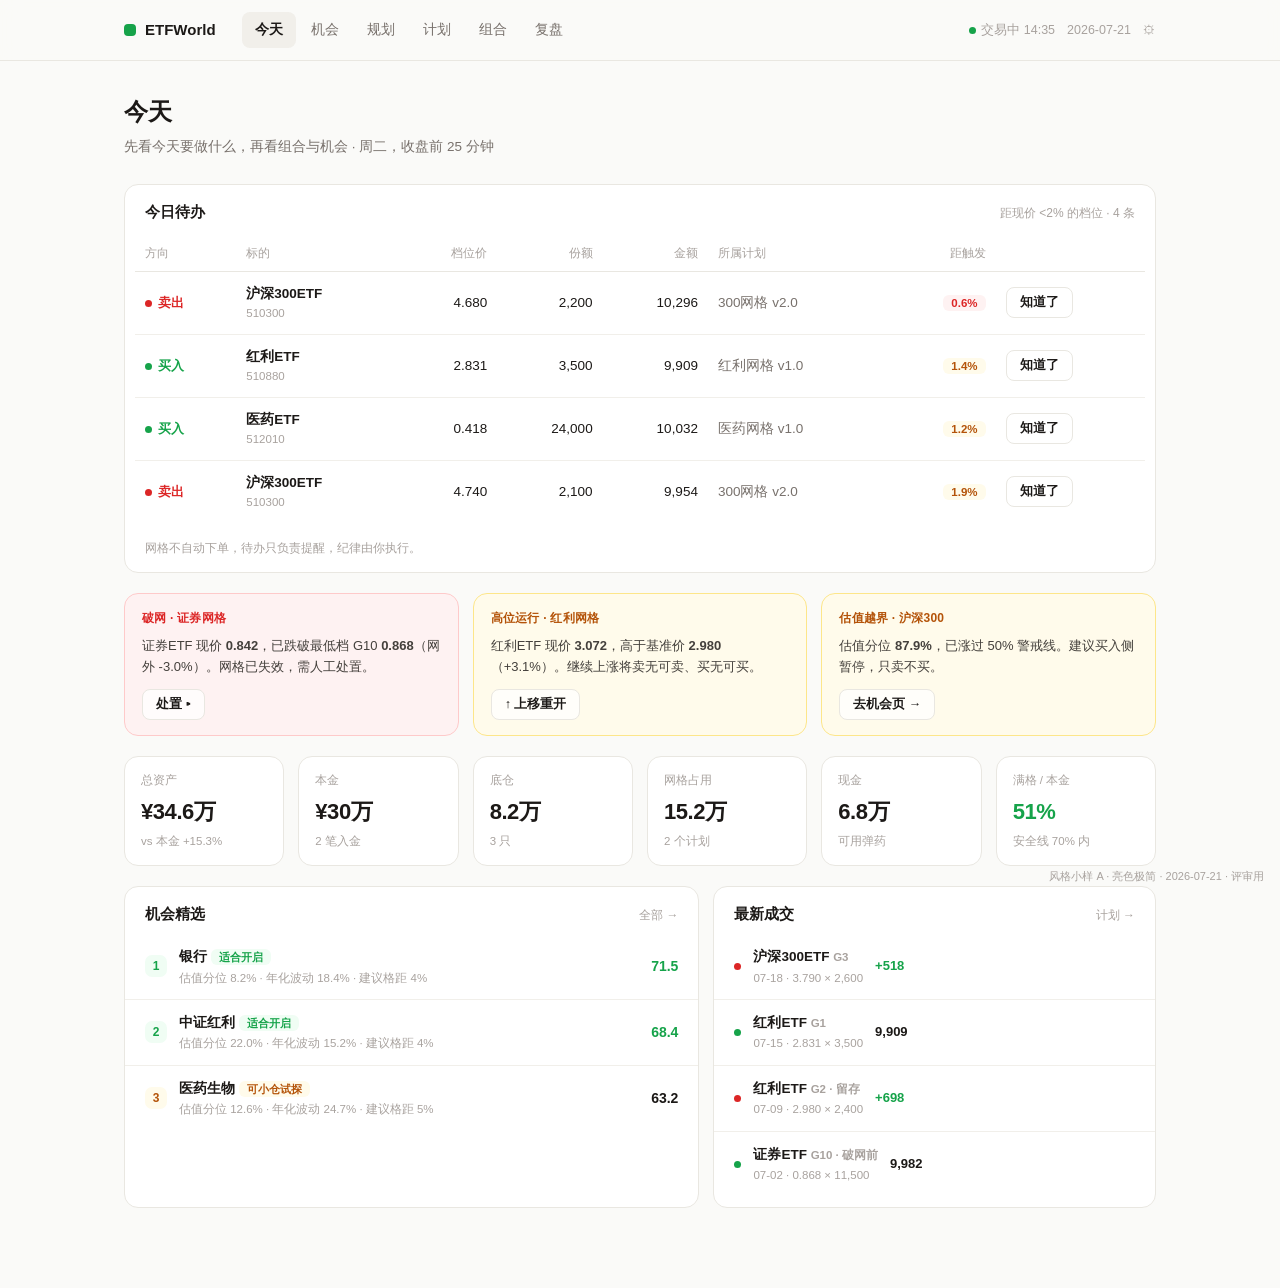
<file: prototypes/Style-A-Light.html>
<!DOCTYPE html>
<!--
  ============================================================================
  风格小样 A · 亮色极简（Light Minimal）
  同一「今天」页面内容，用于与风格 B（研报杂志风）对比评审。
  2026-07-21 · 静态原型，非生产代码 · 无外部请求
  ============================================================================
-->
<html lang="zh-CN">
<head>
<meta charset="UTF-8">
<meta name="viewport" content="width=device-width, initial-scale=1.0">
<title>风格 A · 亮色极简 — ETFWorld</title>
<style>
:root{
  --bg:#FAFAF8; --card:#FFFFFF; --line:#E9E7E1; --line2:#F1EFEA;
  --text:#1C1917; --muted:#78716C; --faint:#A8A29E;
  --accent:#16A34A; --accent-soft:#F0FDF4;
  --red:#DC2626; --red-soft:#FEF2F2; --amber:#B45309; --amber-soft:#FFFBEB;
  --blue:#2563EB;
  --sans:-apple-system,BlinkMacSystemFont,'PingFang SC','Hiragino Sans GB','Microsoft YaHei',sans-serif;
}
*{box-sizing:border-box;margin:0;padding:0;}
body{background:var(--bg);color:var(--text);font-family:var(--sans);font-size:14px;line-height:1.6;-webkit-font-smoothing:antialiased;}
.num{font-variant-numeric:tabular-nums;letter-spacing:-.01em;}

/* 顶栏：轻、留白、中文为主 */
header{position:sticky;top:0;z-index:30;background:rgba(250,250,248,.88);backdrop-filter:blur(10px);border-bottom:1px solid var(--line);}
.hd{max-width:1080px;margin:0 auto;height:60px;display:flex;align-items:center;gap:26px;padding:0 24px;}
.brand{display:flex;align-items:center;gap:9px;font-weight:700;font-size:15px;}
.brand .sq{width:12px;height:12px;border-radius:4px;background:var(--accent);}
nav{display:flex;gap:2px;}
nav a{font-size:13.5px;color:var(--muted);text-decoration:none;padding:7px 13px;border-radius:8px;transition:.12s;}
nav a:hover{color:var(--text);background:var(--line2);}
nav a.on{color:var(--text);font-weight:600;background:var(--line2);}
.hd .right{margin-left:auto;display:flex;align-items:center;gap:12px;font-size:12.5px;color:var(--faint);}
.dot-live{width:7px;height:7px;border-radius:50%;background:var(--accent);display:inline-block;margin-right:5px;}

main{max-width:1080px;margin:0 auto;padding:32px 24px 80px;}
.pagehead{margin-bottom:26px;}
.pagehead h1{font-size:24px;font-weight:700;letter-spacing:-.01em;}
.pagehead p{color:var(--muted);font-size:13.5px;margin-top:5px;}

/* 卡片：白底细边、微圆角、几乎无阴影 */
.card{background:var(--card);border:1px solid var(--line);border-radius:14px;margin-bottom:20px;overflow:hidden;}
.card-h{display:flex;align-items:baseline;justify-content:space-between;padding:16px 20px 0;}
.card-h .t{font-size:14.5px;font-weight:600;}
.card-h .d{font-size:12px;color:var(--faint);}
.card-b{padding:12px 20px 16px;}

/* 待办表：安静的表格，方向用色点 */
table{width:100%;border-collapse:collapse;font-size:13.5px;}
th{font-size:11.5px;font-weight:500;color:var(--faint);text-align:right;padding:8px 10px;border-bottom:1px solid var(--line);}
th.l,td.l{text-align:left;}
td{padding:11px 10px;border-bottom:1px solid var(--line2);text-align:right;font-variant-numeric:tabular-nums;}
tr:last-child td{border-bottom:none;}
tbody tr{transition:.1s;}
tbody tr:hover{background:#FCFCFB;}
.dir{display:inline-flex;align-items:center;gap:6px;font-size:12.5px;font-weight:600;}
.dir i{width:7px;height:7px;border-radius:50%;}
.dir.buy{color:var(--accent);}.dir.buy i{background:var(--accent);}
.dir.sell{color:var(--red);}.dir.sell i{background:var(--red);}
.sym{font-weight:600;}
.sym small{display:block;font-weight:400;color:var(--faint);font-size:11.5px;}
.pill{font-size:11.5px;font-weight:600;padding:2px 8px;border-radius:6px;}
.pill.hot{background:var(--red-soft);color:var(--red);}
.pill.warm{background:var(--amber-soft);color:var(--amber);}
.btn{font-size:12.5px;font-weight:600;padding:6px 13px;border-radius:8px;border:1px solid var(--line);background:var(--card);color:var(--text);cursor:pointer;transition:.12s;}
.btn:hover{border-color:#D6D3CB;}
.btn.primary{background:var(--accent);border-color:var(--accent);color:#fff;}
.btn.primary:hover{filter:brightness(1.05);}
.note{font-size:12px;color:var(--faint);padding:0 20px 14px;}

/* 提醒（预警灯 → 轻色卡片） */
.alerts{display:grid;grid-template-columns:repeat(3,1fr);gap:14px;margin-bottom:20px;}
.alert{border-radius:14px;padding:15px 17px;border:1px solid;}
.alert.crit{background:var(--red-soft);border-color:#FECACA;}
.alert.warnl{background:var(--amber-soft);border-color:#FDE68A;}
.alert .at{font-size:12px;font-weight:700;letter-spacing:.02em;}
.alert.crit .at{color:var(--red);}.alert.warnl .at{color:var(--amber);}
.alert .ab{font-size:13px;line-height:1.65;margin-top:7px;color:#44403C;}
.alert .ab b{font-variant-numeric:tabular-nums;}
.alert .aa{margin-top:11px;display:flex;gap:8px;}
.alert .btn{background:rgba(255,255,255,.75);}

/* KPI：安静的大数字 */
.kpis{display:grid;grid-template-columns:repeat(6,1fr);gap:14px;margin-bottom:20px;}
.kpi{background:var(--card);border:1px solid var(--line);border-radius:14px;padding:14px 16px;}
.kpi .k{font-size:11.5px;color:var(--faint);}
.kpi .v{font-size:22px;font-weight:700;margin-top:5px;letter-spacing:-.02em;font-variant-numeric:tabular-nums;}
.kpi .v.good{color:var(--accent);}
.kpi .f{font-size:11.5px;color:var(--faint);margin-top:3px;}

/* 双栏列表 */
.grid2{display:grid;grid-template-columns:1.3fr 1fr;gap:14px;}
.row{display:flex;align-items:center;gap:12px;padding:12px 20px;border-bottom:1px solid var(--line2);cursor:pointer;transition:.1s;}
.row:last-child{border-bottom:none;}
.row:hover{background:#FCFCFB;}
.rank{width:22px;height:22px;border-radius:7px;background:var(--accent-soft);color:var(--accent);font-size:12px;font-weight:700;display:flex;align-items:center;justify-content:center;flex:none;}
.row .nm{font-weight:600;font-size:13.5px;}
.row .sub{font-size:11.5px;color:var(--faint);margin-top:1px;font-variant-numeric:tabular-nums;}
.row .sc{margin-left:auto;font-weight:700;font-variant-numeric:tabular-nums;}
.row .sc.good{color:var(--accent);}
.chip{font-size:11px;font-weight:600;padding:2px 8px;border-radius:6px;background:var(--accent-soft);color:var(--accent);}
.amt{font-variant-numeric:tabular-nums;font-weight:600;font-size:13px;}
.amt.up{color:var(--accent);}

.proto{position:fixed;bottom:14px;right:16px;font-size:11px;color:var(--faint);}
</style>
</head>
<body>
<header><div class="hd">
  <div class="brand"><span class="sq"></span>ETFWorld</div>
  <nav>
    <a class="on" href="#">今天</a><a href="#">机会</a><a href="#">规划</a><a href="#">计划</a><a href="#">组合</a><a href="#">复盘</a>
  </nav>
  <div class="right"><span><span class="dot-live"></span>交易中 14:35</span><span>2026-07-21</span><span>⚙</span></div>
</div></header>

<main>
  <div class="pagehead">
    <h1>今天</h1>
    <p>先看今天要做什么，再看组合与机会 · 周二，收盘前 25 分钟</p>
  </div>

  <!-- 今日待办 -->
  <div class="card">
    <div class="card-h"><div class="t">今日待办</div><div class="d">距现价 &lt;2% 的档位 · 4 条</div></div>
    <div class="card-b" style="padding-left:10px;padding-right:10px;">
      <table>
        <thead><tr><th class="l">方向</th><th class="l">标的</th><th>档位价</th><th>份额</th><th>金额</th><th class="l">所属计划</th><th>距触发</th><th class="l"></th></tr></thead>
        <tbody>
          <tr><td class="l"><span class="dir sell"><i></i>卖出</span></td><td class="l"><span class="sym">沪深300ETF<small>510300</small></span></td><td>4.680</td><td>2,200</td><td>10,296</td><td class="l" style="color:var(--muted);">300网格 v2.0</td><td><span class="pill hot">0.6%</span></td><td class="l"><button class="btn">知道了</button></td></tr>
          <tr><td class="l"><span class="dir buy"><i></i>买入</span></td><td class="l"><span class="sym">红利ETF<small>510880</small></span></td><td>2.831</td><td>3,500</td><td>9,909</td><td class="l" style="color:var(--muted);">红利网格 v1.0</td><td><span class="pill warm">1.4%</span></td><td class="l"><button class="btn">知道了</button></td></tr>
          <tr><td class="l"><span class="dir buy"><i></i>买入</span></td><td class="l"><span class="sym">医药ETF<small>512010</small></span></td><td>0.418</td><td>24,000</td><td>10,032</td><td class="l" style="color:var(--muted);">医药网格 v1.0</td><td><span class="pill warm">1.2%</span></td><td class="l"><button class="btn">知道了</button></td></tr>
          <tr><td class="l"><span class="dir sell"><i></i>卖出</span></td><td class="l"><span class="sym">沪深300ETF<small>510300</small></span></td><td>4.740</td><td>2,100</td><td>9,954</td><td class="l" style="color:var(--muted);">300网格 v2.0</td><td><span class="pill warm">1.9%</span></td><td class="l"><button class="btn">知道了</button></td></tr>
        </tbody>
      </table>
    </div>
    <div class="note">网格不自动下单，待办只负责提醒，纪律由你执行。</div>
  </div>

  <!-- 提醒 -->
  <div class="alerts">
    <div class="alert crit">
      <div class="at">破网 · 证券网格</div>
      <div class="ab">证券ETF 现价 <b>0.842</b>，已跌破最低档 G10 <b>0.868</b>（网外 -3.0%）。网格已失效，需人工处置。</div>
      <div class="aa"><button class="btn">处置 ▸</button></div>
    </div>
    <div class="alert warnl">
      <div class="at">高位运行 · 红利网格</div>
      <div class="ab">红利ETF 现价 <b>3.072</b>，高于基准价 <b>2.980</b>（+3.1%）。继续上涨将卖无可卖、买无可买。</div>
      <div class="aa"><button class="btn">↑ 上移重开</button></div>
    </div>
    <div class="alert warnl">
      <div class="at">估值越界 · 沪深300</div>
      <div class="ab">估值分位 <b>87.9%</b>，已涨过 50% 警戒线。建议买入侧暂停，只卖不买。</div>
      <div class="aa"><button class="btn">去机会页 →</button></div>
    </div>
  </div>

  <!-- 组合概览 -->
  <div class="kpis">
    <div class="kpi"><div class="k">总资产</div><div class="v">¥34.6万</div><div class="f">vs 本金 +15.3%</div></div>
    <div class="kpi"><div class="k">本金</div><div class="v">¥30万</div><div class="f">2 笔入金</div></div>
    <div class="kpi"><div class="k">底仓</div><div class="v">8.2万</div><div class="f">3 只</div></div>
    <div class="kpi"><div class="k">网格占用</div><div class="v">15.2万</div><div class="f">2 个计划</div></div>
    <div class="kpi"><div class="k">现金</div><div class="v">6.8万</div><div class="f">可用弹药</div></div>
    <div class="kpi"><div class="k">满格 / 本金</div><div class="v good">51%</div><div class="f">安全线 70% 内</div></div>
  </div>

  <!-- 机会 + 成交 -->
  <div class="grid2">
    <div class="card" style="margin-bottom:0;">
      <div class="card-h"><div class="t">机会精选</div><div class="d">全部 →</div></div>
      <div class="card-b" style="padding:8px 0 10px;">
        <div class="row"><span class="rank">1</span><div><div class="nm">银行 <span class="chip">适合开启</span></div><div class="sub">估值分位 8.2% · 年化波动 18.4% · 建议格距 4%</div></div><div class="sc good">71.5</div></div>
        <div class="row"><span class="rank">2</span><div><div class="nm">中证红利 <span class="chip">适合开启</span></div><div class="sub">估值分位 22.0% · 年化波动 15.2% · 建议格距 4%</div></div><div class="sc good">68.4</div></div>
        <div class="row"><span class="rank" style="background:var(--amber-soft);color:var(--amber);">3</span><div><div class="nm">医药生物 <span class="chip" style="background:var(--amber-soft);color:var(--amber);">可小仓试探</span></div><div class="sub">估值分位 12.6% · 年化波动 24.7% · 建议格距 5%</div></div><div class="sc">63.2</div></div>
      </div>
    </div>
    <div class="card" style="margin-bottom:0;">
      <div class="card-h"><div class="t">最新成交</div><div class="d">计划 →</div></div>
      <div class="card-b" style="padding:8px 0 10px;">
        <div class="row"><span class="dir sell"><i></i></span><div><div class="nm">沪深300ETF <span style="color:var(--faint);font-size:11.5px;">G3</span></div><div class="sub">07-18 · 3.790 × 2,600</div></div><div class="amt up">+518</div></div>
        <div class="row"><span class="dir buy"><i></i></span><div><div class="nm">红利ETF <span style="color:var(--faint);font-size:11.5px;">G1</span></div><div class="sub">07-15 · 2.831 × 3,500</div></div><div class="amt">9,909</div></div>
        <div class="row"><span class="dir sell"><i></i></span><div><div class="nm">红利ETF <span style="color:var(--faint);font-size:11.5px;">G2 · 留存</span></div><div class="sub">07-09 · 2.980 × 2,400</div></div><div class="amt up">+698</div></div>
        <div class="row"><span class="dir buy"><i></i></span><div><div class="nm">证券ETF <span style="color:var(--faint);font-size:11.5px;">G10 · 破网前</span></div><div class="sub">07-02 · 0.868 × 11,500</div></div><div class="amt">9,982</div></div>
      </div>
    </div>
  </div>
</main>
<div class="proto">风格小样 A · 亮色极简 · 2026-07-21 · 评审用</div>
</body>
</html>
</file>
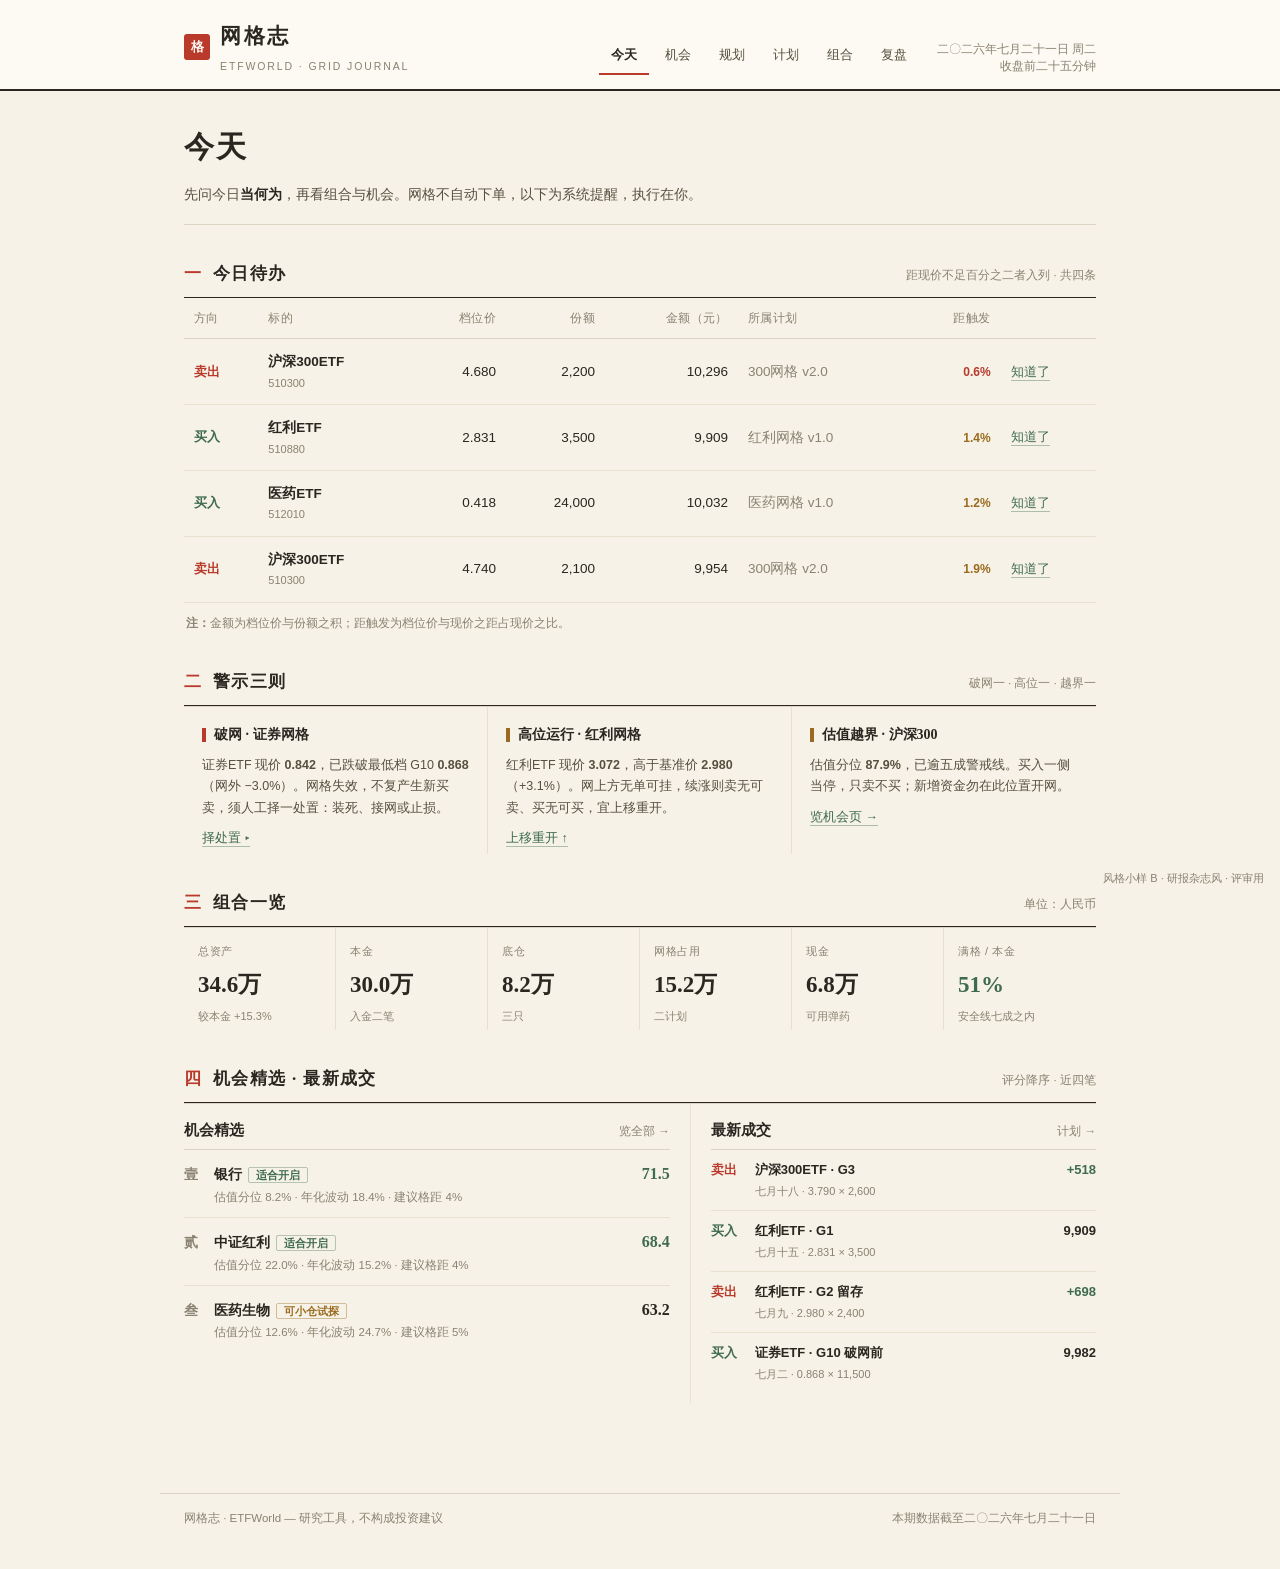
<file: prototypes/Style-B-Editorial.html>
<!DOCTYPE html>
<!--
  ============================================================================
  风格小样 B · 研报杂志风（Editorial / Report）
  同一「今天」页面内容，用于与风格 A（亮色极简）对比评审。
  2026-07-21 · 静态原型，非生产代码 · 无外部请求
  ============================================================================
-->
<html lang="zh-CN">
<head>
<meta charset="UTF-8">
<meta name="viewport" content="width=device-width, initial-scale=1.0">
<title>风格 B · 研报杂志风 — ETFWorld</title>
<style>
:root{
  --paper:#F6F2E8; --card:#FCFAF3; --rule:#DCD5C3; --rule-soft:#E7E1D0;
  --ink:#2A2620; --ink2:#57503F; --mute:#8A8270;
  --seal:#B93A2B;                 /* 朱砂：极克制使用（章、关键警示） */
  --pine:#3F6B4F;                 /* 松绿：正向/适合 */
  --amber:#9A6B1E;
  --serif:'Songti SC','STSong','Noto Serif SC','SimSun',serif;
  --sans:-apple-system,BlinkMacSystemFont,'PingFang SC','Hiragino Sans GB','Microsoft YaHei',sans-serif;
}
*{box-sizing:border-box;margin:0;padding:0;}
body{background:var(--paper);color:var(--ink);font-family:var(--sans);font-size:14px;line-height:1.75;-webkit-font-smoothing:antialiased;}
.num{font-variant-numeric:tabular-nums;}

/* 顶栏：报头 */
header{border-bottom:2px solid var(--ink);background:var(--card);}
.masthead{max-width:960px;margin:0 auto;padding:18px 24px 14px;display:flex;align-items:flex-end;gap:18px;}
.brand{display:flex;align-items:center;gap:10px;}
.brand .seal{width:26px;height:26px;background:var(--seal);color:#FCFAF3;font-family:var(--serif);font-size:13px;font-weight:700;display:flex;align-items:center;justify-content:center;border-radius:3px;line-height:1;}
.brand .cn{font-family:var(--serif);font-size:21px;font-weight:700;letter-spacing:.12em;}
.brand .en{font-size:10.5px;color:var(--mute);letter-spacing:.18em;margin-top:2px;}
nav{display:flex;gap:4px;margin-left:auto;}
nav a{font-size:13px;color:var(--ink2);text-decoration:none;padding:6px 12px;border-bottom:2px solid transparent;}
nav a:hover{color:var(--ink);border-bottom-color:var(--rule);}
nav a.on{color:var(--ink);font-weight:600;border-bottom-color:var(--seal);}
.dateline{font-size:11.5px;color:var(--mute);text-align:right;line-height:1.5;}

main{max-width:960px;margin:0 auto;padding:30px 24px 90px;}

/* 报头导语 */
.pagehead{border-bottom:1px solid var(--rule);padding-bottom:18px;margin-bottom:8px;}
.pagehead h1{font-family:var(--serif);font-size:30px;font-weight:700;letter-spacing:.06em;}
.pagehead .lede{color:var(--ink2);font-size:14px;margin-top:8px;}
.pagehead .lede b{color:var(--ink);}

/* 章节：中文编号 + 细分隔线 */
section{margin-top:34px;}
.sec-h{display:flex;align-items:baseline;gap:12px;border-bottom:1px solid var(--ink);padding-bottom:8px;margin-bottom:0;}
.sec-h .no{font-family:var(--serif);font-size:17px;font-weight:700;color:var(--seal);}
.sec-h .t{font-family:var(--serif);font-size:17px;font-weight:700;letter-spacing:.08em;}
.sec-h .d{margin-left:auto;font-size:11.5px;color:var(--mute);}

/* 报表：细线排印表 */
table{width:100%;border-collapse:collapse;font-size:13.5px;}
th{font-size:11.5px;font-weight:500;color:var(--mute);text-align:right;padding:10px 10px;border-bottom:1px solid var(--rule);letter-spacing:.04em;}
th.l,td.l{text-align:left;}
td{padding:11px 10px;border-bottom:1px solid var(--rule-soft);text-align:right;font-variant-numeric:tabular-nums;}
tbody tr:hover{background:rgba(42,38,32,.025);}
.dir{font-weight:600;font-size:13px;}
.dir.buy{color:var(--pine);}.dir.sell{color:var(--seal);}
.sym{font-weight:600;}
.sym small{display:block;font-weight:400;color:var(--mute);font-size:11px;}
.dist{font-size:12px;font-weight:700;}
.dist.hot{color:var(--seal);}.dist.warm{color:var(--amber);}
.link{font-size:12.5px;color:var(--pine);cursor:pointer;border-bottom:1px solid rgba(63,107,79,.4);padding-bottom:1px;}
.link:hover{border-bottom-color:var(--pine);}
.annot{font-size:12px;color:var(--mute);padding:10px 2px 0;line-height:1.7;}
.annot::before{content:'注：';font-weight:600;}

/* 警示栏：左侧竖线 + 编号 */
.warn{display:grid;grid-template-columns:repeat(3,1fr);gap:0;border-top:1px solid var(--rule);}
.wcell{padding:16px 18px 4px;border-right:1px solid var(--rule-soft);}
.wcell:last-child{border-right:none;}
.wcell .wt{font-family:var(--serif);font-weight:700;font-size:14px;display:flex;align-items:center;gap:8px;}
.wcell .wt .bar{width:4px;height:14px;background:var(--seal);}
.wcell.amber .wt .bar{background:var(--amber);}
.wcell .wb{font-size:12.5px;color:var(--ink2);line-height:1.7;margin-top:8px;}
.wcell .wb b{font-variant-numeric:tabular-nums;}
.wcell .wa{margin-top:9px;font-size:12.5px;}

/* 组合一览：竖排分栏数字 */
.kpis{display:grid;grid-template-columns:repeat(6,1fr);border-top:1px solid var(--rule);}
.kpi{padding:14px 14px 4px;border-right:1px solid var(--rule-soft);}
.kpi:last-child{border-right:none;}
.kpi .k{font-size:11px;color:var(--mute);letter-spacing:.06em;}
.kpi .v{font-family:var(--serif);font-size:23px;font-weight:700;margin-top:4px;font-variant-numeric:tabular-nums;}
.kpi .v.pine{color:var(--pine);}
.kpi .f{font-size:11px;color:var(--mute);margin-top:2px;}

/* 双栏：机会 / 成交 */
.cols{display:grid;grid-template-columns:1.25fr 1fr;gap:0;border-top:1px solid var(--rule);}
.col{padding:14px 20px 10px 0;border-right:1px solid var(--rule-soft);}
.col + .col{padding:14px 0 10px 20px;border-right:none;}
.col-h{font-family:var(--serif);font-size:14.5px;font-weight:700;display:flex;justify-content:space-between;align-items:baseline;padding-bottom:6px;border-bottom:1px solid var(--rule);}
.col-h .d{font-size:11.5px;color:var(--mute);font-family:var(--sans);font-weight:400;}
.prow{display:flex;align-items:baseline;gap:10px;padding:10px 0;border-bottom:1px solid var(--rule-soft);cursor:pointer;}
.prow:last-child{border-bottom:none;}
.prow .no{font-family:var(--serif);font-weight:700;color:var(--mute);width:20px;}
.prow .nm{font-weight:600;}
.prow .tag{font-size:11px;color:var(--pine);border:1px solid rgba(63,107,79,.35);padding:1px 7px;border-radius:2px;margin-left:6px;}
.prow .tag.amber{color:var(--amber);border-color:rgba(154,107,30,.4);}
.prow .sub{font-size:11.5px;color:var(--mute);font-variant-numeric:tabular-nums;}
.prow .sc{margin-left:auto;font-family:var(--serif);font-size:16px;font-weight:700;color:var(--pine);font-variant-numeric:tabular-nums;}
.prow .sc.ink{color:var(--ink);}
.trow{display:flex;align-items:baseline;gap:10px;padding:9px 0;border-bottom:1px solid var(--rule-soft);font-size:13px;}
.trow:last-child{border-bottom:none;}
.trow .d{font-weight:600;font-size:12.5px;width:34px;flex:none;}
.trow .d.buy{color:var(--pine);}.trow .d.sell{color:var(--seal);}
.trow .what{flex:1;min-width:0;}
.trow .what .nm{font-weight:600;}
.trow .what .sub{font-size:11px;color:var(--mute);font-variant-numeric:tabular-nums;}
.trow .amt{font-variant-numeric:tabular-nums;font-weight:600;}
.trow .amt.up{color:var(--pine);}

/* 页脚 */
footer{max-width:960px;margin:0 auto;padding:0 24px 40px;font-size:11.5px;color:var(--mute);border-top:1px solid var(--rule);padding-top:14px;display:flex;justify-content:space-between;}
.proto{position:fixed;bottom:12px;right:16px;font-size:11px;color:var(--mute);}
</style>
</head>
<body>
<header><div class="masthead">
  <div class="brand"><span class="seal">格</span><div><div class="cn">网格志</div><div class="en">ETFWORLD · GRID JOURNAL</div></div></div>
  <nav>
    <a class="on" href="#">今天</a><a href="#">机会</a><a href="#">规划</a><a href="#">计划</a><a href="#">组合</a><a href="#">复盘</a>
  </nav>
  <div class="dateline">二〇二六年七月二十一日 周二<br>收盘前二十五分钟</div>
</div></header>

<main>
  <div class="pagehead">
    <h1>今天</h1>
    <div class="lede">先问今日<b>当何为</b>，再看组合与机会。网格不自动下单，以下为系统提醒，执行在你。</div>
  </div>

  <!-- 一、今日待办 -->
  <section>
    <div class="sec-h"><span class="no">一</span><span class="t">今日待办</span><span class="d">距现价不足百分之二者入列 · 共四条</span></div>
    <table>
      <thead><tr><th class="l">方向</th><th class="l">标的</th><th>档位价</th><th>份额</th><th>金额（元）</th><th class="l">所属计划</th><th>距触发</th><th class="l"></th></tr></thead>
      <tbody>
        <tr><td class="l"><span class="dir sell">卖出</span></td><td class="l"><span class="sym">沪深300ETF<small>510300</small></span></td><td>4.680</td><td>2,200</td><td>10,296</td><td class="l" style="color:var(--mute);">300网格 v2.0</td><td><span class="dist hot">0.6%</span></td><td class="l"><span class="link">知道了</span></td></tr>
        <tr><td class="l"><span class="dir buy">买入</span></td><td class="l"><span class="sym">红利ETF<small>510880</small></span></td><td>2.831</td><td>3,500</td><td>9,909</td><td class="l" style="color:var(--mute);">红利网格 v1.0</td><td><span class="dist warm">1.4%</span></td><td class="l"><span class="link">知道了</span></td></tr>
        <tr><td class="l"><span class="dir buy">买入</span></td><td class="l"><span class="sym">医药ETF<small>512010</small></span></td><td>0.418</td><td>24,000</td><td>10,032</td><td class="l" style="color:var(--mute);">医药网格 v1.0</td><td><span class="dist warm">1.2%</span></td><td class="l"><span class="link">知道了</span></td></tr>
        <tr><td class="l"><span class="dir sell">卖出</span></td><td class="l"><span class="sym">沪深300ETF<small>510300</small></span></td><td>4.740</td><td>2,100</td><td>9,954</td><td class="l" style="color:var(--mute);">300网格 v2.0</td><td><span class="dist warm">1.9%</span></td><td class="l"><span class="link">知道了</span></td></tr>
      </tbody>
    </table>
    <div class="annot">金额为档位价与份额之积；距触发为档位价与现价之距占现价之比。</div>
  </section>

  <!-- 二、警示 -->
  <section>
    <div class="sec-h"><span class="no">二</span><span class="t">警示三则</span><span class="d">破网一 · 高位一 · 越界一</span></div>
    <div class="warn">
      <div class="wcell">
        <div class="wt"><span class="bar"></span>破网 · 证券网格</div>
        <div class="wb">证券ETF 现价 <b>0.842</b>，已跌破最低档 G10 <b>0.868</b>（网外 −3.0%）。网格失效，不复产生新买卖，须人工择一处置：装死、接网或止损。</div>
        <div class="wa"><span class="link">择处置 ▸</span></div>
      </div>
      <div class="wcell amber">
        <div class="wt"><span class="bar"></span>高位运行 · 红利网格</div>
        <div class="wb">红利ETF 现价 <b>3.072</b>，高于基准价 <b>2.980</b>（+3.1%）。网上方无单可挂，续涨则卖无可卖、买无可买，宜上移重开。</div>
        <div class="wa"><span class="link">上移重开 ↑</span></div>
      </div>
      <div class="wcell amber">
        <div class="wt"><span class="bar"></span>估值越界 · 沪深300</div>
        <div class="wb">估值分位 <b>87.9%</b>，已逾五成警戒线。买入一侧当停，只卖不买；新增资金勿在此位置开网。</div>
        <div class="wa"><span class="link">览机会页 →</span></div>
      </div>
    </div>
  </section>

  <!-- 三、组合一览 -->
  <section>
    <div class="sec-h"><span class="no">三</span><span class="t">组合一览</span><span class="d">单位：人民币</span></div>
    <div class="kpis">
      <div class="kpi"><div class="k">总资产</div><div class="v">34.6万</div><div class="f">较本金 +15.3%</div></div>
      <div class="kpi"><div class="k">本金</div><div class="v">30.0万</div><div class="f">入金二笔</div></div>
      <div class="kpi"><div class="k">底仓</div><div class="v">8.2万</div><div class="f">三只</div></div>
      <div class="kpi"><div class="k">网格占用</div><div class="v">15.2万</div><div class="f">二计划</div></div>
      <div class="kpi"><div class="k">现金</div><div class="v">6.8万</div><div class="f">可用弹药</div></div>
      <div class="kpi"><div class="k">满格 / 本金</div><div class="v pine">51%</div><div class="f">安全线七成之内</div></div>
    </div>
  </section>

  <!-- 四、机会与成交 -->
  <section>
    <div class="sec-h"><span class="no">四</span><span class="t">机会精选 · 最新成交</span><span class="d">评分降序 · 近四笔</span></div>
    <div class="cols">
      <div class="col">
        <div class="col-h">机会精选<span class="d">览全部 →</span></div>
        <div class="prow"><span class="no">壹</span><div><div class="nm">银行<span class="tag">适合开启</span></div><div class="sub">估值分位 8.2% · 年化波动 18.4% · 建议格距 4%</div></div><span class="sc">71.5</span></div>
        <div class="prow"><span class="no">贰</span><div><div class="nm">中证红利<span class="tag">适合开启</span></div><div class="sub">估值分位 22.0% · 年化波动 15.2% · 建议格距 4%</div></div><span class="sc">68.4</span></div>
        <div class="prow"><span class="no">叁</span><div><div class="nm">医药生物<span class="tag amber">可小仓试探</span></div><div class="sub">估值分位 12.6% · 年化波动 24.7% · 建议格距 5%</div></div><span class="sc ink">63.2</span></div>
      </div>
      <div class="col">
        <div class="col-h">最新成交<span class="d">计划 →</span></div>
        <div class="trow"><span class="d sell">卖出</span><div class="what"><div class="nm">沪深300ETF · G3</div><div class="sub">七月十八 · 3.790 × 2,600</div></div><span class="amt up">+518</span></div>
        <div class="trow"><span class="d buy">买入</span><div class="what"><div class="nm">红利ETF · G1</div><div class="sub">七月十五 · 2.831 × 3,500</div></div><span class="amt">9,909</span></div>
        <div class="trow"><span class="d sell">卖出</span><div class="what"><div class="nm">红利ETF · G2 留存</div><div class="sub">七月九 · 2.980 × 2,400</div></div><span class="amt up">+698</span></div>
        <div class="trow"><span class="d buy">买入</span><div class="what"><div class="nm">证券ETF · G10 破网前</div><div class="sub">七月二 · 0.868 × 11,500</div></div><span class="amt">9,982</span></div>
      </div>
    </div>
  </section>
</main>

<footer><span>网格志 · ETFWorld — 研究工具，不构成投资建议</span><span>本期数据截至二〇二六年七月二十一日</span></footer>
<div class="proto">风格小样 B · 研报杂志风 · 评审用</div>
</body>
</html>
</file>
